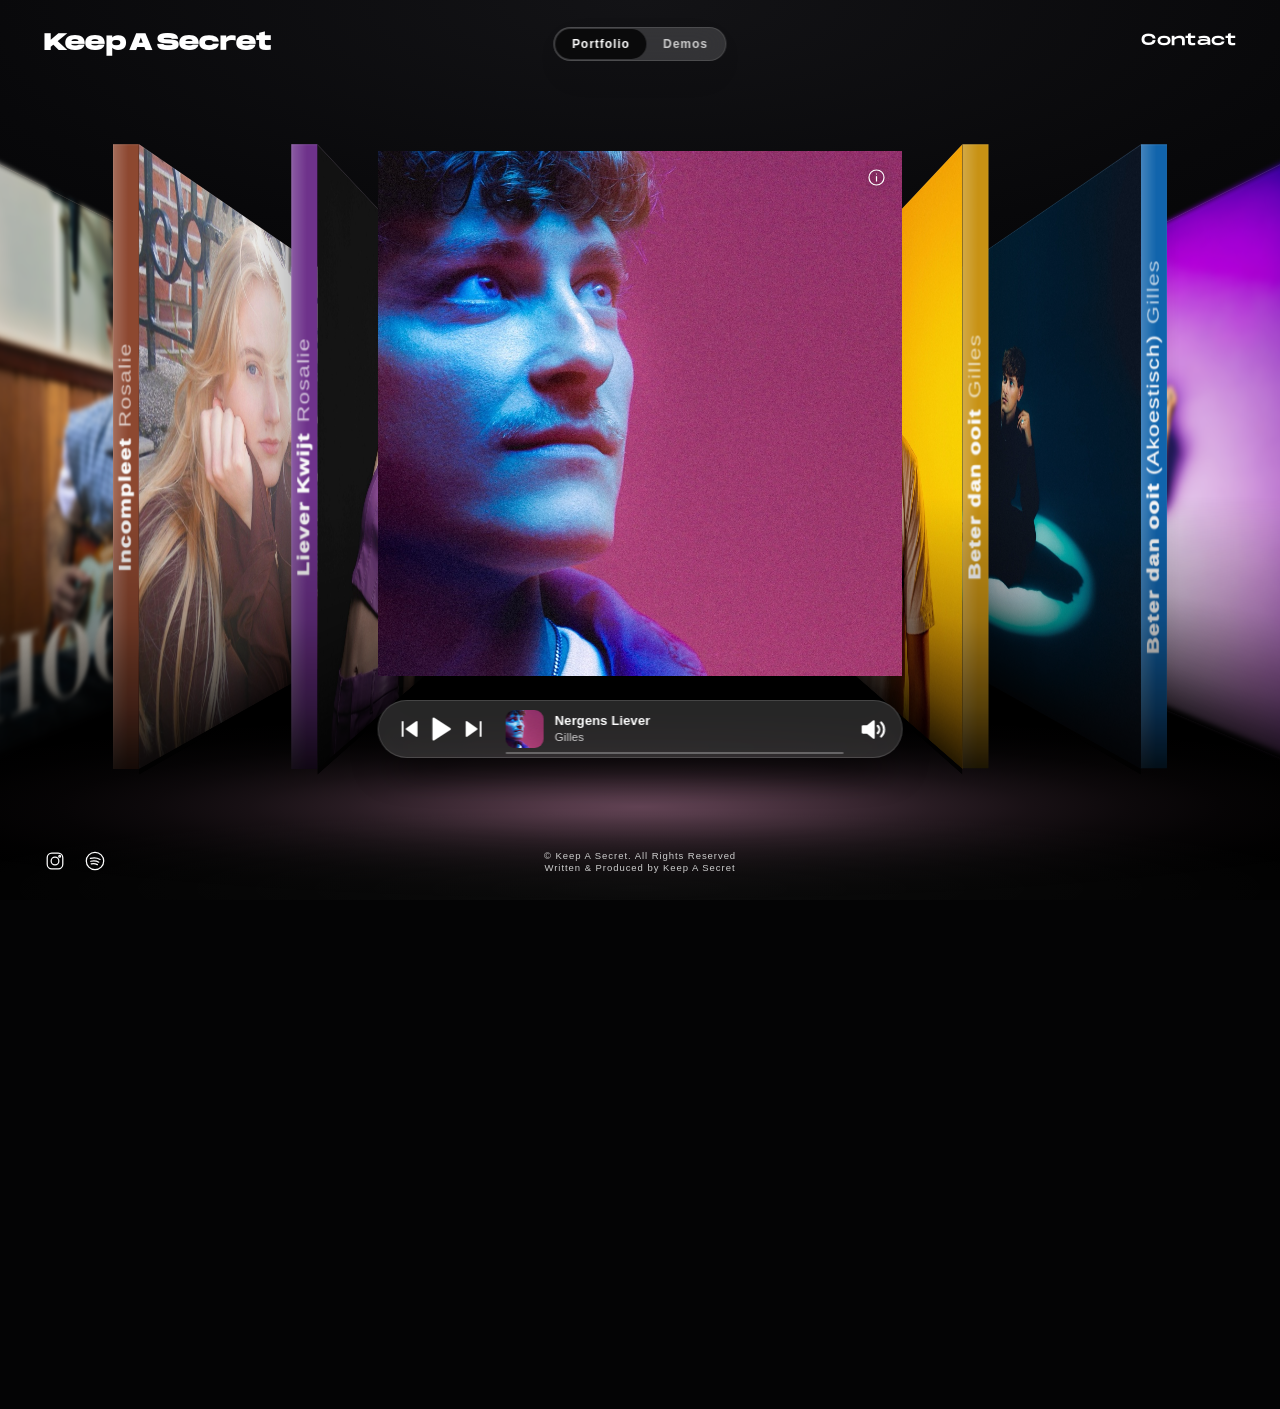
<file: index.html>
<!DOCTYPE html>
<html lang="en" class="pf-html">
<head>
<meta charset="utf-8">
<meta name="viewport" content="width=device-width, initial-scale=1, viewport-fit=cover">
<title>Keep A Secret — Portfolio</title>
<meta name="description" content="A private listening room. By invitation only.">
<meta name="robots" content="noindex, nofollow">
<meta name="theme-color" content="#08080a">

<!-- Link-preview cards only — the page above is noindex, so none of this
     is for search, only for how the bare link looks pasted into an email,
     Slack DM, or iMessage sent to an A&R. Deliberately keepasecret.nl,
     not demo-portal.keepasecret.nl — that's the one actually being sent
     out, CLAUDE.md's "primary URL to hand out" note notwithstanding. -->
<meta property="og:type" content="website">
<meta property="og:site_name" content="Keep A Secret">
<meta property="og:title" content="Keep A Secret — Demo Portal">
<meta property="og:description" content="A private listening room. By invitation only.">
<meta property="og:url" content="https://keepasecret.nl/">
<meta property="og:image" content="https://keepasecret.nl/img/og-preview.jpg">
<meta property="og:image:width" content="1000">
<meta property="og:image:height" content="1000">
<meta name="twitter:card" content="summary_large_image">
<meta name="twitter:title" content="Keep A Secret — Demo Portal">
<meta name="twitter:description" content="A private listening room. By invitation only.">
<meta name="twitter:image" content="https://keepasecret.nl/img/og-preview.jpg">

<script>
/* Which design this device gets: the shelf of covers (index.html) is for screens with a mouse; on a phone (a touch screen
   with a short side of 500px or less) the Portfolio is this player page instead. ?layout=phone or ?layout=desktop forces one. */
(function () {
  var f = /[?&]layout=(phone|desktop)/.exec(location.search);
  var phone = f ? f[1] === 'phone' : navigator.maxTouchPoints > 0 && Math.min(innerWidth, innerHeight) <= 500;
  if (phone) location.replace('player.html' + (f ? '?layout=' + f[1] : ''));
})();
</script>

<link rel="preload" as="font" type="font/otf" href="fonts/MonumentExtended-Ultrabold.otf" crossorigin>
<link rel="preload" as="font" type="font/otf" href="fonts/MonumentExtended-Regular.otf" crossorigin>
<link rel="stylesheet" href="css/styles.css">
<link rel="stylesheet" href="css/portfolio.css">
<script>
/* Keeps the lettering out of sight until Monument Extended is in, instead
   of flashing it in a fallback face first (see the note in demos.html). */
(function () {
  var d = document.documentElement, done = function () { d.classList.remove('fonts-wait'); };
  d.classList.add('fonts-wait');
  try {
    Promise.all([document.fonts.load('800 1em "Monument Extended"'), document.fonts.load('400 1em "Monument Extended"')]).then(done, done);
  } catch (e) { done(); }
  setTimeout(done, 1200);
})();
</script>
<!-- The demos page is one click away: fetch it quietly in the background so it is up the instant it's opened. -->
<link rel="prefetch" href="demos.html">
<link rel="prefetch" href="css/demos.css">
<link rel="prefetch" href="js/demos.js" as="script">
<script src="js/transition.js"></script>
<style>
/* the player bar stands under the middle cover (js/center-cd.js sets --np-top and --mid-k) and is as wide as that cover */
.np { bottom: auto; top: var(--np-top, 70vh);
  width: min(calc(var(--w) * var(--mid-k, 1)), calc(100vw - 2 * clamp(16px, 4vw, 48px))); }
.cd { cursor: pointer; }
/* each side stack is its own perspective box over the shelf's box (js/center-cd.js moves the covers into them), so it follows the pointer by itself */
.stack { position: absolute; inset: 0; z-index: 1; pointer-events: none;
  perspective: calc(var(--w) * 1.25);
  perspective-origin: calc(50% + var(--px, 0) * var(--sway, 2.6%)) calc(50% + var(--py, 0) * var(--sway-y, 1.3%)); }
.stack > .cd { pointer-events: auto; }
.floor .stack { z-index: 0; }
/* the middle cover is smaller than the others (--ms, set by center-cd.js): the cover scales about its own middle, its reflection about its hinge */
.cd__btn { scale: var(--ms, 1); transition: scale .6s cubic-bezier(.2, .75, .2, 1); }
.cd.no-tr .cd__btn { transition: none; }
.fl { translate: var(--x) var(--fy, 0px) var(--z, 0px); scale: var(--ms, 1); }
.cd, .fl { transition: translate .5s cubic-bezier(.3, .6, .2, 1), rotate .38s cubic-bezier(.45, 0, .25, 1), opacity .25s var(--ease), scale .42s ease; }   /* the covers that shift along */
.fl, .fl.is-front, .fl.is-entering { transition-property: translate, rotate, opacity, scale; }
.cd.is-mid { cursor: default; }
/* the cover that is chosen comes forward faster (turning to face you, sliding out and growing); everything else keeps its own speed:
   the covers that shift along and the one that goes back to its side use the shelf's normal timing, because that one has lost .is-front */
.cd, .fl { transition-property: translate, rotate, opacity, scale; }
/* The two covers that change places move as a pair: the one that goes back (.is-back) and the one that comes forward (.is-front) have exactly the same time and curve,
   starting together, so one is never ahead of the other (no empty middle, no overlap). The covers that shift along keep the shelf's own timing. */
.cd.is-back, .fl.is-back, .cd.is-front, .fl.is-front { transition: translate .42s cubic-bezier(.45, 0, .25, 1), rotate .42s cubic-bezier(.45, 0, .25, 1), opacity .25s var(--ease), scale .42s cubic-bezier(.45, 0, .25, 1); }
.cd.is-back .cd__btn, .cd.is-front .cd__btn { transition: scale .42s cubic-bezier(.45, 0, .25, 1); }
.cd.no-tr .cd__btn { transition: none; }
/* the cover that goes round the end of the row: out and in a bit faster than on the shelf */
.cd.is-entering { transition: translate .5s cubic-bezier(.1, .72, .15, 1), rotate .3s; }
.fl.is-entering { transition: translate .5s cubic-bezier(.1, .72, .15, 1), rotate .3s, opacity .25s var(--ease); }
.cd.is-fading .cd__face, .cd.is-fading .cd__edge, .cd.is-fading .cd__shade, .fl.is-fading .fl__glow, .fl.is-fading .fl__edge { transition: opacity .28s var(--ease) !important; }
.cd.is-entering .cd__shade, .fl.is-entering .fl__glow, .fl.is-entering .fl__edge, .cd.is-entering .cd__face, .cd.is-entering .cd__edge { transition: opacity .28s cubic-bezier(.4, 0, .6, 1) !important; }
/* fewer separate layers: the artwork, the spine and the reflection of the spine are no longer each kept in a layer of their own (the browser still makes one while one of them fades) */
.cd__face, .cd__edge, .fl__edge { will-change: auto; }
.art-info { position: fixed; z-index: 25; left: 0; top: 0; width: 32px; height: 32px; padding: 0;
  display: grid; place-items: center; cursor: pointer; background: none; border: 0;
  transition: opacity .3s ease; -webkit-tap-highlight-color: transparent; }
/* the same icon as the social links bottom left: a white ring with a white i in it, drawn in the same thin line */
.art-info svg { display: block; width: 19px; height: 19px; fill: none; stroke: #fff; stroke-width: 1.5; stroke-linecap: round;
  transition: stroke .4s var(--ease); filter: drop-shadow(0 0 4px rgba(0, 0, 0, .55)); }
.art-info:hover svg { stroke: #8c8c8c; }
.art-info.is-away, html.is-focused .art-info { opacity: 0; pointer-events: none; }
.art-info:focus { outline: none; }
/* while the credits are open the page's own header goes quiet, so it does not show through the dark under the Back button */
.pf__bar { transition: opacity .3s ease; }
html.is-focused .pf__bar { opacity: 0; }
/* the two stacks are a touch darker than the middle cover, so the middle one stands out (but with their colour, not washed out) */
.cd:not(.is-mid) .cd__face { filter: saturate(1) brightness(.98); }
.cd:not(.is-mid) .cd__edge { filter: saturate(1) brightness(calc((1 + var(--mag, 0) * .22) * .98)); }
.cd.is-rim:not(.is-mid) .cd__face { filter: blur(calc(max(2px, var(--w) * .0055) * (1 - var(--mag, 0)))) saturate(1) brightness(.98); }
.cd__face, .cd__edge { transition: filter .4s ease; }
/* the covers in the stacks fade into the dark at their foot (no hard bottom edge, so they stand in the room rather than hang in the light) (the artwork's own shade, and the spine) */
.cd--l:not(.is-mid) .cd__shade { background: linear-gradient(to top, rgba(0, 0, 0, .86), rgba(0, 0, 0, .56) 10%, rgba(0, 0, 0, .24) 24%, rgba(0, 0, 0, 0) 44%), linear-gradient(to right, rgba(0, 0, 0, 0) 34%, rgba(0, 0, 0, .3) 68%, rgba(0, 0, 0, .78) 100%); }
.cd--r:not(.is-mid) .cd__shade { background: linear-gradient(to top, rgba(0, 0, 0, .86), rgba(0, 0, 0, .56) 10%, rgba(0, 0, 0, .24) 24%, rgba(0, 0, 0, 0) 44%), linear-gradient(to left, rgba(0, 0, 0, 0) 34%, rgba(0, 0, 0, .3) 68%, rgba(0, 0, 0, .78) 100%); }
/* the thin dark-coloured line the sleeve draws just outside its foot and spine would stay as a bright outline where the cover itself fades into the dark: only the lit top / inner lines stay */
.cd--l:not(.is-mid) .cd__shade, .cd--r:not(.is-mid) .cd__shade { box-shadow: inset 0 1px 0 var(--edge-lite); }
.cd--l:not(.is-mid) .cd__edge { box-shadow: inset 1px 0 0 var(--edge-lite), inset 0 1px 0 var(--edge-lite); }
.cd--r:not(.is-mid) .cd__edge { box-shadow: inset -1px 0 0 var(--edge-lite), inset 0 1px 0 var(--edge-lite); }
/* the shading reaches a little past the artwork's foot: the outer covers' artwork is blurred, and its blurred rim (and, where the two meet at a slant, its last pixel row) would otherwise show as a thin bright line below the fade */
.cd:not(.is-mid) .cd__shade { inset: 0 0 -6px 0; }
.cd:not(.is-mid) .cd__edge::after { content: ''; position: absolute; inset: 0; pointer-events: none; background: linear-gradient(to top, rgba(0, 0, 0, .86), rgba(0, 0, 0, .56) 10%, rgba(0, 0, 0, .24) 24%, rgba(0, 0, 0, 0) 44%); }
/* The light and the reflection on the floor under a stack cover are only there while it is lifted (--mag, 0 → 1 under the pointer); at rest nothing glows under it.
   The reflection of the spine also stands in line with the spine itself: it sat about one thickness too far back, which slid it towards the middle of the page. */
.fl:not(.is-front) .fl__glow { opacity: calc(var(--mag, 0) * .6); }
.fl:not(.is-front) .fl__edge { opacity: calc(var(--mag, 0) * .85); }
.fl.cd--l .fl__edge { translate: calc(var(--t) * -1.2) calc(var(--mag, 0) * var(--w) * .1); }
.fl.cd--r .fl__edge { translate: calc(var(--t) * 1.2) calc(var(--mag, 0) * var(--w) * .1); }
/* the middle cover's light on the floor, under the player bar (js/center-cd.js); its own pool in the floor is off */
.fl.is-front .fl__glow { opacity: 0 !important; }
.mid-light { position: fixed; inset: 0; z-index: 0; pointer-events: none; opacity: 0;
  transform: translateX(var(--gx, 0px)); transition: opacity .5s var(--ease), transform .6s cubic-bezier(.2, .75, .2, 1); }
.mid-light.is-on { opacity: 1; }
.mid-glow { position: absolute; left: 50%; top: calc(var(--np-top, 70vh) + 29px + 78px); width: var(--gw, 600px); height: 190px;
  transform: translate(-50%, -50%); border-radius: 50%;
  /* a smooth many-stop gradient instead of a blur filter: the same soft look, without the cost of blurring a large area on every change */
  background: radial-gradient(closest-side, hsl(var(--h) calc(var(--s) * .6%) 60% / 0.54), hsl(var(--h) calc(var(--s) * .6%) 60% / 0.47) 10%, hsl(var(--h) calc(var(--s) * .6%) 60% / 0.34) 24%, hsl(var(--h) calc(var(--s) * .6%) 60% / 0.22) 36%, hsl(var(--h) calc(var(--s) * .6%) 60% / 0.13) 48%, hsl(var(--h) calc(var(--s) * .6%) 60% / 0.07) 60%, hsl(var(--h) calc(var(--s) * .6%) 60% / 0.03) 72%, hsl(var(--h) calc(var(--s) * .6%) 60% / 0.008) 86%, hsl(var(--h) calc(var(--s) * .6%) 60% / 0) 100%); }
/* The volume. Pressing the speaker slides it, smoothly, left to where the artwork's thumbnail stands (--vdx, set by the script), while the artwork,
   title and artist blur away exactly as they do when the times come up (.is-time); behind the speaker a volume line is drawn out
   that it leaves behind: its left end keeps pace with the speaker (same time, same curve), its right end stays where the speaker was. */
.np { --vt: .62s; --vc: cubic-bezier(.3, .6, .2, 1); }
.np__btn--vol { z-index: 2; translate: 0 0; transition: translate var(--vt) var(--vc), transform .3s var(--ease), opacity .3s var(--ease); }
.np.is-vol .np__btn--vol { translate: calc(var(--vdx, 0px) * -1) 0; }
/* the artwork, title and artist in the bar give way — a bit more blurred and a touch fainter than the stylesheet's .75 / 3.5px — while the times (timeline) or the volume line come up */
.np.is-time .np__who, .np.is-vol .np__who { opacity: .6; filter: blur(5.5px); pointer-events: none; transition: opacity var(--tm) var(--tm-out), filter var(--tm) var(--tm-out); }
.np.is-vol .np__scrub { opacity: 0; pointer-events: none; transition: opacity var(--tm) var(--tm-out); }
.np .np__vol .np__flyout {
  position: absolute; left: auto; bottom: auto; right: 19px; top: 50%;
  width: calc(var(--vdx, 0px) - 19px); height: 30px; margin-top: -15px;
  display: block; border-radius: 0; background: none; box-shadow: none;
  -webkit-backdrop-filter: none; backdrop-filter: none;
  opacity: 1; visibility: visible;
  transform: scaleX(0); transform-origin: 100% 50%;
  pointer-events: none;
  transition: transform var(--vt) var(--vc);
}
.np.is-vol .np__vol .np__flyout { transform: scaleX(1); pointer-events: auto; }
.np .np__vtrack { position: absolute; inset: 0; width: auto; height: auto; display: block; }
.np .np__vtrack::before { top: 50%; bottom: auto; left: 0; right: 0; width: auto; height: 9px; margin: -4.5px 0 0; }
.np .np__vfill { left: 0; bottom: auto; top: 50%; width: 40%; height: 9px; margin: -4.5px 0 0; }
@media (prefers-reduced-motion: reduce) { .np { --vt: .01s; } }
</style>
</head>
<body class="page-pf">

<header class="pf__bar">
  <div class="wordmark">
    <span class="wordmark__main">Keep A Secret</span>
  </div>
  <nav class="topbar__links">
    <a class="tag" href="contact.html">Contact</a>
  </nav>
</header>

<nav class="seg" data-seg aria-label="Pages">
  <span class="seg__thumb" aria-hidden="true"></span>
  <a class="seg__btn" href="index.html" aria-current="page">Portfolio</a>
  <a class="seg__btn" href="demos.html">Demos</a>
</nav>

<main class="pf" data-pf>
  <h1 class="pf__title">Portfolio</h1>
  <div class="floor" data-floor aria-hidden="true"></div>
  <div class="shelf" data-shelf role="list"></div>
  <!-- bottom left, level with the credit line: Instagram and the Spotify playlist
       (hrefs set from CONFIG.instagram / CONFIG.spotify by js/portfolio.js) -->
  <div class="socials">
    <a data-instagram href="#" target="_blank" rel="noopener noreferrer" aria-label="Instagram" hidden>
      <svg viewBox="0 0 24 24" aria-hidden="true">
        <rect x="3.5" y="3.5" width="17" height="17" rx="5"/>
        <circle cx="12" cy="12" r="4.2"/>
        <circle cx="17.1" cy="6.9" r="1"/>
      </svg>
    </a>
    <a data-spotify-playlist href="#" target="_blank" rel="noopener noreferrer" aria-label="Spotify playlist" hidden>
      <svg viewBox="0 0 24 24" aria-hidden="true">
        <circle cx="12" cy="12" r="9.5"/>
        <path d="M6.9 9.2c3.6-1 7.6-.7 10.6 1.1M7.4 12.3c3-.8 6.2-.5 8.7 1M7.9 15.2c2.4-.6 4.7-.3 6.7.8"/>
      </svg>
    </a>
  </div>

  <footer class="pf__foot">
    <p>&copy; Keep A Secret. All Rights Reserved</p>
    <p>Written &amp; Produced by Keep A Secret</p>
  </footer>
</main>

<!-- ══════════ THE CREDITS ══════════
     Opened by a click on the big cover in the middle, or on the small artwork in the player bar (js/center.js, Focus). -->
<div class="focus" data-focus hidden>
  <div class="focus__veil" data-veil></div>

  <div class="focus__stage" data-stage>
    <div class="focus__card" data-card><img data-card-img alt=""></div>
  </div>

  <section class="focus__info" data-info>
    <h2 class="focus__title" data-title></h2>
    <p class="focus__artist" data-artist></p>
    <p class="focus__line" data-year hidden></p>
    <p class="focus__note" data-note hidden></p>

    <div class="focus__credits" data-credits hidden></div>
    <div class="focus__links" data-links></div>
    <p class="focus__credit" data-credit-line>Written &amp; Produced by Keep A Secret</p>
  </section>

  <!-- small streaming icons, bottom right: they go to the track's own link when
       CONFIG.portfolio gives one (spotify / apple), otherwise to a search for it -->
  <div class="focus__stream">
    <a class="focus__svc" data-spotify target="_blank" rel="noopener noreferrer" aria-label="Listen on Spotify" title="Spotify">
      <svg viewBox="0 0 24 24" aria-hidden="true"><circle cx="12" cy="12" r="11" fill="currentColor"/><path d="M5.9 9.1c4.3-1.2 9-.8 12.6 1.4M6.5 12.4c3.6-.9 7.3-.6 10.3 1.2M7.1 15.5c2.9-.7 5.7-.4 8.1.9" fill="none" stroke="#060607" stroke-width="1.8" stroke-linecap="round"/></svg>
    </a>
    <a class="focus__svc" data-apple target="_blank" rel="noopener noreferrer" aria-label="Listen on Apple Music" title="Apple Music">
      <svg viewBox="0 0 24 24" aria-hidden="true"><rect x="1" y="1" width="22" height="22" rx="5.5" fill="currentColor"/><path d="M9.1 17.3a2.1 2.1 0 1 1-1.3-1.9V8.4a.9.9 0 0 1 .7-.9l6.6-1.4a.9.9 0 0 1 1.1.9v8.4a2.1 2.1 0 1 1-1.3-1.9V8.6l-5.1 1.1z" fill="#060607"/></svg>
    </a>
  </div>

  <button class="focus__close" data-close type="button" aria-label="Back to the shelf">Back</button>
</div>

<button class="art-info" data-art-info type="button" aria-label="Credits">
  <svg viewBox="0 0 24 24" aria-hidden="true"><circle cx="12" cy="12" r="9.5"/><path d="M12 11v5.4M12 7.6h.01"/></svg>
</button>

<div class="np" data-np role="region" aria-label="Now playing">
  <div class="np__ctrl">
    <button class="np__btn" data-np-prev type="button" aria-label="Previous">
      <svg viewBox="0 0 24 24" aria-hidden="true"><path d="M18 6 9.5 12 18 18Z"/><path d="M6 6v12"/></svg>
    </button>
    <button class="np__btn np__btn--play" data-np-play type="button" aria-label="Play">
      <svg class="i-play" viewBox="0 0 24 24" aria-hidden="true"><path d="M9 5.5 19 12 9 18.5Z"/></svg>
      <svg class="i-pause" viewBox="0 0 24 24" aria-hidden="true"><rect x="5.5" y="5" width="5" height="14" rx="1.5"/><rect x="13.5" y="5" width="5" height="14" rx="1.5"/></svg>
    </button>
    <button class="np__btn" data-np-next type="button" aria-label="Next">
      <svg viewBox="0 0 24 24" aria-hidden="true"><path d="M6 6 14.5 12 6 18Z"/><path d="M18 6v12"/></svg>
    </button>
  </div>
  <div class="np__mid" data-np-mid>
    <button class="np__who" data-np-open type="button" aria-label="Show credits">
      <img class="np__art" data-np-art alt="">
      <span class="np__text"><b data-np-title></b><span data-np-artist></span></span>
    </button>
    <!-- hover the hairline for half a second and the artwork and title give way to the times
         (centred on the bar) with a timeline under them; leave and it sinks away again, fast -->
    <div class="np__time" aria-hidden="true">
      <span class="np__tl"><span class="np__t" data-np-elapsed>0:00</span><span class="np__t" data-np-total>0:00</span></span>
      <div class="np__tscrub" data-np-tscrub>
        <div class="np__ttrack"><div class="np__tfill" data-np-tfill></div></div>
      </div>
    </div>
    <div class="np__scrub" data-np-scrub role="slider" tabindex="0" aria-label="Seek"
         aria-valuemin="0" aria-valuemax="100" aria-valuenow="0">
      <div class="np__track"><div class="np__fill" data-np-fill></div></div>
    </div>
  </div>
  <div class="np__vol">
    <button class="np__btn np__btn--vol" data-np-vol type="button" aria-label="Volume" aria-expanded="false">
      <svg viewBox="0 0 24 24" aria-hidden="true">
        <path class="i-body" d="M4 9.6v4.8h3.6L12.4 18.4V5.6L7.6 9.6Z"/>
        <path class="i-wave" d="M15.6 9.2a4 4 0 0 1 0 5.6M18.2 6.6a7.6 7.6 0 0 1 0 10.8"/>
        <path class="i-mute" d="M15.6 9.6l5 4.8M20.6 9.6l-5 4.8"/>
      </svg>
    </button>
    <div class="np__flyout" data-np-flyout>
      <div class="np__vtrack" data-np-vtrack role="slider" tabindex="0" aria-label="Volume" aria-orientation="horizontal"
           aria-valuemin="0" aria-valuemax="100" aria-valuenow="40">
        <div class="np__vfill" data-np-vfill></div>
      </div>
    </div>
  </div>
</div>

<audio data-np-audio preload="none"></audio>

<script src="js/config.js"></script>
<script src="js/nav.js"></script>
<script src="js/center.js"></script>
</body>
</html>
</file>
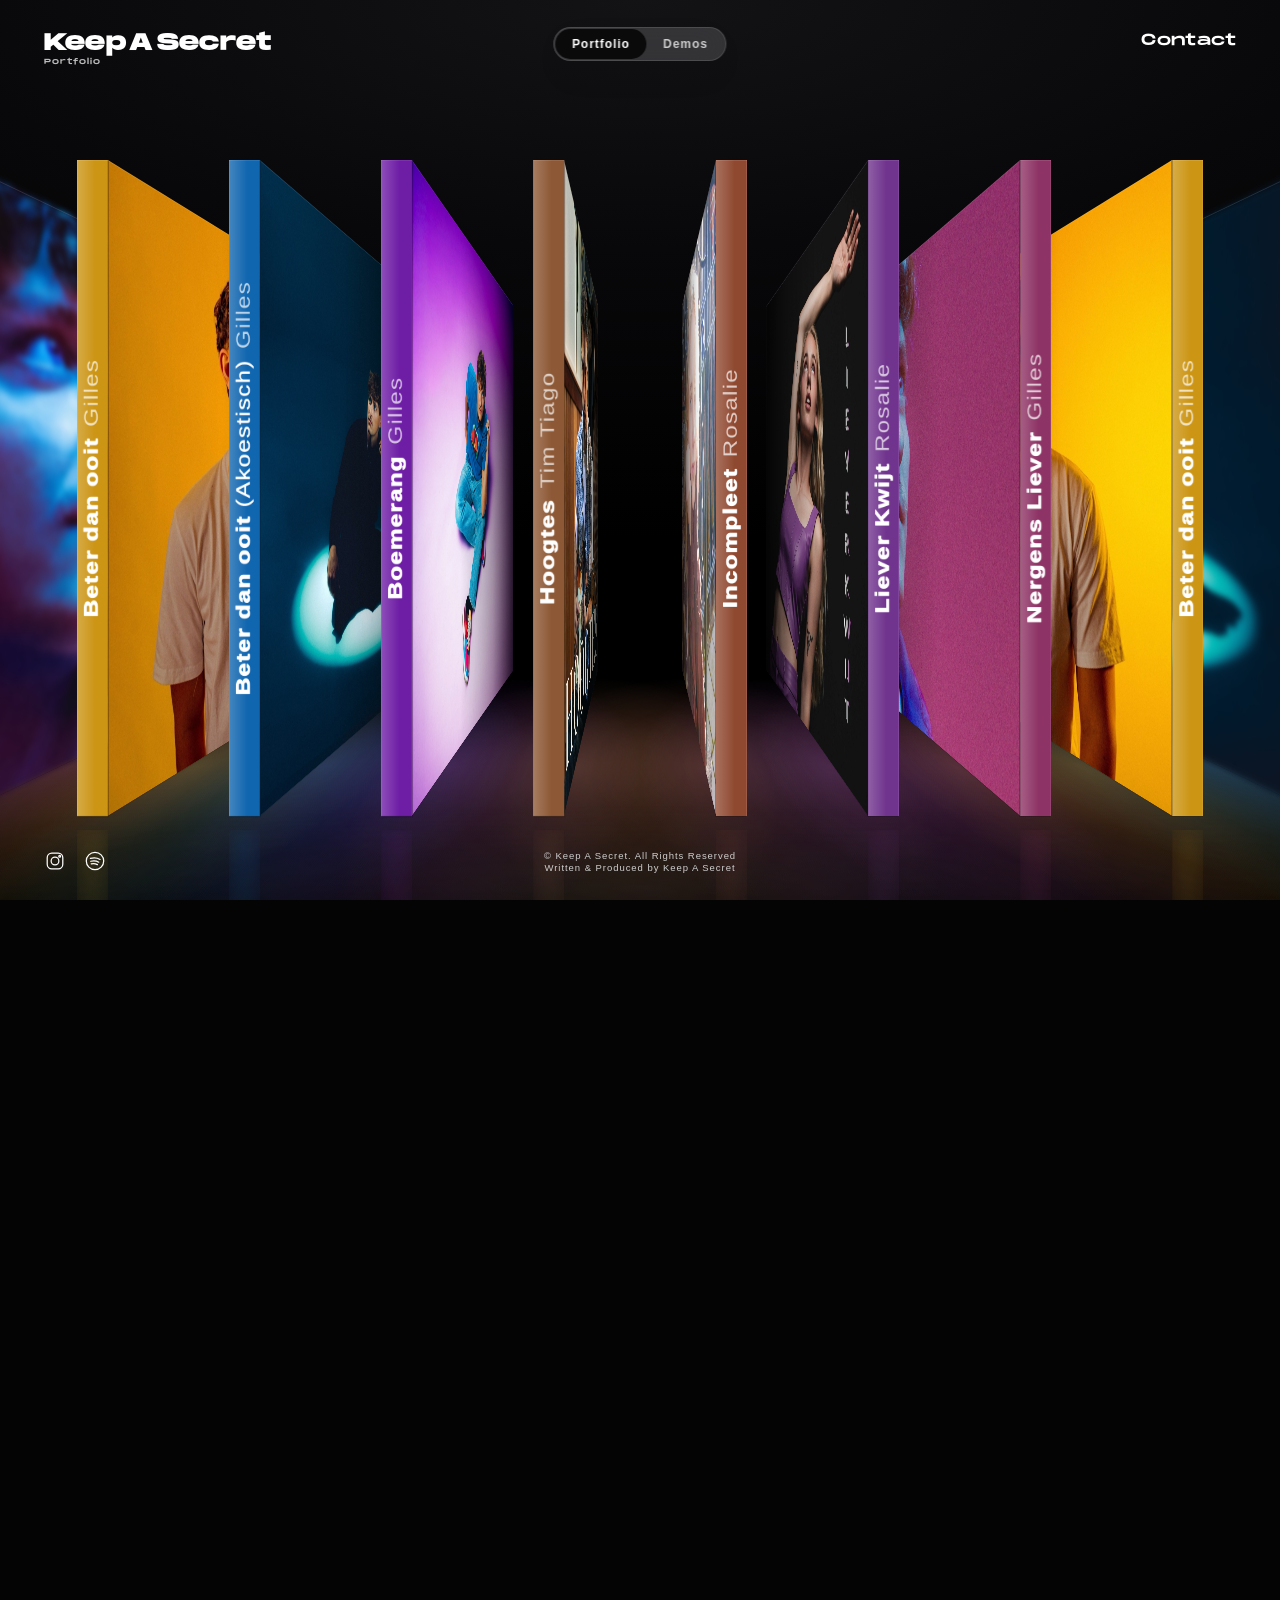
<file: archive/shelf/index.html>
<!DOCTYPE html>
<html lang="en" class="pf-html">
<head>
<!-- ARCHIVE: the shelf page as it was. <base> makes every asset path (css/, js/, img/, audio/, even the ones set from js/config.js) resolve from the site's root, so it runs from here unchanged. -->
<base href="../../">
<meta charset="utf-8">
<meta name="viewport" content="width=device-width, initial-scale=1, viewport-fit=cover">
<title>Keep A Secret — Portfolio</title>
<meta name="description" content="A private listening room. By invitation only.">
<meta name="robots" content="noindex, nofollow">
<meta name="theme-color" content="#08080a">

<!-- Link-preview cards only — the page above is noindex, so none of this
     is for search, only for how the bare link looks pasted into an email,
     Slack DM, or iMessage sent to an A&R. Deliberately keepasecret.nl,
     not demo-portal.keepasecret.nl — that's the one actually being sent
     out, CLAUDE.md's "primary URL to hand out" note notwithstanding. -->
<meta property="og:type" content="website">
<meta property="og:site_name" content="Keep A Secret">
<meta property="og:title" content="Keep A Secret — Demo Portal">
<meta property="og:description" content="A private listening room. By invitation only.">
<meta property="og:url" content="https://keepasecret.nl/">
<meta property="og:image" content="https://keepasecret.nl/img/og-preview.jpg">
<meta property="og:image:width" content="1000">
<meta property="og:image:height" content="1000">
<meta name="twitter:card" content="summary_large_image">
<meta name="twitter:title" content="Keep A Secret — Demo Portal">
<meta name="twitter:description" content="A private listening room. By invitation only.">
<meta name="twitter:image" content="https://keepasecret.nl/img/og-preview.jpg">

<script>
/* Which design this device gets: the shelf of covers (index.html) is for screens with a mouse; on a phone (a touch screen
   with a short side of 500px or less) the Portfolio is this player page instead. ?layout=phone or ?layout=desktop forces one. */
(function () {
  var f = /[?&]layout=(phone|desktop)/.exec(location.search);
  var phone = f ? f[1] === 'phone' : navigator.maxTouchPoints > 0 && Math.min(innerWidth, innerHeight) <= 500;
  if (phone) location.replace('player.html' + (f ? '?layout=' + f[1] : ''));
})();
</script>

<link rel="preload" as="font" type="font/otf" href="fonts/MonumentExtended-Ultrabold.otf" crossorigin>
<link rel="preload" as="font" type="font/otf" href="fonts/MonumentExtended-Regular.otf" crossorigin>
<link rel="stylesheet" href="css/styles.css">
<link rel="stylesheet" href="css/portfolio.css">
<script>
/* Keeps the lettering out of sight until Monument Extended is in, instead
   of flashing it in a fallback face first (see the note in demos.html). */
(function () {
  var d = document.documentElement, done = function () { d.classList.remove('fonts-wait'); };
  d.classList.add('fonts-wait');
  try {
    Promise.all([document.fonts.load('800 1em "Monument Extended"'), document.fonts.load('400 1em "Monument Extended"')]).then(done, done);
  } catch (e) { done(); }
  setTimeout(done, 1200);
})();
</script>
<!-- The demos page is one click away: fetch it quietly in the background so it is up the instant it's opened. -->
<link rel="prefetch" href="demos.html">
<link rel="prefetch" href="css/demos.css">
<link rel="prefetch" href="js/demos.js" as="script">
<script src="js/transition.js"></script>
</head>
<body class="page-pf">

<header class="pf__bar">
  <div class="wordmark">
    <span class="wordmark__main">Keep A Secret</span>
    <span class="wordmark__sub">Portfolio</span>
  </div>
  <nav class="topbar__links">
    <a class="tag" href="contact.html">Contact</a>
  </nav>
</header>

<!-- the way between the pages: the slider sits under the one you are on (js/nav.js). -->
<nav class="seg" data-seg aria-label="Pages">
  <span class="seg__thumb" aria-hidden="true"></span>
  <a class="seg__btn" href="index.html" aria-current="page">Portfolio</a>
  <a class="seg__btn" href="demos.html">Demos</a>
</nav>

<main class="pf" data-pf>
  <h1 class="pf__title" data-pf-heading>Portfolio</h1>

  <!-- one cover per track, built from CONFIG.portfolio.tracks -->
  <div class="floor" data-floor aria-hidden="true"></div>
  <ol class="shelf" data-shelf></ol>

  <!-- bottom left, level with the credit line: Instagram and the Spotify playlist
       (hrefs set from CONFIG.instagram / CONFIG.spotify by js/portfolio.js) -->
  <div class="socials">
    <a data-instagram href="#" target="_blank" rel="noopener noreferrer" aria-label="Instagram" hidden>
      <svg viewBox="0 0 24 24" aria-hidden="true">
        <rect x="3.5" y="3.5" width="17" height="17" rx="5"/>
        <circle cx="12" cy="12" r="4.2"/>
        <circle cx="17.1" cy="6.9" r="1"/>
      </svg>
    </a>
    <a data-spotify-playlist href="#" target="_blank" rel="noopener noreferrer" aria-label="Spotify playlist" hidden>
      <svg viewBox="0 0 24 24" aria-hidden="true">
        <circle cx="12" cy="12" r="9.5"/>
        <path d="M6.9 9.2c3.6-1 7.6-.7 10.6 1.1M7.4 12.3c3-.8 6.2-.5 8.7 1M7.9 15.2c2.4-.6 4.7-.3 6.7.8"/>
      </svg>
    </a>
  </div>

  <footer class="pf__foot">
    <p>&copy; Keep A Secret. All Rights Reserved</p>
    <p>Written &amp; Produced by Keep A Secret</p>
  </footer>
</main>

<!-- ══════════ A COVER PULLED OUT OF THE SHELF ══════════
     Opened by js/portfolio.js: the cover slides out of the stack and turns
     to face you, the shelf dims behind it, and its details come in on the
     right. -->
<div class="focus" data-focus hidden>
  <div class="focus__veil" data-veil></div>

  <div class="focus__stage" data-stage>
    <div class="focus__card" data-card><img data-card-img alt=""></div>
  </div>

  <section class="focus__info" data-info>
    <h2 class="focus__title" data-title></h2>
    <p class="focus__artist" data-artist></p>
    <p class="focus__line" data-year hidden></p>
    <p class="focus__note" data-note hidden></p>

    <div class="focus__player" data-player hidden>
      <button class="focus__play" data-play type="button" aria-label="Play">
        <svg class="i-play" viewBox="0 0 24 24" aria-hidden="true"><path d="M9 5.5 19 12 9 18.5Z"/></svg>
        <svg class="i-pause" viewBox="0 0 24 24" aria-hidden="true"><rect x="5.5" y="5" width="5" height="14" rx="1.5"/><rect x="13.5" y="5" width="5" height="14" rx="1.5"/></svg>
      </button>
      <div class="focus__scrub" data-scrub role="slider" tabindex="0" aria-label="Seek"
           aria-valuemin="0" aria-valuemax="100" aria-valuenow="0">
        <div class="focus__track"><div class="focus__fill" data-fill></div></div>
      </div>
      <span class="focus__time" data-time>0:00</span>
    </div>

    <div class="focus__credits" data-credits hidden></div>
    <div class="focus__links" data-links></div>
    <p class="focus__credit" data-credit-line>Written &amp; Produced by Keep A Secret</p>
  </section>

  <!-- small streaming icons, bottom right: they go to the track's own link when
       CONFIG.portfolio gives one (spotify / apple), otherwise to a search for it -->
  <div class="focus__stream">
    <a class="focus__svc" data-spotify target="_blank" rel="noopener noreferrer" aria-label="Listen on Spotify" title="Spotify">
      <svg viewBox="0 0 24 24" aria-hidden="true"><circle cx="12" cy="12" r="11" fill="currentColor"/><path d="M5.9 9.1c4.3-1.2 9-.8 12.6 1.4M6.5 12.4c3.6-.9 7.3-.6 10.3 1.2M7.1 15.5c2.9-.7 5.7-.4 8.1.9" fill="none" stroke="#060607" stroke-width="1.8" stroke-linecap="round"/></svg>
    </a>
    <a class="focus__svc" data-apple target="_blank" rel="noopener noreferrer" aria-label="Listen on Apple Music" title="Apple Music">
      <svg viewBox="0 0 24 24" aria-hidden="true"><rect x="1" y="1" width="22" height="22" rx="5.5" fill="currentColor"/><path d="M9.1 17.3a2.1 2.1 0 1 1-1.3-1.9V8.4a.9.9 0 0 1 .7-.9l6.6-1.4a.9.9 0 0 1 1.1.9v8.4a2.1 2.1 0 1 1-1.3-1.9V8.6l-5.1 1.1z" fill="#060607"/></svg>
    </a>
  </div>

  <button class="focus__close" data-close type="button" aria-label="Back to the shelf">Back</button>
  <button class="focus__nav focus__nav--prev" data-prev type="button" aria-label="Previous">
    <svg viewBox="0 0 24 24" aria-hidden="true"><path d="M15 5 8 12l7 7"/></svg>
  </button>
  <button class="focus__nav focus__nav--next" data-next type="button" aria-label="Next">
    <svg viewBox="0 0 24 24" aria-hidden="true"><path d="M9 5l7 7-7 7"/></svg>
  </button>
</div>

<!-- ══════════ NOW PLAYING ══════════
     A glass bar over the foot of the shelf, Apple Music style: the track's
     artwork, title and artist, previous / play / next, and a thin timeline
     along its bottom edge. Runs js/portfolio.js's NowPlaying, over the tracks
     in CONFIG.portfolio that have audio. -->
<div class="np" data-np role="region" aria-label="Now playing">
  <div class="np__ctrl">
    <button class="np__btn" data-np-prev type="button" aria-label="Previous">
      <svg viewBox="0 0 24 24" aria-hidden="true"><path d="M18 6 9.5 12 18 18Z"/><path d="M6 6v12"/></svg>
    </button>
    <button class="np__btn np__btn--play" data-np-play type="button" aria-label="Play">
      <svg class="i-play" viewBox="0 0 24 24" aria-hidden="true"><path d="M9 5.5 19 12 9 18.5Z"/></svg>
      <svg class="i-pause" viewBox="0 0 24 24" aria-hidden="true"><rect x="5.5" y="5" width="5" height="14" rx="1.5"/><rect x="13.5" y="5" width="5" height="14" rx="1.5"/></svg>
    </button>
    <button class="np__btn" data-np-next type="button" aria-label="Next">
      <svg viewBox="0 0 24 24" aria-hidden="true"><path d="M6 6 14.5 12 6 18Z"/><path d="M18 6v12"/></svg>
    </button>
  </div>
  <div class="np__mid" data-np-mid>
    <button class="np__who" data-np-open type="button" aria-label="Show credits">
      <img class="np__art" data-np-art alt="">
      <span class="np__text"><b data-np-title></b><span data-np-artist></span></span>
    </button>
    <!-- hover the hairline for half a second and the artwork and title give way to the times
         (centred on the bar) with a timeline under them; leave and it sinks away again, fast -->
    <div class="np__time" aria-hidden="true">
      <span class="np__tl"><span class="np__t" data-np-elapsed>0:00</span><span class="np__t" data-np-total>0:00</span></span>
      <div class="np__tscrub" data-np-tscrub>
        <div class="np__ttrack"><div class="np__tfill" data-np-tfill></div></div>
      </div>
    </div>
    <div class="np__scrub" data-np-scrub role="slider" tabindex="0" aria-label="Seek"
         aria-valuemin="0" aria-valuemax="100" aria-valuenow="0">
      <div class="np__track"><div class="np__fill" data-np-fill></div></div>
    </div>
  </div>
  <div class="np__vol">
    <button class="np__btn np__btn--vol" data-np-vol type="button" aria-label="Volume" aria-expanded="false">
      <svg viewBox="0 0 24 24" aria-hidden="true">
        <path class="i-body" d="M4 9.6v4.8h3.6L12.4 18.4V5.6L7.6 9.6Z"/>
        <path class="i-wave" d="M15.6 9.2a4 4 0 0 1 0 5.6M18.2 6.6a7.6 7.6 0 0 1 0 10.8"/>
        <path class="i-mute" d="M15.6 9.6l5 4.8M20.6 9.6l-5 4.8"/>
      </svg>
    </button>
    <div class="np__flyout" data-np-flyout>
      <div class="np__vtrack" data-np-vtrack role="slider" tabindex="0" aria-label="Volume" aria-orientation="vertical"
           aria-valuemin="0" aria-valuemax="100" aria-valuenow="40">
        <div class="np__vfill" data-np-vfill></div>
      </div>
    </div>
  </div>
</div>

<audio data-audio preload="none"></audio>
<audio data-np-audio preload="none"></audio>

<script src="js/config.js"></script>
<script src="js/nav.js"></script>
<script src="js/portfolio.js"></script>
</body>
</html>
</file>
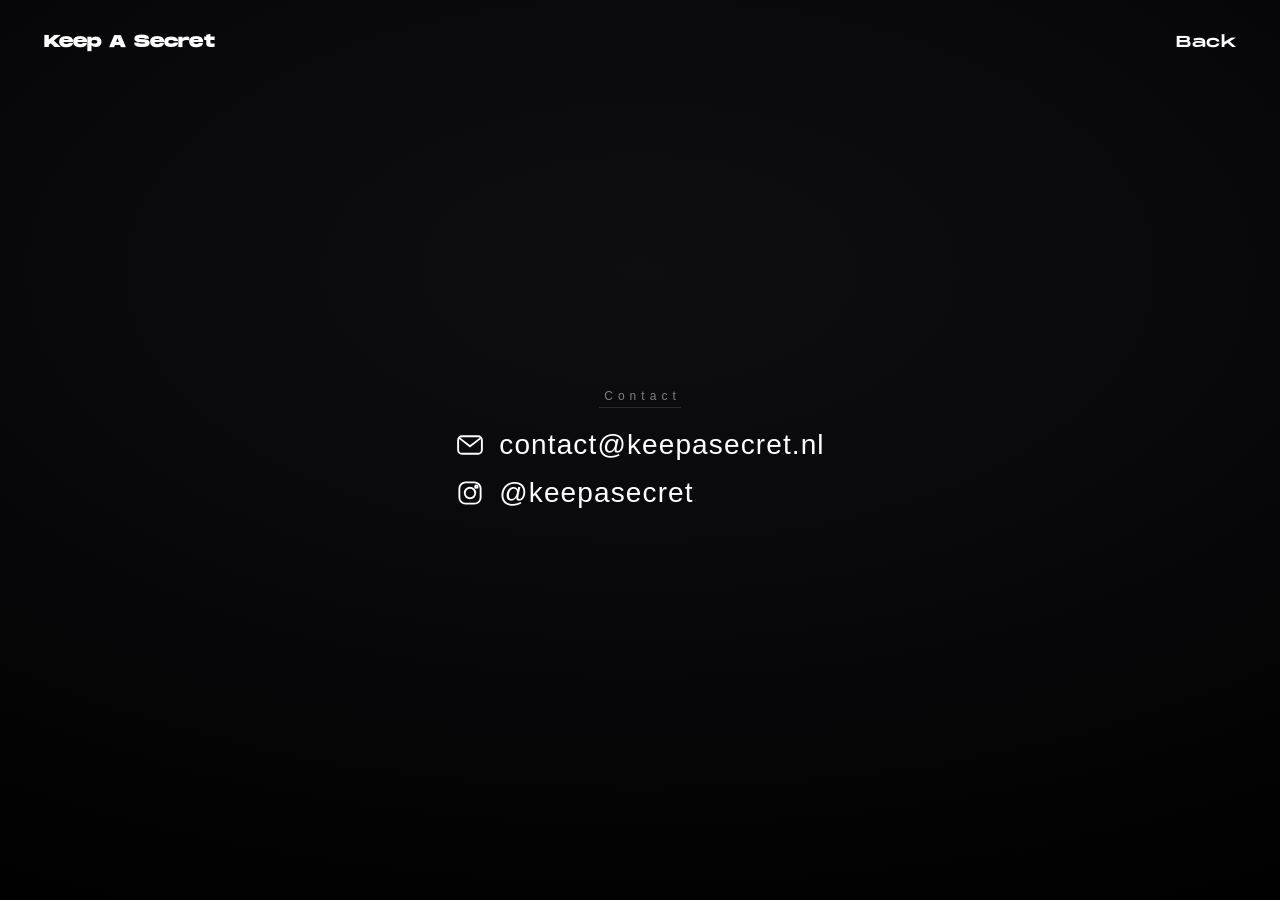
<file: contact.html>
<!DOCTYPE html>
<html lang="en">
<head>
<meta charset="utf-8">
<meta name="viewport" content="width=device-width, initial-scale=1, viewport-fit=cover">
<title>Contact — Keep A Secret</title>
<meta name="description" content="Get in touch with Keep A Secret.">
<meta name="robots" content="noindex, nofollow">
<meta name="theme-color" content="#08080a">
<link rel="preload" as="font" type="font/otf" href="fonts/MonumentExtended-Ultrabold.otf" crossorigin>
<link rel="preload" as="font" type="font/otf" href="fonts/MonumentExtended-Regular.otf" crossorigin>
<link rel="stylesheet" href="css/styles.css">
<script src="js/transition.js"></script>
</head>
<body class="page-contact">

<header class="contact__bar">
  <a class="contact__mark" href="index.html">Keep A Secret</a>
  <a class="contact__back" href="index.html">Back</a>
</header>

<main class="contact">
  <div class="contact__inner">
    <p class="contact__eyebrow">Contact</p>
    <div class="contact__rows">
      <a class="contact__mail" href="mailto:contact@keepasecret.nl">
        <svg class="contact__row-icon" viewBox="0 0 24 24" aria-hidden="true">
          <rect x="2.5" y="5" width="19" height="14" rx="3"/>
          <path d="M3.5 6.5 12 13 20.5 6.5" fill="none"/>
        </svg>
        contact@keepasecret.nl
      </a>
      <a class="contact__social" href="https://www.instagram.com/keepasecretsshh/"
         target="_blank" rel="noopener noreferrer">
        <svg class="contact__row-icon" viewBox="0 0 24 24" aria-hidden="true">
          <rect x="3.5" y="3.5" width="17" height="17" rx="5"/>
          <circle cx="12" cy="12" r="4.2"/>
          <circle cx="17.1" cy="6.9" r="1"/>
        </svg>
        @keepasecret
      </a>
    </div>
  </div>
</main>

</body>
</html>
</file>
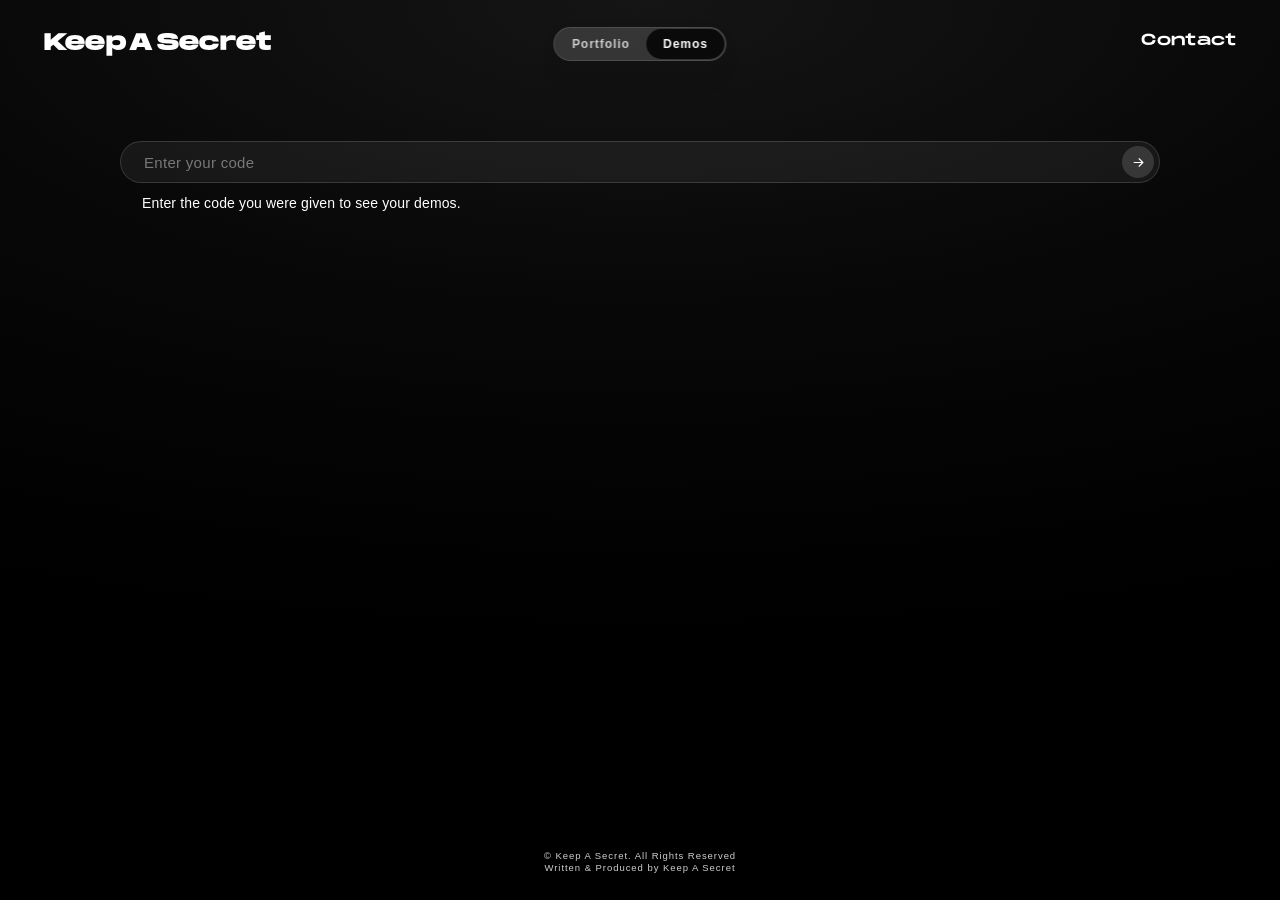
<file: demos.html>
<!DOCTYPE html>
<html lang="en" class="demos-html">
<head>
<meta charset="utf-8">
<meta name="viewport" content="width=device-width, initial-scale=1, viewport-fit=cover">
<title>Demos — Keep A Secret</title>
<meta name="description" content="Finished songs, ready to cut. By invitation only.">
<meta name="robots" content="noindex, nofollow">
<meta name="theme-color" content="#08080a">

<meta property="og:type" content="website">
<meta property="og:site_name" content="Keep A Secret">
<meta property="og:title" content="Keep A Secret — Demos">
<meta property="og:description" content="Finished songs, ready to cut. By invitation only.">
<meta property="og:url" content="https://keepasecret.nl/demos.html">
<meta property="og:image" content="https://keepasecret.nl/img/track-1.jpg">

<link rel="preload" as="font" type="font/otf" href="fonts/MonumentExtended-Ultrabold.otf" crossorigin>
<link rel="preload" as="font" type="font/otf" href="fonts/MonumentExtended-Regular.otf" crossorigin>
<link rel="stylesheet" href="css/styles.css">
<link rel="stylesheet" href="css/demos.css">
<script>
/* Keeps the lettering out of sight until Monument Extended is in, instead
   of flashing it in a fallback face first. Gives up after 1.2s so a slow
   or failed font can never hold the page back. */
(function () {
  var d = document.documentElement, done = function () { d.classList.remove('fonts-wait'); };
  d.classList.add('fonts-wait');
  try {
    Promise.all([document.fonts.load('800 1em "Monument Extended"'), document.fonts.load('400 1em "Monument Extended"')]).then(done, done);
  } catch (e) { done(); }
  setTimeout(done, 1200);
})();
</script>
<script src="js/transition.js"></script>
</head>
<body class="page-demos">

<!-- the way between the pages: the slider sits under the one you are on (js/nav.js). -->
<nav class="seg" data-seg aria-label="Pages">
  <span class="seg__thumb" aria-hidden="true"></span>
  <a class="seg__btn" href="index.html">Portfolio</a>
  <a class="seg__btn" href="demos.html" aria-current="page">Demos</a>
</nav>

<header class="vlt__bar">
  <a class="wordmark" href="index.html">
    <span class="wordmark__main">Keep A Secret</span>
  </a>
  <a class="tag" data-contact-link href="mailto:contact@keepasecret.nl">Contact</a>
</header>

<!-- the open collection: stays at the top, under the wordmark and the page pill, with the
     collection that is open ("Showing …"). The list scrolls underneath it. Shown (js/demos.js) only while a collection is open. -->
<div class="band" data-band hidden>
  <div class="band__in">
    <div class="code__active" data-code-active hidden>
      <div class="code__who">
        <span class="code__showing">Showing your selection</span>
        <b class="code__name" data-code-name></b>
      </div>
      <button class="code__clear" type="button" data-code-clear>Clear</button>
    </div>
  </div>
</div>

<main class="vlt">
  <!-- no visible title — the pill already says where you are; the page keeps one for screen readers -->
  <h1 class="vlt__title">Demos</h1>

  <div class="vlt__in">

  <!-- the code bar: nothing is listed until a code (e.g. HAP) is given; then only that collection. Not a lock — see CONFIG.demos.collections -->
  <form class="code" data-code-form autocomplete="off" novalidate>
    <label class="code__label" for="code">Collection code</label>
    <input class="code__input" id="code" data-code-input type="text" autocapitalize="characters" autocomplete="off"
           spellcheck="false" placeholder="Enter your code" aria-describedby="code-note">
    <button class="code__go" type="submit" aria-label="Show my demos">
      <svg viewBox="0 0 24 24" aria-hidden="true"><path d="M5 12h13M13 6l6 6-6 6"/></svg>
    </button>
  </form>
  <p class="code__note" id="code-note" data-code-note role="status" aria-live="polite"></p>

  <!-- one heading and one list per language, one row per song, built from CONFIG.demos.tracks -->
  <div data-groups></div>
  </div>
</main>

<!-- the now-playing bar: slides up as soon as a song has been started (js/demos.js).
     The song on the left, previous / play / next exactly in the middle, on the right the time and the timeline, with the speaker at the far end: press it and it slides left over the timeline, drawing
     a volume line out behind it (as on the portfolio). -->
<section class="np" data-np aria-label="Now playing">
  <div class="np__who">
    <span class="np__art" data-np-art aria-hidden="true"></span>
    <span class="np__text"><b data-np-title></b><span>Keep A Secret</span></span>
  </div>
  <div class="np__ctrl">
    <button class="np__btn" type="button" data-np-prev aria-label="Previous song">
      <svg viewBox="0 0 24 24" aria-hidden="true"><path d="M18 6 9.5 12 18 18Z"/><path d="M6 6v12"/></svg>
    </button>
    <button class="np__btn np__btn--play" type="button" data-np-play aria-label="Play">
      <svg class="i-play" viewBox="0 0 24 24" aria-hidden="true"><path d="M9 5.5 19 12 9 18.5Z"/></svg>
      <svg class="i-pause" viewBox="0 0 24 24" aria-hidden="true"><rect x="5.5" y="5" width="5" height="14" rx="1.5"/><rect x="13.5" y="5" width="5" height="14" rx="1.5"/></svg>
    </button>
    <button class="np__btn" type="button" data-np-next aria-label="Next song">
      <svg viewBox="0 0 24 24" aria-hidden="true"><path d="M6 6 14.5 12 6 18Z"/><path d="M18 6v12"/></svg>
    </button>
  </div>
  <div class="np__right">
    <div class="np__seek" data-np-seek>
      <span class="np__t"><span data-np-cur>0:00</span> / <span data-np-dur>0:00</span></span>
      <div class="np__bar" data-np-bar role="slider" tabindex="0" aria-label="Seek" aria-valuemin="0" aria-valuemax="100" aria-valuenow="0">
        <div class="np__rail"><div class="np__fill" data-np-fill></div></div>
      </div>
    </div>
    <div class="np__vol">
      <button class="np__btn np__btn--vol" data-np-vol type="button" aria-label="Volume" aria-expanded="false">
        <svg viewBox="0 0 24 24" aria-hidden="true">
          <path class="i-body" d="M4 9.6v4.8h3.6L12.4 18.4V5.6L7.6 9.6Z"/>
          <path class="i-wave" d="M15.6 9.2a4 4 0 0 1 0 5.6M18.2 6.6a7.6 7.6 0 0 1 0 10.8"/>
          <path class="i-mute" d="M15.6 9.6l5 4.8M20.6 9.6l-5 4.8"/>
        </svg>
      </button>
      <div class="np__flyout" data-np-flyout>
        <div class="np__vtrack" data-np-vtrack role="slider" tabindex="0" aria-label="Volume" aria-orientation="horizontal"
             aria-valuemin="0" aria-valuemax="100" aria-valuenow="40">
          <div class="np__vfill" data-np-vfill></div>
        </div>
      </div>
    </div>
  </div>
</section>

<!-- outside <main> on purpose: <main> scrolls and fades at its edges, the credit line stays put under it -->
<footer class="vlt__foot">
  <p>&copy; Keep A Secret. All Rights Reserved</p>
  <p>Written &amp; Produced by Keep A Secret</p>
</footer>

<audio data-audio preload="none"></audio>

<script src="js/config.js"></script>
<script src="js/nav.js"></script>
<script src="js/demos.js"></script>
</body>
</html>
</file>
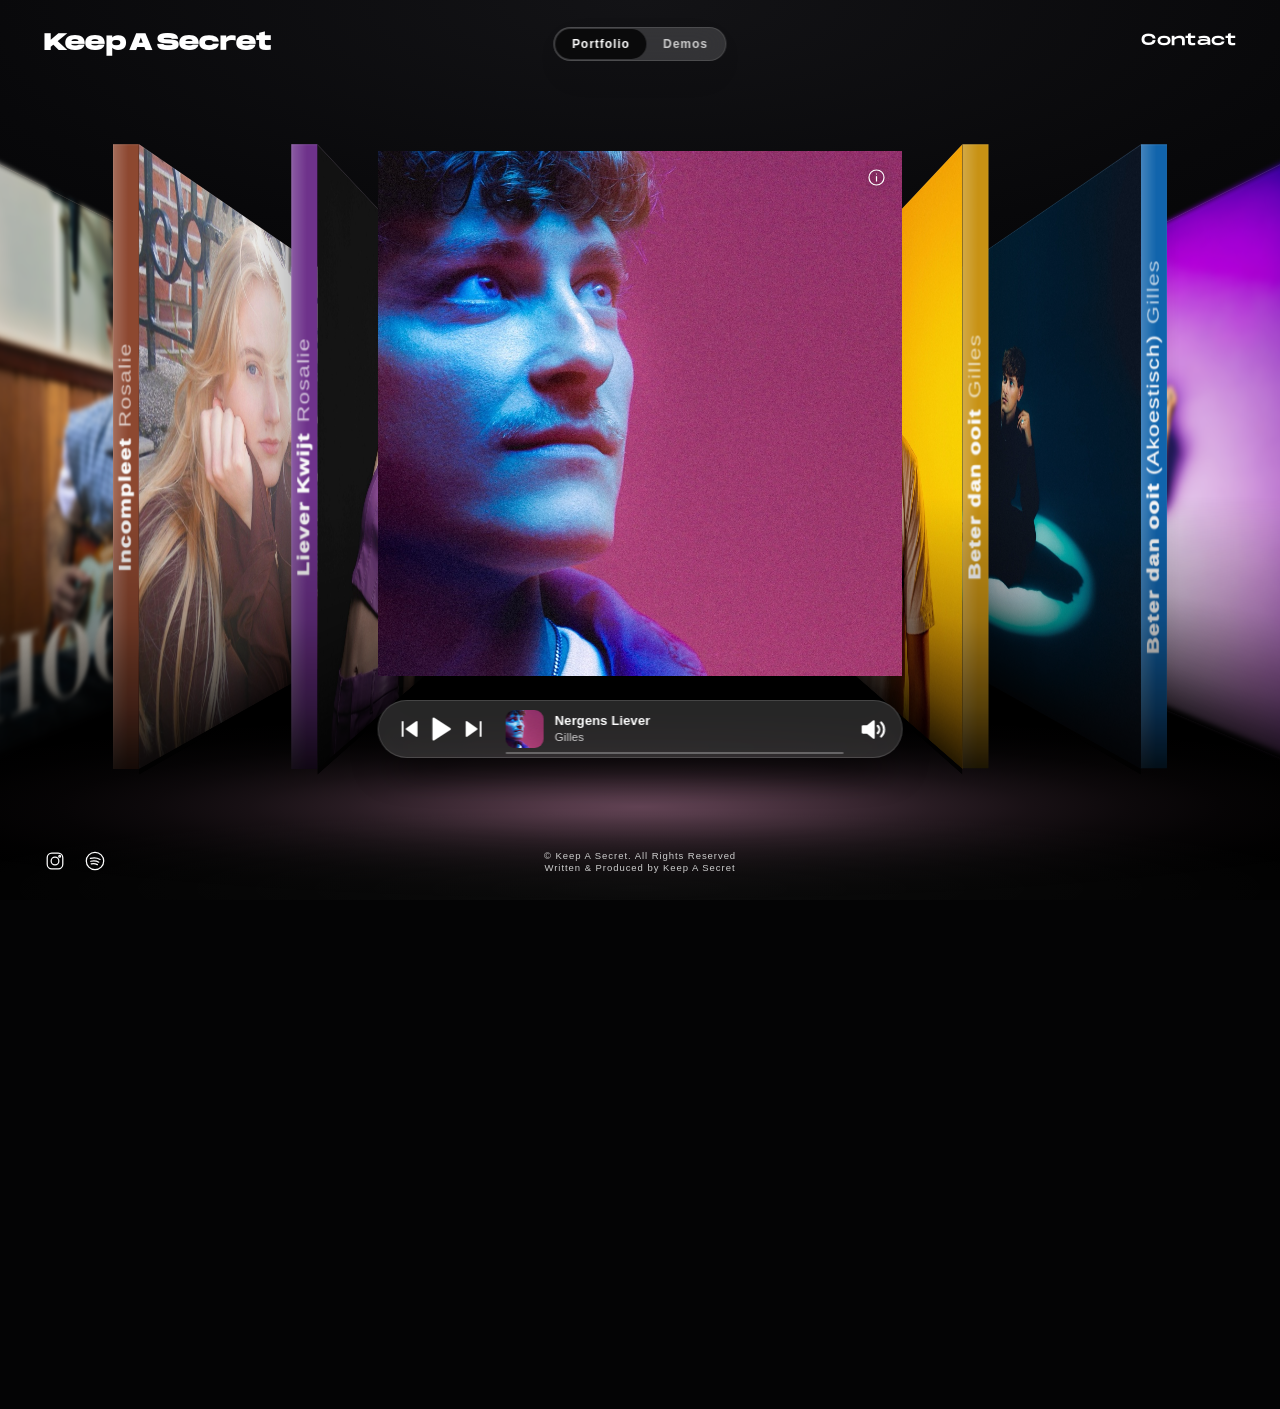
<file: player.html>
<!DOCTYPE html>
<html lang="en">
<head>
<meta charset="utf-8">
<meta name="viewport" content="width=device-width, initial-scale=1, viewport-fit=cover">
<title>Keep A Secret — Portfolio</title>
<meta name="description" content="A private listening room. By invitation only.">
<meta name="robots" content="noindex, nofollow">
<meta name="theme-color" content="#08080a">

<script>
/* Which design this device gets: the shelf of covers (index.html) is for screens with a mouse; on a phone (a touch screen
   with a short side of 500px or less) the Portfolio is this player page instead. ?layout=phone or ?layout=desktop forces one. */
(function () {
  var f = /[?&]layout=(phone|desktop)/.exec(location.search);
  var phone = f ? f[1] === 'phone' : navigator.maxTouchPoints > 0 && Math.min(innerWidth, innerHeight) <= 500;
  if (!phone) location.replace('index.html' + (f ? '?layout=' + f[1] : ''));
})();
</script>

<link rel="preload" as="font" type="font/otf" href="fonts/MonumentExtended-Ultrabold.otf" crossorigin>
<link rel="preload" as="font" type="font/otf" href="fonts/MonumentExtended-Regular.otf" crossorigin>
<link rel="stylesheet" href="css/styles.css">
<script src="js/transition.js"></script>
</head>
<body>

<!-- cinematic environment layers -->
<div class="env" aria-hidden="true">
  <!-- The track-change surge (brighter, more saturated, easing back down)
       lives on these two `.light-surge` wrappers rather than on the ring/
       leds elements themselves, which each carry their own infinite
       `flicker` animation — kept on a plain ancestor instead so the two
       effects are never fighting for the same element's style. `filter`
       on the wrapper still visually reaches every pixel underneath it.
       Split in two because .env__mesh has to sit between the main light
       and the bloom in front of it. -->
  <div class="light-surge">
    <!-- Two identical banks of light layers, only one lit at a time. A
         track change writes the new colours into whichever bank is
         currently dark and then cross-fades their opacity, so the colour
         change never repaints anything that's on screen — see .light-bank
         in css/styles.css and applyLight in js/app.js. -->
    <div class="light-bank light-bank--a is-lit">
      <!-- the light: a bright band, big enough to run off the bottom of the screen -->
      <div class="ring ring--glow"></div>
      <div class="ring ring--core"></div>
      <!-- the lamp itself: one lit point per hole in the grille, band-masked,
           then broken up by low-frequency noise so it never reads as a flat
           glow. __accents paints over __dots, scattering cells of a
           contrasting hue through the field. -->
      <div class="leds">
        <div class="leds__noise">
          <div class="leds__dots"></div>
          <div class="leds__accents"></div>
        </div>
      </div>
    </div>
    <div class="light-bank light-bank--b">
      <div class="ring ring--glow"></div>
      <div class="ring ring--core"></div>
      <div class="leds">
        <div class="leds__noise">
          <div class="leds__dots"></div>
          <div class="leds__accents"></div>
        </div>
      </div>
    </div>
  </div>
  <!-- the perforated black grille sits on top, one hole per lit point -->
  <div class="env__mesh"></div>
  <!-- bloom in front of the grille — its own pair of banks, since it has to
       sit above the grille while everything else sits below it -->
  <div class="light-surge">
    <div class="light-bank light-bank--a is-lit"><div class="ring ring--bloom"></div></div>
    <div class="light-bank light-bank--b"><div class="ring ring--bloom"></div></div>
  </div>
  <canvas class="env__grain" data-grain></canvas>
  <div class="env__vignette"></div>
</div>

<!-- Softens the room behind the volume flyout while it's open, for
     legibility against a busy background — toggled via body.is-volume-open
     (js/app.js, openVolume/closeVolume). Sits above .env (z-index 0) and
     below .stage (10), so the light and grain blur while the player itself
     stays sharp. -->
<div class="scene-blur" aria-hidden="true"></div>

<!-- the way between the pages: the slider sits under the one you are on (js/nav.js). On a phone this page is the Portfolio. -->
<nav class="seg" data-seg aria-label="Pages">
  <span class="seg__thumb" aria-hidden="true"></span>
  <a class="seg__btn" href="index.html" aria-current="page">Portfolio</a>
  <a class="seg__btn" href="demos.html">Demos</a>
</nav>

<header class="topbar">
  <div class="wordmark" data-logo>
    <span class="wordmark__main" data-logo-main>Keep A Secret</span>
  </div>
  <nav class="topbar__links">
    <a class="tag" data-tagline href="contact.html">Private Session</a>
  </nav>
</header>

<main class="stage">
  <!-- Track switching still works without the big edge arrows that used to
       live here: the small transport buttons below, the keyboard's ←/→,
       clicking a side cover, and dragging the cover stack itself. -->

  <div class="carousel" data-carousel>

    <!-- ══════════ BLOCK 1 — MUSIC PLAYER ══════════ -->
    <article class="block block--player" data-block="player" tabindex="0">
      <div class="player">

        <!-- cover stack: the playing track, with its neighbours tucked behind.
             Built from CONFIG.tracks by app.js — click a side cover to switch.
             Static otherwise — swiping steps tracks by spinning the title/
             artist carousel below instead, Apple Music-style; the artwork
             only ever swaps, at the moment a track actually changes. -->
        <div class="covers" data-covers></div>

        <!-- one .meta-item per track (built by app.js, same as .covers) —
             a horizontal title/artist carousel that tracks a swipe live,
             independent of the artwork above it. -->
        <div class="player__meta" data-meta></div>

        <div class="transport">
          <div class="timeline">
            <span class="timeline__t" data-current>0:00</span>
            <div class="scrub" data-scrub role="slider" tabindex="0"
                 aria-label="Seek" aria-valuemin="0" aria-valuemax="100" aria-valuenow="0">
              <div class="scrub__track"><div class="scrub__fill" data-fill></div></div>
            </div>
            <!-- volume flyout: rises directly above this button rather than
                 beside the artwork, so it stays anchored to the control
                 that opens it wherever the timeline row lands. -->
            <div class="vol-wrap">
              <button class="vol-toggle" data-vol-toggle type="button"
                      aria-label="Volume" aria-expanded="false" aria-controls="volume-flyout">
                <!-- Two complete glyphs from img/Volume icon.svg and
                     img/Volume icon mute.svg, cross-faded by .is-muted
                     rather than one icon plus a synthetic slash overlay.
                     Both use the SAME shared viewBox (the unmuted file's
                     own content bounds — the wider of the two, since the
                     muted glyph's speaker+✕ span less) so the glyph sits
                     at the same scale and position in both states; only
                     the content swaps. Left at the default
                     preserveAspectRatio (xMidYMid meet) rather than
                     "none" — that stretched the shared box to fill the
                     square button edge to edge, but broke the muted
                     icon's clipPath-based reveal on iOS Safari, which
                     doesn't handle clip-path referencing a local
                     clipPath under a non-uniform (preserveAspectRatio=
                     none) scale reliably. Letterboxed top/bottom instead
                     now (536:426 source aspect within a square box) —
                     visibly not edge to edge, but every browser renders
                     the muted state correctly, which matters more.

                     Both source files reuse one path for more geometry
                     than they show, relying on a clipPath to reveal only
                     the intended part (the muted file's "speaker" path
                     is the exact same shape as the unmuted icon's full
                     path, including its wave arcs, just clipped to a
                     window too narrow to reach them) — clipPaths kept
                     and referenced exactly as those files define them
                     rather than hand-trimming the path data itself. -->
                <svg class="vol-toggle__icon" viewBox="476.710938 12.003906 536.25 426.246094"
                     aria-hidden="true">
                  <defs>
                    <clipPath id="vt-mute-speaker"><path d="M 476.710938 12.003906 L 768.460938 12.003906 L 768.460938 438.25 L 476.710938 438.25 Z"/></clipPath>
                    <clipPath id="vt-mute-x"><path d="M 791.902344 42 L 950 42 L 950 410.570312 L 791.902344 410.570312 Z"/></clipPath>
                  </defs>
                  <path class="vol-toggle__unmuted" fill-rule="nonzero" d="M 745.152344 392.378906 C 745.152344 401.839844 739.6875 410.425781 731.128906 414.425781 C 727.832031 416.003906 724.285156 416.761719 720.765625 416.761719 C 715.21875 416.761719 709.699219 414.847656 705.222656 411.132812 L 572.027344 300.773438 L 501.066406 300.773438 C 487.609375 300.773438 476.710938 289.847656 476.710938 276.390625 L 476.710938 179.324219 C 476.710938 165.863281 487.609375 154.9375 501.066406 154.9375 L 572.027344 154.9375 L 705.222656 44.554688 C 712.515625 38.527344 722.597656 37.234375 731.15625 41.289062 C 739.6875 45.285156 745.152344 53.875 745.152344 63.335938 Z M 838.78125 354.304688 C 838.191406 354.335938 837.625 354.363281 837.035156 354.363281 C 830.585938 354.363281 824.390625 351.828125 819.800781 347.238281 L 816.535156 343.972656 C 808.003906 335.4375 806.988281 321.921875 814.199219 312.207031 C 832.445312 287.625 842.074219 258.453125 842.074219 227.871094 C 842.074219 194.953125 831.121094 164.089844 810.453125 138.605469 C 802.570312 128.917969 803.300781 114.839844 812.113281 106.027344 L 815.382812 102.757812 C 820.253906 97.886719 826.757812 95.242188 833.824219 95.664062 C 840.695312 96 847.117188 99.238281 851.480469 104.5625 C 880.175781 139.675781 895.351562 182.335938 895.351562 227.871094 C 895.351562 270.277344 881.921875 310.632812 856.550781 344.589844 C 852.324219 350.25 845.847656 353.800781 838.78125 354.304688 Z M 939.535156 429.605469 C 935.113281 434.8125 928.75 437.9375 921.933594 438.21875 C 921.597656 438.25 921.257812 438.25 920.894531 438.25 C 914.445312 438.25 908.25 435.6875 903.660156 431.125 L 900.476562 427.914062 C 891.523438 418.988281 890.933594 404.683594 899.042969 394.996094 C 938.351562 348.28125 960.007812 288.921875 960.007812 227.871094 C 960.007812 164.34375 936.832031 103.238281 894.761719 55.734375 C 886.230469 46.074219 886.652344 31.488281 895.71875 22.394531 L 898.929688 19.183594 C 903.660156 14.425781 909.828125 11.777344 916.894531 12.003906 C 923.597656 12.199219 929.933594 15.183594 934.410156 20.195312 C 985.238281 77.445312 1013.257812 151.195312 1013.257812 227.871094 C 1013.285156 301.621094 987.097656 373.257812 939.535156 429.605469 Z M 939.535156 429.605469 "/>
                  <g class="vol-toggle__muted">
                    <path clip-path="url(#vt-mute-speaker)" fill-rule="nonzero" d="M 745.152344 392.378906 C 745.152344 401.839844 739.6875 410.425781 731.128906 414.425781 C 727.832031 416.003906 724.285156 416.761719 720.765625 416.761719 C 715.21875 416.761719 709.699219 414.847656 705.222656 411.132812 L 572.027344 300.773438 L 501.066406 300.773438 C 487.609375 300.773438 476.710938 289.847656 476.710938 276.390625 L 476.710938 179.324219 C 476.710938 165.863281 487.609375 154.9375 501.066406 154.9375 L 572.027344 154.9375 L 705.222656 44.554688 C 712.515625 38.527344 722.597656 37.234375 731.15625 41.289062 C 739.6875 45.285156 745.152344 53.875 745.152344 63.335938 Z M 838.78125 354.304688 C 838.191406 354.335938 837.625 354.363281 837.035156 354.363281 C 830.585938 354.363281 824.390625 351.828125 819.800781 347.238281 L 816.535156 343.972656 C 808.003906 335.4375 806.988281 321.921875 814.199219 312.207031 C 832.445312 287.625 842.074219 258.453125 842.074219 227.871094 C 842.074219 194.953125 831.121094 164.089844 810.453125 138.605469 C 802.570312 128.917969 803.300781 114.839844 812.113281 106.027344 L 815.382812 102.757812 C 820.253906 97.886719 826.757812 95.242188 833.824219 95.664062 C 840.695312 96 847.117188 99.238281 851.480469 104.5625 C 880.175781 139.675781 895.351562 182.335938 895.351562 227.871094 C 895.351562 270.277344 881.921875 310.632812 856.550781 344.589844 C 852.324219 350.25 845.847656 353.800781 838.78125 354.304688 Z M 939.535156 429.605469 C 935.113281 434.8125 928.75 437.9375 921.933594 438.21875 C 921.597656 438.25 921.257812 438.25 920.894531 438.25 C 914.445312 438.25 908.25 435.6875 903.660156 431.125 L 900.476562 427.914062 C 891.523438 418.988281 890.933594 404.683594 899.042969 394.996094 C 938.351562 348.28125 960.007812 288.921875 960.007812 227.871094 C 960.007812 164.34375 936.832031 103.238281 894.761719 55.734375 C 886.230469 46.074219 886.652344 31.488281 895.71875 22.394531 L 898.929688 19.183594 C 903.660156 14.425781 909.828125 11.777344 916.894531 12.003906 C 923.597656 12.199219 929.933594 15.183594 934.410156 20.195312 C 985.238281 77.445312 1013.257812 151.195312 1013.257812 227.871094 C 1013.285156 301.621094 987.097656 373.257812 939.535156 429.605469 Z M 939.535156 429.605469 "/>
                    <path clip-path="url(#vt-mute-x)" fill-rule="nonzero" d="M 765.074219 62.578125 L 765.074219 389.933594 C 765.074219 397.875 760.46875 405.097656 753.289062 408.472656 C 750.527344 409.761719 747.558594 410.394531 744.613281 410.394531 C 739.925781 410.394531 735.261719 408.777344 731.496094 405.648438 L 614.445312 308.09375 L 580.933594 308.09375 C 547.09375 308.09375 519.554688 280.554688 519.554688 246.714844 L 519.554688 205.796875 C 519.554688 171.957031 547.09375 144.417969 580.933594 144.417969 L 614.445312 144.417969 L 731.519531 46.863281 C 737.65625 41.769531 746.1875 40.746094 753.289062 44.039062 C 760.46875 47.414062 765.074219 54.636719 765.074219 62.578125 Z M 906.53125 226.257812 L 943.214844 189.570312 C 951.214844 181.570312 951.214844 168.640625 943.214844 160.640625 C 935.21875 152.640625 922.285156 152.640625 914.285156 160.640625 L 877.601562 197.324219 L 840.917969 160.640625 C 832.917969 152.640625 819.988281 152.640625 811.988281 160.640625 C 803.988281 168.640625 803.988281 181.570312 811.988281 189.570312 L 848.671875 226.257812 L 811.988281 262.941406 C 803.988281 270.941406 803.988281 283.871094 811.988281 291.871094 C 815.976562 295.859375 821.214844 297.867188 826.453125 297.867188 C 831.691406 297.867188 836.925781 295.859375 840.917969 291.871094 L 877.601562 255.1875 L 914.285156 291.871094 C 918.277344 295.859375 923.515625 297.867188 928.75 297.867188 C 933.988281 297.867188 939.226562 295.859375 943.21875 291.871094 C 951.214844 283.871094 951.214844 270.941406 943.21875 262.941406 Z M 906.53125 226.257812 "/>
                  </g>
                </svg>
              </button>
              <div class="volume" data-volume id="volume-flyout">
                <div class="volume__track" data-vol-track role="slider" tabindex="0"
                     aria-label="Volume" aria-orientation="vertical"
                     aria-valuemin="0" aria-valuemax="100" aria-valuenow="100">
                  <div class="volume__bar">
                    <div class="volume__fill" data-vol-fill></div>
                    <span class="volume__head" data-vol-head></span>
                  </div>
                </div>
              </div>
            </div>
            <span class="timeline__t" data-duration>0:00</span>
          </div>

          <div class="controls">
            <button class="ctrl ctrl--side" data-prev aria-label="Previous track">
              <svg viewBox="0 0 24 24" aria-hidden="true"><path d="M18 6 9.5 12 18 18Z"/><path d="M6 6v12"/></svg>
            </button>

            <button class="ctrl ctrl--play" data-play aria-label="Play">
              <svg class="ctrl__icon ctrl__icon--play" viewBox="0 0 24 24" aria-hidden="true"><path d="M9 5.5 19 12 9 18.5Z"/></svg>
              <svg class="ctrl__icon ctrl__icon--pause" viewBox="0 0 24 24" aria-hidden="true"><rect x="5.5" y="5" width="5" height="14" rx="1.5"/><rect x="13.5" y="5" width="5" height="14" rx="1.5"/></svg>
            </button>

            <button class="ctrl ctrl--side" data-next aria-label="Next track">
              <svg viewBox="0 0 24 24" aria-hidden="true"><path d="M6 6 14.5 12 6 18Z"/><path d="M18 6v12"/></svg>
            </button>
          </div>

          <p class="player__note" data-note hidden>Preview timeline — audio pending</p>
        </div>
      </div>
    </article>

    <!-- The TikTok and Bio panels used to live here. Their content is still
         in js/config.js (CONFIG.tiktok, CONFIG.bio) so nothing is lost —
         app.js just skips anything whose markup isn't in the page. -->

  </div>
</main>

<div class="footer-credit">
  <p>&copy; Keep A Secret. All Rights Reserved</p>
  <p>Written &amp; Produced by Keep A Secret</p>
</div>

<audio data-audio preload="metadata"></audio>

<script src="js/config.js"></script>
<script src="js/nav.js"></script>
<script src="js/app.js"></script>
</body>
</html>
</file>
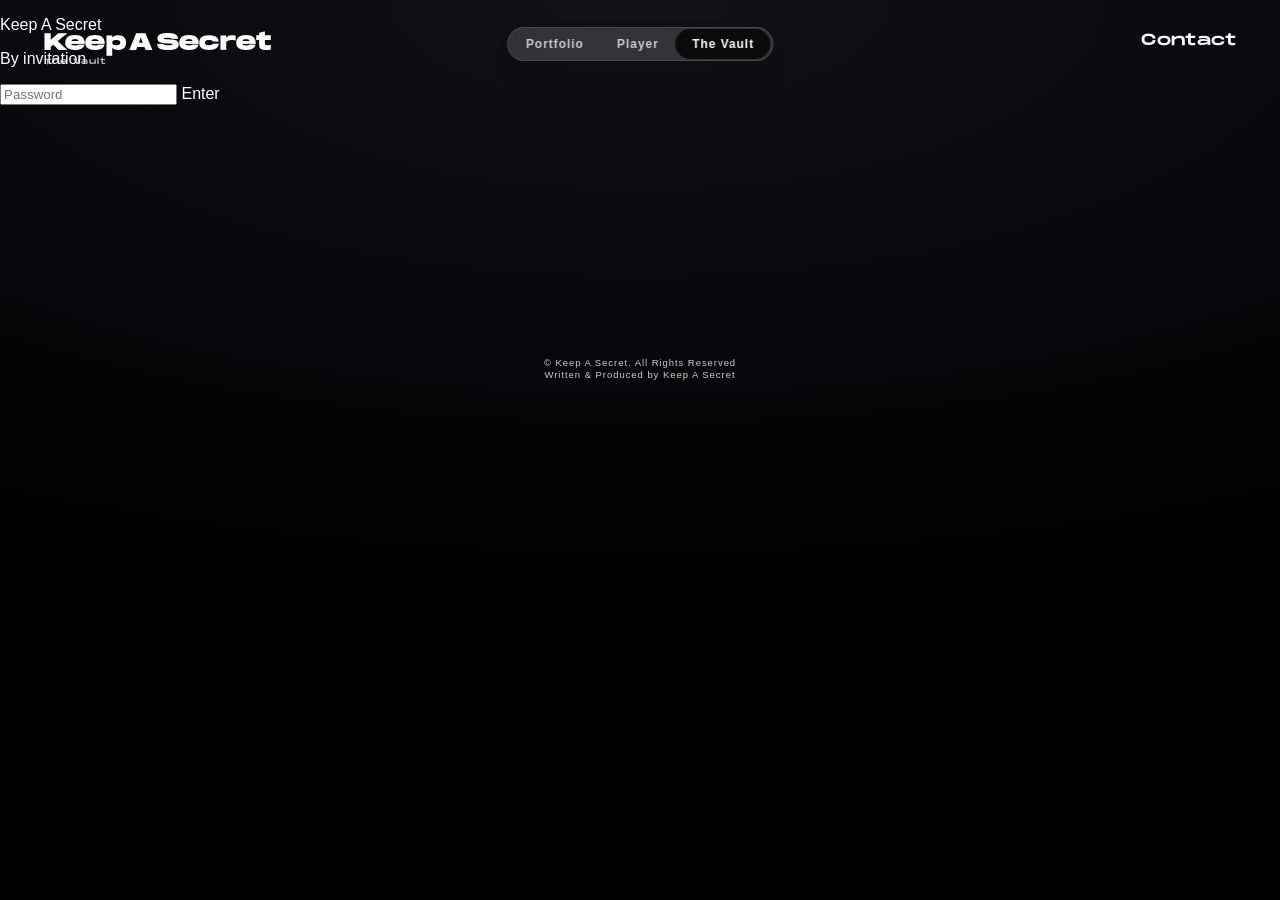
<file: vault.html>
<!DOCTYPE html>
<html lang="en" class="vault-html">
<head>
<script>
/* Runs before anything else in the document, so nothing can paint first:
   a tab that has already typed the Vault's password (at the page pill, or
   at the door below) never sees the door. */
try {
  if (sessionStorage.getItem('kas-vault') === '1') {
    document.documentElement.classList.add('is-remembered');
  }
} catch (_) {}
</script>
<meta charset="utf-8">
<meta name="viewport" content="width=device-width, initial-scale=1, viewport-fit=cover">
<title>The Vault — Keep A Secret</title>
<meta name="description" content="Finished songs, ready to cut. By invitation only.">
<meta name="robots" content="noindex, nofollow">
<meta name="theme-color" content="#08080a">

<meta property="og:type" content="website">
<meta property="og:site_name" content="Keep A Secret">
<meta property="og:title" content="Keep A Secret — The Vault">
<meta property="og:description" content="Finished songs, ready to cut. By invitation only.">
<meta property="og:url" content="https://keepasecret.nl/vault.html">
<meta property="og:image" content="https://keepasecret.nl/img/track-1.jpg">

<link rel="preload" as="font" type="font/otf" href="fonts/MonumentExtended-Ultrabold.otf" crossorigin>
<link rel="preload" as="font" type="font/otf" href="fonts/MonumentExtended-Regular.otf" crossorigin>
<link rel="stylesheet" href="css/styles.css">
<link rel="stylesheet" href="css/vault.css">
<script>
/* Keeps the lettering out of sight until Monument Extended is in, instead
   of flashing it in a fallback face first. Gives up after 1.2s so a slow
   or failed font can never hold the page back. */
(function () {
  var d = document.documentElement, done = function () { d.classList.remove('fonts-wait'); };
  d.classList.add('fonts-wait');
  try {
    Promise.all([document.fonts.load('800 1em "Monument Extended"'), document.fonts.load('400 1em "Monument Extended"')]).then(done, done);
  } catch (e) { done(); }
  setTimeout(done, 1200);
})();
</script>
<script src="js/transition.js"></script>
</head>
<body class="page-vault">

<!-- The Vault's own door, for a visitor who arrives here without having been
     asked at the page pill (a direct link) — so it is no way round the
     password. A doorman, not a lock: see the note on CONFIG.gate in js/config.js. -->
<div class="gate" data-gate>
  <div class="gate__inner">
    <p class="gate__mark">Keep A Secret</p>
    <p class="gate__eyebrow">By invitation</p>
    <form class="gate__form" data-gate-form>
      <input class="gate__input" data-gate-input type="password" placeholder="Password"
             aria-label="Password" autocomplete="off" autocapitalize="characters"
             autocorrect="off" spellcheck="false" autofocus>
      <button class="gate__btn" type="submit">Enter</button>
    </form>
  </div>
</div>

<!-- the way between the pages: the slider sits under the one you are on (js/nav.js).
     "The Vault" asks for its password first (CONFIG.gate). -->
<nav class="seg" data-seg aria-label="Pages">
  <span class="seg__thumb" aria-hidden="true"></span>
  <a class="seg__btn" href="index.html">Portfolio</a>
  <a class="seg__btn" href="player.html">Player</a>
  <a class="seg__btn" href="vault.html" data-vault aria-current="page">The Vault</a>
</nav>

<header class="vlt__bar">
  <a class="wordmark" href="index.html">
    <span class="wordmark__main">Keep A Secret</span>
    <span class="wordmark__sub">The Vault</span>
  </a>
  <a class="tag" data-contact-link href="mailto:contact@keepasecret.nl">Contact</a>
</header>

<main class="vlt">
  <!-- no visible title — the pill already says where you are; the page keeps one for screen readers -->
  <h1 class="vlt__title">The Vault</h1>

  <!-- one heading and one list per language, one row per song, built from CONFIG.vault.tracks -->
  <div data-groups></div>

  <footer class="vlt__foot">
    <p>&copy; Keep A Secret. All Rights Reserved</p>
    <p>Written &amp; Produced by Keep A Secret</p>
  </footer>
</main>

<audio data-audio preload="none"></audio>

<script src="js/config.js"></script>
<script src="js/nav.js"></script>
<script src="js/vault.js"></script>
</body>
</html>
</file>
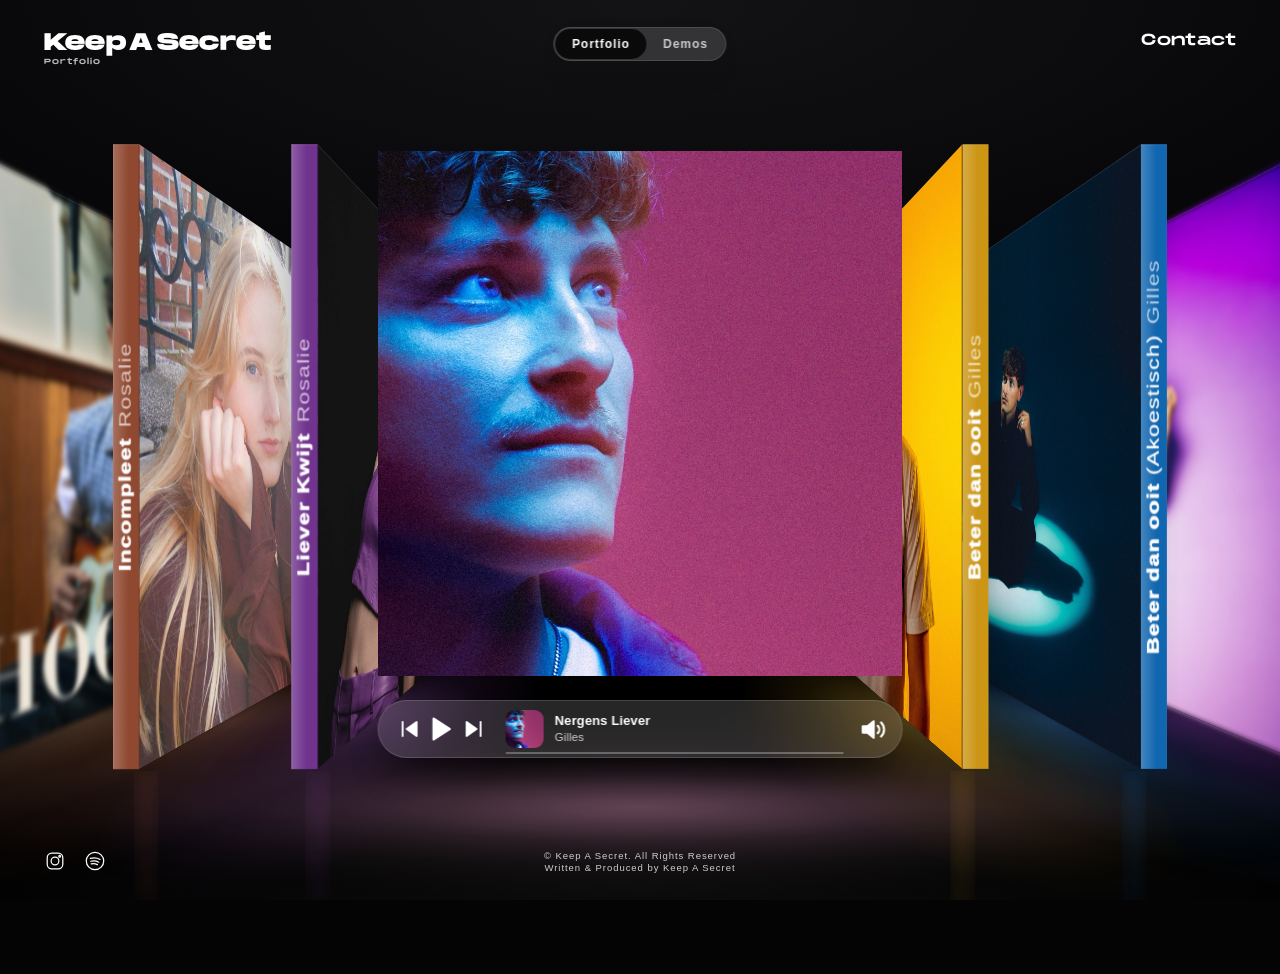
<file: lab/center-cd.html>
<!DOCTYPE html>
<html lang="en" class="pf-html">
<head>
<meta charset="utf-8">
<meta name="viewport" content="width=device-width, initial-scale=1, viewport-fit=cover">
<title>Keep A Secret — Portfolio (centre-cover prototype)</title>
<meta name="robots" content="noindex, nofollow">
<!-- PROTOTYPE — the same 3D shelf as index.html (same stylesheets, same covers), but with one cover always standing flat in the
     middle and three on each side. Click a side cover, press ← / →, or scroll to bring another one to the middle.
     Nothing on the live site links here. Open it at /lab/center-cd.html -->
<link rel="preload" as="font" type="font/otf" href="../fonts/MonumentExtended-Ultrabold.otf" crossorigin>
<link rel="preload" as="font" type="font/otf" href="../fonts/MonumentExtended-Regular.otf" crossorigin>
<link rel="stylesheet" href="../css/styles.css">
<link rel="stylesheet" href="../css/portfolio.css">
<script>
/* keeps the lettering out of sight until Monument Extended is in, instead of flashing it in a fallback face first (as on the live page) */
(function () {
  var d = document.documentElement, done = function () { d.classList.remove('fonts-wait'); };
  d.classList.add('fonts-wait');
  try { Promise.all([document.fonts.load('800 1em "Monument Extended"'), document.fonts.load('400 1em "Monument Extended"')]).then(done, done); } catch (e) { done(); }
  setTimeout(done, 1200);
})();
</script>
<style>
/* the player bar stands under the middle cover (js/center-cd.js sets --np-top and --mid-k) and is as wide as that cover */
.np { bottom: auto; top: var(--np-top, 70vh);
  width: min(calc(var(--w) * var(--mid-k, 1)), calc(100vw - 2 * clamp(16px, 4vw, 48px))); }
.cd { cursor: pointer; }
/* each side stack is its own perspective box over the shelf's box (js/center-cd.js moves the covers into them), so it follows the pointer by itself */
.stack { position: absolute; inset: 0; z-index: 1; pointer-events: none;
  perspective: calc(var(--w) * 1.25);
  perspective-origin: calc(50% + var(--px, 0) * var(--sway, 2.6%)) calc(50% + var(--py, 0) * var(--sway-y, 1.3%)); }
.stack > .cd { pointer-events: auto; }
.floor .stack { z-index: 0; }
/* the middle cover is smaller than the others (--ms, set by center-cd.js): the cover scales about its own middle, its reflection about its hinge */
.cd__btn { scale: var(--ms, 1); transition: scale .6s cubic-bezier(.2, .75, .2, 1); }
.cd.no-tr .cd__btn { transition: none; }
.fl { translate: var(--x) var(--fy, 0px) var(--z, 0px); scale: var(--ms, 1); }
.cd, .fl { transition: translate .5s cubic-bezier(.3, .6, .2, 1), rotate .38s cubic-bezier(.45, 0, .25, 1), opacity .25s var(--ease), scale .42s ease; }   /* the covers that shift along */
.fl, .fl.is-front, .fl.is-entering { transition-property: translate, rotate, opacity, scale; }
.cd.is-mid { cursor: default; }
/* the cover that is chosen comes forward faster (turning to face you, sliding out and growing); everything else keeps its own speed:
   the covers that shift along and the one that goes back to its side use the shelf's normal timing, because that one has lost .is-front */
.cd, .fl { transition-property: translate, rotate, opacity, scale; }
/* The two covers that change places move as a pair: the one that goes back (.is-back) and the one that comes forward (.is-front) have exactly the same time and curve,
   starting together, so one is never ahead of the other (no empty middle, no overlap). The covers that shift along keep the shelf's own timing. */
.cd.is-back, .fl.is-back, .cd.is-front, .fl.is-front { transition: translate .42s cubic-bezier(.45, 0, .25, 1), rotate .42s cubic-bezier(.45, 0, .25, 1), opacity .25s var(--ease), scale .42s cubic-bezier(.45, 0, .25, 1); }
.cd.is-back .cd__btn, .cd.is-front .cd__btn { transition: scale .42s cubic-bezier(.45, 0, .25, 1); }
.cd.no-tr .cd__btn { transition: none; }
/* the cover that goes round the end of the row: out and in a bit faster than on the shelf */
.cd.is-entering { transition: translate .5s cubic-bezier(.1, .72, .15, 1), rotate .3s; }
.fl.is-entering { transition: translate .5s cubic-bezier(.1, .72, .15, 1), rotate .3s, opacity .25s var(--ease); }
.cd.is-fading .cd__face, .cd.is-fading .cd__edge, .cd.is-fading .cd__shade, .fl.is-fading .fl__glow, .fl.is-fading .fl__edge { transition: opacity .28s var(--ease) !important; }
.cd.is-entering .cd__shade, .fl.is-entering .fl__glow, .fl.is-entering .fl__edge, .cd.is-entering .cd__face, .cd.is-entering .cd__edge { transition: opacity .28s cubic-bezier(.4, 0, .6, 1) !important; }
/* fewer separate layers: the artwork, the spine and the reflection of the spine are no longer each kept in a layer of their own (the browser still makes one while one of them fades) */
.cd__face, .cd__edge, .fl__edge { will-change: auto; }
/* the middle cover's light on the floor, under the player bar (js/center-cd.js); its own pool in the floor is off */
.fl.is-front .fl__glow { opacity: 0 !important; }
.mid-light { position: fixed; inset: 0; z-index: 0; pointer-events: none; opacity: 0;
  transform: translateX(var(--gx, 0px)); transition: opacity .5s var(--ease), transform .6s cubic-bezier(.2, .75, .2, 1); }
.mid-light.is-on { opacity: 1; }
.mid-glow { position: absolute; left: 50%; top: calc(var(--np-top, 70vh) + 29px + 78px); width: var(--gw, 600px); height: 190px;
  transform: translate(-50%, -50%); border-radius: 50%;
  /* a smooth many-stop gradient instead of a blur filter: the same soft look, without the cost of blurring a large area on every change */
  background: radial-gradient(closest-side, hsl(var(--h) calc(var(--s) * .6%) 60% / 0.54), hsl(var(--h) calc(var(--s) * .6%) 60% / 0.47) 10%, hsl(var(--h) calc(var(--s) * .6%) 60% / 0.34) 24%, hsl(var(--h) calc(var(--s) * .6%) 60% / 0.22) 36%, hsl(var(--h) calc(var(--s) * .6%) 60% / 0.13) 48%, hsl(var(--h) calc(var(--s) * .6%) 60% / 0.07) 60%, hsl(var(--h) calc(var(--s) * .6%) 60% / 0.03) 72%, hsl(var(--h) calc(var(--s) * .6%) 60% / 0.008) 86%, hsl(var(--h) calc(var(--s) * .6%) 60% / 0) 100%); }
/* The volume. Pressing the speaker slides it, smoothly, left to where the artwork's thumbnail stands (--vdx, set by the script), while the artwork,
   title and artist blur away exactly as they do when the times come up (.is-time); behind the speaker a volume line is drawn out
   that it leaves behind: its left end keeps pace with the speaker (same time, same curve), its right end stays where the speaker was. */
.np { --vt: .62s; --vc: cubic-bezier(.3, .6, .2, 1); }
.np__btn--vol { z-index: 2; translate: 0 0; transition: translate var(--vt) var(--vc), transform .3s var(--ease), opacity .3s var(--ease); }
.np.is-vol .np__btn--vol { translate: calc(var(--vdx, 0px) * -1) 0; }
.np.is-vol .np__who { opacity: .75; filter: blur(3.5px); pointer-events: none; transition: opacity var(--tm) var(--tm-out), filter var(--tm) var(--tm-out); }
.np.is-vol .np__scrub { opacity: 0; pointer-events: none; transition: opacity var(--tm) var(--tm-out); }
.np .np__vol .np__flyout {
  position: absolute; left: auto; bottom: auto; right: 19px; top: 50%;
  width: calc(var(--vdx, 0px) - 19px); height: 30px; margin-top: -15px;
  display: block; border-radius: 0; background: none; box-shadow: none;
  -webkit-backdrop-filter: none; backdrop-filter: none;
  opacity: 1; visibility: visible;
  transform: scaleX(0); transform-origin: 100% 50%;
  pointer-events: none;
  transition: transform var(--vt) var(--vc);
}
.np.is-vol .np__vol .np__flyout { transform: scaleX(1); pointer-events: auto; }
.np .np__vtrack { position: absolute; inset: 0; width: auto; height: auto; display: block; }
.np .np__vtrack::before { top: 50%; bottom: auto; left: 0; right: 0; width: auto; height: 4px; margin: -2px 0 0; }
.np .np__vfill { left: 0; bottom: auto; top: 50%; width: 40%; height: 4px; margin: -2px 0 0; }
@media (prefers-reduced-motion: reduce) { .np { --vt: .01s; } }
</style>
</head>
<body class="page-pf">

<header class="pf__bar">
  <div class="wordmark">
    <span class="wordmark__main">Keep A Secret</span>
    <span class="wordmark__sub">Portfolio</span>
  </div>
  <nav class="topbar__links">
    <a class="tag" href="../contact.html">Contact</a>
  </nav>
</header>

<nav class="seg" data-seg aria-label="Pages">
  <span class="seg__thumb" aria-hidden="true"></span>
  <a class="seg__btn" href="../index.html" aria-current="page">Portfolio</a>
  <a class="seg__btn" href="../demos.html">Demos</a>
</nav>

<main class="pf" data-pf>
  <h1 class="pf__title">Portfolio</h1>
  <div class="floor" data-floor aria-hidden="true"></div>
  <div class="shelf" data-shelf role="list"></div>
  <!-- bottom left, level with the credit line: Instagram and the Spotify playlist
       (hrefs set from CONFIG.instagram / CONFIG.spotify by js/portfolio.js) -->
  <div class="socials">
    <a data-instagram href="#" target="_blank" rel="noopener noreferrer" aria-label="Instagram" hidden>
      <svg viewBox="0 0 24 24" aria-hidden="true">
        <rect x="3.5" y="3.5" width="17" height="17" rx="5"/>
        <circle cx="12" cy="12" r="4.2"/>
        <circle cx="17.1" cy="6.9" r="1"/>
      </svg>
    </a>
    <a data-spotify-playlist href="#" target="_blank" rel="noopener noreferrer" aria-label="Spotify playlist" hidden>
      <svg viewBox="0 0 24 24" aria-hidden="true">
        <circle cx="12" cy="12" r="9.5"/>
        <path d="M6.9 9.2c3.6-1 7.6-.7 10.6 1.1M7.4 12.3c3-.8 6.2-.5 8.7 1M7.9 15.2c2.4-.6 4.7-.3 6.7.8"/>
      </svg>
    </a>
  </div>

  <footer class="pf__foot">
    <p>&copy; Keep A Secret. All Rights Reserved</p>
    <p>Written &amp; Produced by Keep A Secret</p>
  </footer>
</main>

<div class="np" data-np role="region" aria-label="Now playing">
  <div class="np__ctrl">
    <button class="np__btn" data-np-prev type="button" aria-label="Previous">
      <svg viewBox="0 0 24 24" aria-hidden="true"><path d="M18 6 9.5 12 18 18Z"/><path d="M6 6v12"/></svg>
    </button>
    <button class="np__btn np__btn--play" data-np-play type="button" aria-label="Play">
      <svg class="i-play" viewBox="0 0 24 24" aria-hidden="true"><path d="M9 5.5 19 12 9 18.5Z"/></svg>
      <svg class="i-pause" viewBox="0 0 24 24" aria-hidden="true"><rect x="5.5" y="5" width="5" height="14" rx="1.5"/><rect x="13.5" y="5" width="5" height="14" rx="1.5"/></svg>
    </button>
    <button class="np__btn" data-np-next type="button" aria-label="Next">
      <svg viewBox="0 0 24 24" aria-hidden="true"><path d="M6 6 14.5 12 6 18Z"/><path d="M18 6v12"/></svg>
    </button>
  </div>
  <div class="np__mid" data-np-mid>
    <button class="np__who" data-np-open type="button" aria-label="Show credits">
      <img class="np__art" data-np-art alt="">
      <span class="np__text"><b data-np-title></b><span data-np-artist></span></span>
    </button>
    <!-- hover the hairline for half a second and the artwork and title give way to the times
         (centred on the bar) with a timeline under them; leave and it sinks away again, fast -->
    <div class="np__time" aria-hidden="true">
      <span class="np__tl"><span class="np__t" data-np-elapsed>0:00</span><span class="np__t" data-np-total>0:00</span></span>
      <div class="np__tscrub" data-np-tscrub>
        <div class="np__ttrack"><div class="np__tfill" data-np-tfill></div></div>
      </div>
    </div>
    <div class="np__scrub" data-np-scrub role="slider" tabindex="0" aria-label="Seek"
         aria-valuemin="0" aria-valuemax="100" aria-valuenow="0">
      <div class="np__track"><div class="np__fill" data-np-fill></div></div>
    </div>
  </div>
  <div class="np__vol">
    <button class="np__btn np__btn--vol" data-np-vol type="button" aria-label="Volume" aria-expanded="false">
      <svg viewBox="0 0 24 24" aria-hidden="true">
        <path class="i-body" d="M4 9.6v4.8h3.6L12.4 18.4V5.6L7.6 9.6Z"/>
        <path class="i-wave" d="M15.6 9.2a4 4 0 0 1 0 5.6M18.2 6.6a7.6 7.6 0 0 1 0 10.8"/>
        <path class="i-mute" d="M15.6 9.6l5 4.8M20.6 9.6l-5 4.8"/>
      </svg>
    </button>
    <div class="np__flyout" data-np-flyout>
      <div class="np__vtrack" data-np-vtrack role="slider" tabindex="0" aria-label="Volume" aria-orientation="horizontal"
           aria-valuemin="0" aria-valuemax="100" aria-valuenow="40">
        <div class="np__vfill" data-np-vfill></div>
      </div>
    </div>
  </div>
</div>

<audio data-np-audio preload="none"></audio>

<script src="../js/config.js"></script>
<script src="center-cd.js"></script>
</body>
</html>
</file>
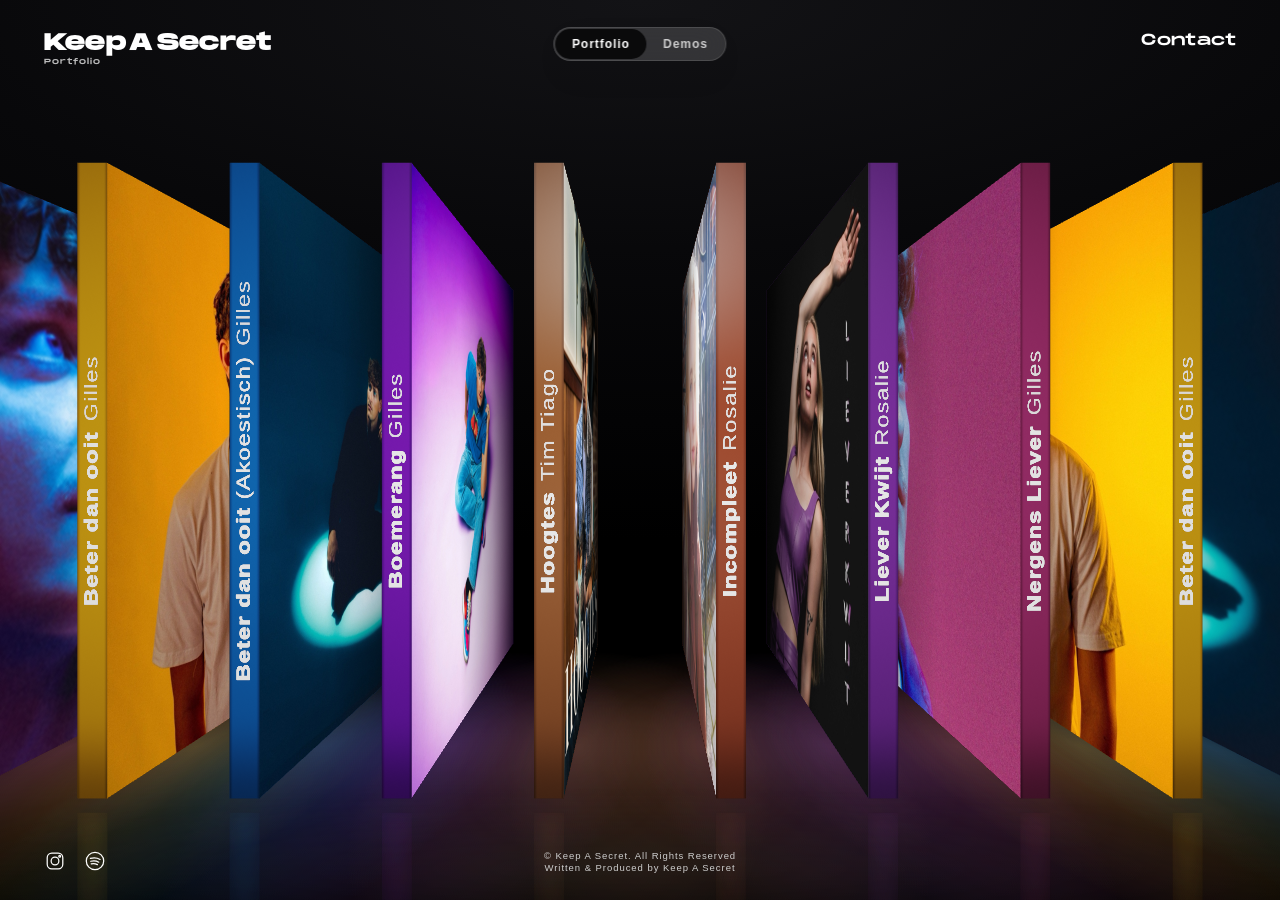
<file: lab/stack3d.html>
<!DOCTYPE html>
<html lang="en" class="pf-html">
<head>
<meta charset="utf-8">
<meta name="viewport" content="width=device-width, initial-scale=1, viewport-fit=cover">
<title>Keep A Secret — Portfolio (WebGL prototype)</title>
<meta name="robots" content="noindex, nofollow">
<!-- PROTOTYPE — the cover stack as a real 3D scene (WebGL). Everything around it (header, page pill, socials, credit line, the player bar) is the
     site's own markup and stylesheets, copied as it is, so it looks exactly the same. Nothing on the live site links here. -->
<link rel="stylesheet" href="../css/styles.css">
<link rel="stylesheet" href="../css/portfolio.css">
<style>
canvas { position: fixed; inset: 0; width: 100%; height: 100%; display: block; touch-action: none; z-index: 1; }
.floor { position: fixed !important; z-index: 0; left: 0; right: 0; }
#nogl[hidden] { display: none; }
#nogl { position: fixed; inset: 0; display: grid; place-items: center; font-size: 14px; color: #fff; z-index: 50; }
</style>
</head>
<body class="page-pf">

<header class="pf__bar">
  <div class="wordmark">
    <span class="wordmark__main">Keep A Secret</span>
    <span class="wordmark__sub">Portfolio</span>
  </div>
  <nav class="topbar__links">
    <a class="tag" href="../contact.html">Contact</a>
  </nav>
</header>

<nav class="seg" data-seg aria-label="Pages">
  <span class="seg__thumb" aria-hidden="true"></span>
  <a class="seg__btn" href="../index.html" aria-current="page">Portfolio</a>
  <a class="seg__btn" href="../demos.html">Demos</a>
</nav>

<div class="floor" id="floor" aria-hidden="true"></div>
<canvas id="gl"></canvas>

<div class="socials">
  <a data-instagram href="#" target="_blank" rel="noopener noreferrer" aria-label="Instagram" hidden>
    <svg viewBox="0 0 24 24" aria-hidden="true">
      <rect x="3.5" y="3.5" width="17" height="17" rx="5"/>
      <circle cx="12" cy="12" r="4.2"/>
      <circle cx="17.1" cy="6.9" r="1"/>
    </svg>
  </a>
  <a data-spotify-playlist href="#" target="_blank" rel="noopener noreferrer" aria-label="Spotify playlist" hidden>
    <svg viewBox="0 0 24 24" aria-hidden="true">
      <circle cx="12" cy="12" r="9.5"/>
      <path d="M6.9 9.2c3.6-1 7.6-.7 10.6 1.1M7.4 12.3c3-.8 6.2-.5 8.7 1M7.9 15.2c2.4-.6 4.7-.3 6.7.8"/>
    </svg>
  </a>
</div>

<footer class="pf__foot">
  <p>&copy; Keep A Secret. All Rights Reserved</p>
  <p>Written &amp; Produced by Keep A Secret</p>
</footer>

<div class="np" data-np role="region" aria-label="Now playing">
  <div class="np__ctrl">
    <button class="np__btn" data-np-prev type="button" aria-label="Previous">
      <svg viewBox="0 0 24 24" aria-hidden="true"><path d="M18 6 9.5 12 18 18Z"/><path d="M6 6v12"/></svg>
    </button>
    <button class="np__btn np__btn--play" data-np-play type="button" aria-label="Play">
      <svg class="i-play" viewBox="0 0 24 24" aria-hidden="true"><path d="M9 5.5 19 12 9 18.5Z"/></svg>
      <svg class="i-pause" viewBox="0 0 24 24" aria-hidden="true"><rect x="5.5" y="5" width="5" height="14" rx="1.5"/><rect x="13.5" y="5" width="5" height="14" rx="1.5"/></svg>
    </button>
    <button class="np__btn" data-np-next type="button" aria-label="Next">
      <svg viewBox="0 0 24 24" aria-hidden="true"><path d="M6 6 14.5 12 6 18Z"/><path d="M18 6v12"/></svg>
    </button>
  </div>
  <div class="np__mid" data-np-mid>
    <button class="np__who" data-np-open type="button" aria-label="Show credits">
      <img class="np__art" data-np-art alt="">
      <span class="np__text"><b data-np-title></b><span data-np-artist></span></span>
    </button>
    <!-- hover the hairline for half a second and the artwork and title give way to the times
         (centred on the bar) with a timeline under them; leave and it sinks away again, fast -->
    <div class="np__time" aria-hidden="true">
      <span class="np__tl"><span class="np__t" data-np-elapsed>0:00</span><span class="np__t" data-np-total>0:00</span></span>
      <div class="np__tscrub" data-np-tscrub>
        <div class="np__ttrack"><div class="np__tfill" data-np-tfill></div></div>
      </div>
    </div>
    <div class="np__scrub" data-np-scrub role="slider" tabindex="0" aria-label="Seek"
         aria-valuemin="0" aria-valuemax="100" aria-valuenow="0">
      <div class="np__track"><div class="np__fill" data-np-fill></div></div>
    </div>
  </div>
  <div class="np__vol">
    <button class="np__btn np__btn--vol" data-np-vol type="button" aria-label="Volume" aria-expanded="false">
      <svg viewBox="0 0 24 24" aria-hidden="true">
        <path class="i-body" d="M4 9.6v4.8h3.6L12.4 18.4V5.6L7.6 9.6Z"/>
        <path class="i-wave" d="M15.6 9.2a4 4 0 0 1 0 5.6M18.2 6.6a7.6 7.6 0 0 1 0 10.8"/>
        <path class="i-mute" d="M15.6 9.6l5 4.8M20.6 9.6l-5 4.8"/>
      </svg>
    </button>
    <div class="np__flyout" data-np-flyout>
      <div class="np__vtrack" data-np-vtrack role="slider" tabindex="0" aria-label="Volume" aria-orientation="vertical"
           aria-valuemin="0" aria-valuemax="100" aria-valuenow="40">
        <div class="np__vfill" data-np-vfill></div>
      </div>
    </div>
  </div>
</div>

<p id="nogl" hidden>This prototype needs WebGL 2.</p>
<script src="../js/config.js"></script>
<script src="../js/nav.js"></script>
<script src="stack3d.js"></script>
</body>
</html>
</file>
<file: css/styles.css>
/* ============================================================
   KEEP A SECRET — private listening room
   ============================================================ */

/* ---------- FONTS ----------------------------------------- */
@font-face {
  font-family: 'Monument Extended';
  src: url('../fonts/MonumentExtended-Regular.otf') format('opentype');
  font-weight: 400;
  font-display: swap;
}
@font-face {
  font-family: 'Monument Extended';
  src: url('../fonts/MonumentExtended-Ultrabold.otf') format('opentype');
  font-weight: 800;
  font-display: swap;
}

/* The lamp colours are registered too, as lists of three numbers, which is
   what lets a track change cross-fade the whole light instead of cutting to
   the next colour. They stay rgb triplets rather than <color> so every
   gradient below can still ask for its own alpha with rgb(var(--x) / .4). */
@property --ring      { syntax: '<number>+'; inherits: true; initial-value: 214 128 255; }
@property --ring-deep { syntax: '<number>+'; inherits: true; initial-value: 58 16 74; }
@property --led-b     { syntax: '<number>+'; inherits: true; initial-value: 246 118 226; }
@property --led-c     { syntax: '<number>+'; inherits: true; initial-value: 255 156 214; }
/* the background covers' quick tip-and-settle (see .cover--side.is-
   tipping-left/right further down) — registered so the angle actually
   interpolates smoothly frame to frame instead of just jumping between
   each @keyframes stop's value, the same reason the four above are. */
@property --cover-tilt { syntax: '<angle>'; inherits: true; initial-value: 0deg; }

/* Page changes are one fade through black, the same on every page and in every
   browser — see js/transition.js. (The browser's own cross-document view
   transition is deliberately not used: it only exists in some browsers and
   would double up with it.) */

/* ---------- TOKENS ---------------------------------------- */
:root {
  --display: 'Monument Extended', 'Helvetica Neue', Arial, sans-serif;
  --sans: 'Helvetica Neue', Helvetica, Arial, sans-serif;

  --white: #fff;
  --w-72: rgba(255, 255, 255, .72);
  --w-48: rgba(255, 255, 255, .48);
  --w-30: rgba(255, 255, 255, .30);
  --hairline: rgba(255, 255, 255, .12);

  /* the square block size — the centre panel. Floor/ceiling bumped a
     touch (was 272/700 before the glass card, briefly 300/740 with its
     first, wider padding) to give the card's own padding somewhere to
     come from, rather than eating into the artwork itself */
  --panel: clamp(304px, min(90vh, 92vw), 920px);
  --radius: clamp(28px, 4.6vw, 56px);

  /* carousel geometry */
  --ease: cubic-bezier(.16, .84, .24, 1);
  /* a "back" curve — overshoots past its target before easing back to
     it, rather than approaching it directly. Used on .cover's own
     transform below for the playful elastic landing on a track change:
     every cover swings slightly past its resting slot first (the
     centred one included), then settles, instead of just arriving.
     Peak raised from 1.56 to 1.9 — the overshoot itself reads more
     clearly now, same .36s duration either side of it so it's still a
     quick snap rather than a lingering wobble. */
  --ease-elastic: cubic-bezier(.34, 1.9, .64, 1);
  --slow: 2600ms;
  /* the slide's own curve — eased at both ends rather than --ease's hard
     launch, so a panel leaves and arrives at the same unhurried rate */
  --ease-slide: cubic-bezier(.4, .02, .2, 1);

  /* live artwork colour (rgb triplets, set by app.js) */
  --dominant: 26 26 30;        /* muted — the player panel */
  --ring: 214 128 255;         /* the lit band itself */
  --ring-deep: 58 16 74;       /* the same hue, taken right down — the wash either side */
  --led-b: 246 118 226;        /* first contrasting particle */
  --led-c: 255 156 214;        /* second contrasting particle */
  --ring-size: min(172vh, 141vw);
  /* the ring's vertical centre — shared between .ring's own `top` and the
     .leds mask's `at 50% ...` below, which have to move together or the
     glow and the LED field it's masking drift apart */
  --ring-y: 60%;

  /* how long the whole lamp takes to cross-fade to the next track, and the
     curve it takes doing it — barely eased at either end, because a long
     colour fade reads smoothest when it moves at a near-constant rate.
     .light-bank's opacity transition is what reads this now: the two banks
     cross-fade over this span, rather than any colour interpolating over
     it. Lengthening it is cheap again — the cost that used to scale with
     this number is what the banks removed. */
  --tint: 4s;
  --ease-tint: cubic-bezier(.3, .05, .3, .95);

  /* Cut to .3s/.5s during the drag-lag investigation, to isolate whether
     this filter transition (rather than the --tint crossfade) was the
     actual cost — it wasn't; see the note on .light-bank further down.
     That left it far shorter than --tint, so the brightness climbed and
     fell back within the first third of a second while the hue was still
     only a fraction of the way through its 2s wash — read as a bright
     flash on the outgoing colour, gone before the new one had caught up,
     rather than the two settling together. Restored to scale with --tint
     instead of a fixed number, so lengthening --tint again later doesn't
     reintroduce the same mismatch. js/app.js's flashTimer (flashLight())
     reads the actual resolved duration off a real element rather than
     duplicating this formula, so the two can't drift apart again either
     way. */
  --surge-in: calc(var(--tint) * .7);
  --surge-out: calc(var(--tint) * 1.1);
}

/* The colour properties are no longer interpolated here — that is what
   the two .light-bank stacks above replaced, and why. app.js still writes
   --dominant to the root (nothing animates it), but --ring/--ring-deep/
   --led-b/--led-c are now written per-bank instead, so there is nothing
   left on <html> to transition. --tint still sets the pace; it is read by
   .light-bank's opacity transition now rather than by this rule. The
   stepping that used to go with it is gone too — steps existed only to
   ration repaints that no longer happen. */

/* ---------- RESET ----------------------------------------- */
*, *::before, *::after { box-sizing: border-box; }
/* overflow:hidden was only ever on <body> — fine everywhere the ring stays
   narrower than the viewport, but position:fixed content is positioned
   against the initial containing block (<html>), not against <body>, so
   once a mobile ring-size wide enough to overflow the phone's width
   showed up, <body>'s own overflow:hidden had nothing to clip and the
   layout viewport itself grew to fit it instead — the whole page reading
   as zoomed out, with everything sized against that wider phantom
   viewport rather than the real one. Both elements need it. */
html, body { height: 100%; overflow: hidden; }
body {
  margin: 0;
  background: #040405;
  color: var(--white);
  font-family: var(--sans);
  -webkit-font-smoothing: antialiased;
  overflow: hidden;
  overscroll-behavior: none;
}
img { display: block; max-width: 100%; }
[hidden] { display: none !important; }
button { font: inherit; color: inherit; background: none; border: 0; padding: 0; }
a { color: inherit; text-decoration: none; }
/* no focus rings anywhere on the site — not on a click, and not on the arrow keys or Tab either (by request: they read as stray boxes) */
:focus, :focus-visible { outline: none !important; }

/* ============================================================
   CINEMATIC ENVIRONMENT
   ============================================================ */
.env { position: fixed; inset: 0; z-index: 0; pointer-events: none; }
/* falls off faster and darker than it used to — the light needs somewhere
   genuinely black to stand out against, not a lighter grey that reads as
   still slightly lit at the edges */
.env::before {
  content: '';
  position: absolute; inset: 0;
  background:
    radial-gradient(120% 90% at 50% 34%, #0e0e11 0%, #08080a 42%, #030304 68%, #000 100%);
}

/* Softens the room behind the volume flyout while it's open — the light
   and grain blur, same "recede for legibility" move the credits panel
   used to make. Sits above .env (z-index 0) and below .stage (10).
   visibility, not just opacity: a backdrop-filter at zero opacity can
   still keep the browser maintaining a filtered copy of the whole
   viewport, which is wasted cost over a field that repaints on its own
   (the grain jog) even while this is closed. Hidden outright when closed;
   the delayed visibility transition lets the fade-out finish first. */
.scene-blur {
  position: fixed; inset: 0; z-index: 5;
  pointer-events: none;
  background: rgba(4, 4, 5, .3);
  backdrop-filter: blur(7px) saturate(94%);
  -webkit-backdrop-filter: blur(7px) saturate(94%);
  opacity: 0;
  visibility: hidden;
  transition: opacity .5s var(--ease), visibility 0s linear .5s;
}
body.is-volume-open .scene-blur {
  opacity: 1;
  visibility: visible;
  transition: opacity .5s var(--ease), visibility 0s;
}
/* The artwork and title recede too, along with the room behind them —
   the fader is the only thing meant to hold attention while it's open.
   .transport itself (the timeline, the play/skip buttons, the fader) is
   deliberately left out of this: those stay at full strength, since the
   fader lives among them. */
body.is-volume-open .covers,
body.is-volume-open .player__meta {
  opacity: .3;
}

/* ---------- THE TRACK-CHANGE SURGE ----------------------------
   Wraps the ring layers and the LED field (in two pieces — see the note
   in player.html). Brighter and a little more saturated while a new track
   settles in, easing back down once it has. Lives on a plain ancestor
   rather than on the ring/leds elements themselves, which each carry their
   own infinite `flicker` animation — see the comment on .ring in the next
   section for that reasoning. */
.light-surge {
  /* explicit, full-bleed sizing rather than an implicit one — its only
     children are position:absolute (the ring layers, the leds field), so
     without this the wrapper itself collapses to a 0×0 box, which a
     `filter` transition needs real area to run against. */
  position: absolute; inset: 0;
  filter: brightness(1) saturate(1);
  transition: filter var(--surge-out) var(--ease-tint);
  /* promotes this to its own compositor layer so the filter transition
     below repaints just this layer instead of the whole page underneath
     it — without it, a track-change surge can steal enough main-thread
     time to make the grain jog (js/app.js, Env) stutter. */
  will-change: filter;
}
body.is-surging .light-surge {
  transition-duration: var(--surge-in);
  filter: brightness(1.3) saturate(1.32);
}

/* ---------- THE TWO LIGHT BANKS ------------------------------
   Two identical stacks of ring/leds layers, one lit at a time.

   --ring / --ring-deep / --led-b / --led-c used to be interpolated
   directly on <html>, which meant every step of a track change's colour
   fade repainted all five gradient layers that read them — three of those
   blurred, two of them viewport-wide lattices. Measured on an iPhone with
   the ?perf HUD, that was the drag lag after a track change, all of it:
   clean with the interpolation disabled, straight back the moment it was
   re-enabled, on confirmed-fresh builds both times.

   So no colour interpolates any more. js/app.js's applyLight writes the
   new colours straight onto whichever bank is currently dark — one
   repaint, of something nobody can see — and then swaps `is-lit`. What
   animates is only the opacity cross-fade between two stacks that are
   already painted, which the compositor runs on the GPU without
   repainting either of them.

   screen rather than the default source-over, so the two banks add
   together mid-fade the way the layers inside them already do. Source-over
   would dip: the outgoing bank at 1-t sitting under the incoming at t
   gives A(1-t)² + Bt rather than A(1-t) + Bt, which reads as the whole
   room briefly dimming halfway through every single track change. */
.light-bank {
  position: absolute; inset: 0;
  opacity: 0;
  mix-blend-mode: screen;
  transition: opacity var(--tint) var(--ease-tint);
}
.light-bank.is-lit { opacity: 1; }
/* A dark bank's flicker has nothing to show, so stopping it keeps two
   banks costing what one used to. This beats `body.is-unlocked .ring` /
   `.leds` further down on specificity (0,3,0 against 0,2,1), so a dark
   bank stays paused even once the gate is open. */
.light-bank:not(.is-lit) .ring,
.light-bank:not(.is-lit) .leds { animation-play-state: paused; }

/* ---------- THE RING ----------------------------------------
   A narrow lit band, centred on the panel, larger than the window so it
   runs off the bottom edge. The lit line itself is the LED field further
   down — these three layers are only what spills off it, so none of them
   carries a white plateau. Everything is keyed to one pair of radii:
   the band runs 86.5%→90.5% of the gradient ray, feathering from 83.5%
   and out to 93.5%.                                                    */
.ring {
  position: absolute;
  left: 50%; top: var(--ring-y);
  width: var(--ring-size); height: var(--ring-size);
  transform: translate(-50%, -50%);
  border-radius: 50%;
  opacity: var(--o);
  mix-blend-mode: screen;
  /* stepped rather than continuous, for cost rather than style: this is a
     blended layer (mix-blend-mode above), so every opacity tick forces a
     recomposite against everything underneath it rather than the free
     ride plain opacity usually gets — and unlike the tint fade, this one
     never stops, the whole time the page is open. ~40 steps across each
     layer's own duration lands around 3-6 updates a second, comfortably
     inside what a slow, irregular "mains flicker" should look like
     anyway (it was never meant to read as perfectly smooth), for a
     large, continuous cut to the one animation cost that's always
     running rather than only right after a track change. */
  animation: flicker 8.6s steps(40, end) infinite;
  /* promotes each ring layer to its own compositor layer up front,
     same idea as .light-surge's will-change:filter above — without it
     the browser has to decide whether this is worth promoting the first
     time the animation actually ticks, which on a layer this size (and
     already carrying a blur + a blend mode) is exactly the kind of
     first-frame hitch that reads as a stutter. */
  will-change: opacity;
}
/* the wash either side of the light: the same hue taken right down in
   lightness, which is what a lamp actually throws onto the surface around
   it — reads as a dark, saturated field rather than a grey haze */
.ring--glow {
  --o: .85;
  background: radial-gradient(closest-side,
      transparent 0 56%,
      rgb(var(--ring-deep) / .22) 72%,
      rgb(var(--ring-deep) / .62) 83%,
      rgb(var(--ring-deep) / .88) 88.5%,
      rgb(var(--ring-deep) / .6) 93%,
      rgb(var(--ring-deep) / .24) 98%,
      transparent 100%);
  /* trimmed from 34px — blur cost scales with radius, and this is one of
     three blurred layers staying on screen, and on, the entire time the
     page is open, not just for an animation's duration. Softness loss is
     marginal at this size; the cost saving isn't. */
  filter: blur(28px);
  animation-duration: 9.4s;
}
/* a thin sympathetic bloom sitting exactly on the band — pure hue at low
   opacity, so it lifts the dots without filling the gaps between them */
.ring--core {
  --o: .45;
  /* band widened 1.5x — every stop scaled around the shared 88.5% centre
     (unchanged) rather than shifted, so this stays centred on the same
     line the wash layers and .leds' mask below are keyed to. Was
     83.5/86.5/90.5/93.5, each an offset of -5/-2/+2/+5 from 88.5; now
     -7.5/-3/+3/+7.5. */
  background: radial-gradient(closest-side,
      transparent 0 81%,
      rgb(var(--ring) / .16) 85.5%,
      rgb(var(--ring) / .4) 88.5%,
      rgb(var(--ring) / .16) 91.5%,
      transparent 96%);
  filter: blur(8px);
  animation-duration: 7.2s;
}
/* pulled in from the edge it used to reach (was peaking at 88.5%/fading
   fully by 100% of --ring-size) — a shorter throw on the widest, softest
   layer leaves more of the page genuinely dark instead of in this wash */
.ring--bloom {
  --o: .34;
  background: radial-gradient(closest-side,
      transparent 0 60%,
      rgb(var(--ring-deep) / .85) 80%,
      rgb(var(--ring-deep) / .32) 88%,
      transparent 94%);
  /* trimmed from 54px — the widest, most expensive blur of the three,
     same reasoning as .ring--glow above */
  filter: blur(44px);
  animation-duration: 12s;
}

/* mains flicker — irregular on purpose, but shallow: the deepest dip is
   only 7%, which reads as a lamp that isn't quite steady rather than one
   that's failing. Opacity only, so it composites without repainting. The
   track-change surge lives on `.light-surge` instead (below), not part of
   this loop — kept off the elements that carry this animation on purpose,
   so the two effects never have to interact on the same element. See the
   note in player.html above the `.light-surge` wrappers. */
@keyframes flicker {
  0%   { opacity: var(--o); }
  6%   { opacity: calc(var(--o) * .97); }
  12%  { opacity: calc(var(--o) * 1); }
  21%  { opacity: calc(var(--o) * .94); }
  27%  { opacity: calc(var(--o) * .99); }
  36%  { opacity: calc(var(--o) * .96); }
  44%  { opacity: calc(var(--o) * 1); }
  53%  { opacity: calc(var(--o) * .93); }
  59%  { opacity: calc(var(--o) * .98); }
  68%  { opacity: calc(var(--o) * .95); }
  76%  { opacity: calc(var(--o) * 1); }
  84%  { opacity: calc(var(--o) * .96); }
  91%  { opacity: calc(var(--o) * .99); }
  100% { opacity: var(--o); }
}

/* ---------- THE LED FIELD -----------------------------------
   One point of light per hole in the grille, on the same honeycomb the
   grille is cut from, so the band resolves into individual lit cells the
   way a real LED panel behind a perforated sheet does.

   The lattice: the grille tiles at 11 × 6.3504, with a hex centred at
   (3.667, 3.1752) and another at (9.167, 0). Together those give rows
   3.1752 apart, every other row shifted half a column across. Every
   background-position below is a point on that lattice.                */
.leds {
  --o: 1;
  position: absolute; inset: 0;
  opacity: var(--o);
  mix-blend-mode: screen;
  /* the band, matched to .ring--core above: widened 1.5x the same way —
     was 86.5%→90.5% lit, feathered from 83.5% and out to 94% (offsets
     -5/-2/+2/+5.5 from the shared 88.5% centre); now 85.5%→91.5%,
     feathered from 81% out to 96.75%. */
  -webkit-mask-image: radial-gradient(circle calc(var(--ring-size) / 2) at 50% var(--ring-y),
      transparent 0 81%, #000 85.5% 91.5%, transparent 96.75%);
  mask-image: radial-gradient(circle calc(var(--ring-size) / 2) at 50% var(--ring-y),
      transparent 0 81%, #000 85.5% 91.5%, transparent 96.75%);
  /* stepped — see the note on .ring's own flicker above */
  animation: flicker 7.8s steps(40, end) infinite;
  will-change: opacity;   /* see the note on .ring's own will-change above */
}

/* Paused until the gate actually opens. Opacity alone is cheap, but every
   layer this animation runs on also carries `mix-blend-mode: screen`
   (four of them: the three .ring layers plus .leds, both above), and a
   blended layer doesn't get the same free ride — the browser has to
   recomposite it against everything underneath on every tick that
   changes it, which is real, ongoing cost. All of it sits behind the
   gate's opaque black the entire time a visitor is looking at the
   password field, so it was spending that cost on frames nobody could
   see. js/app.js adds `is-unlocked` as soon as the page is up — a paused
   CSS animation resumes exactly where it left off, so there is no jump or
   restart when it does.

   This has to come after both `.ring` and `.leds` above, not before —
   each sets `animation-play-state` implicitly via the `animation:`
   shorthand (to its default, "running"), and at equal specificity the
   later rule in the file wins. Ahead of them, this would win against
   `.ring`'s shorthand but lose against `.leds`'s. */
.ring, .leds {
  animation-play-state: paused;
}
body.is-unlocked .ring,
body.is-unlocked .leds {
  animation-play-state: running;
}

/* low-frequency noise so brightness wanders instead of being uniform */
.leds__noise {
  position: absolute; inset: 0;
  -webkit-mask-image: url("data:image/svg+xml,%3Csvg xmlns='http://www.w3.org/2000/svg' width='260' height='260'%3E%3Cfilter id='n'%3E%3CfeTurbulence type='fractalNoise' baseFrequency='0.045' numOctaves='4' seed='9'/%3E%3CfeComponentTransfer%3E%3CfeFuncA type='linear' slope='0.72' intercept='0.3'/%3E%3C/feComponentTransfer%3E%3C/filter%3E%3Crect width='260' height='260' filter='url(%23n)'/%3E%3C/svg%3E");
  mask-image: url("data:image/svg+xml,%3Csvg xmlns='http://www.w3.org/2000/svg' width='260' height='260'%3E%3Cfilter id='n'%3E%3CfeTurbulence type='fractalNoise' baseFrequency='0.045' numOctaves='4' seed='9'/%3E%3CfeComponentTransfer%3E%3CfeFuncA type='linear' slope='0.72' intercept='0.3'/%3E%3C/feComponentTransfer%3E%3C/filter%3E%3Crect width='260' height='260' filter='url(%23n)'/%3E%3C/svg%3E");
  -webkit-mask-size: 260px 260px; mask-size: 260px 260px;
  -webkit-mask-repeat: repeat; mask-repeat: repeat;
}
/* the dominant colour, one dot in every cell — two layers because the
   honeycomb puts two hexes in each tile */
.leds__dots {
  position: absolute; inset: 0;
  background-image:
    radial-gradient(circle at 50% 50%, rgb(var(--ring)) 0 1.9px, rgb(var(--ring) / .4) 2.6px, transparent 3.1px),
    radial-gradient(circle at 50% 50%, rgb(var(--ring)) 0 1.9px, rgb(var(--ring) / .4) 2.6px, transparent 3.1px);
  background-size: 11px 6.3504px;
  background-position: 9.167px 0, 3.667px 3.1752px;
}
/* The contrasting particles. This element paints over .leds__dots, so an
   accent lands *instead of* the dominant dot in the cell it falls on
   rather than adding to it — the way one LED in a panel reads a different
   colour from its neighbours.

   Two columns by four rows of the lattice, every other cell taken, and the
   one taken steps half a column right on each row down — an alternating
   field rather than stripes. Half the cells end up accented, the two
   accent hues alternating row by row. The positions are fixed: a cell
   keeps its colour, the light just breathes over the top of it. */
.leds__accents {
  position: absolute; inset: 0;
  background-image:
    radial-gradient(circle at 50% 50%, rgb(var(--led-b)) 0 1.8px, rgb(var(--led-b) / .34) 2.5px, transparent 3px),
    radial-gradient(circle at 50% 50%, rgb(var(--led-b)) 0 1.8px, rgb(var(--led-b) / .34) 2.5px, transparent 3px),
    radial-gradient(circle at 50% 50%, rgb(var(--led-c)) 0 1.8px, rgb(var(--led-c) / .34) 2.5px, transparent 3px),
    radial-gradient(circle at 50% 50%, rgb(var(--led-c)) 0 1.8px, rgb(var(--led-c) / .34) 2.5px, transparent 3px);
  background-size: 22px 12.7008px;
  background-position: 20.167px 6.3504px, 9.167px 0, 3.667px 9.5256px, 14.667px 3.1752px;
}

/* ---------- PERFORATED METAL SHEET --------------------------
   Fewer, wider holes. Everything below tiles from the viewport origin,
   so the sheet and the accent grid stay locked to each other.        */
/* Both the mesh and the weave tile the same honeycomb — a flat-top hex,
   "radius" 6, drawn at (18 × 10.392) so the 2-column / 1-row-height unit
   repeats seamlessly (the col-1 hexes are split across the tile's edges
   on purpose; they stitch back into whole hexagons once tiled). */
.env__mesh {
  position: absolute; inset: 0;
  background-color: #050506;
  /* holes are drawn a touch smaller than the lattice spacing (r5 holes on
     an r6 grid) so no three cells meet at one exact point — they did at
     full size, and that coincidence broke the evenodd fill outright */
  -webkit-mask-image: url("data:image/svg+xml,%3Csvg xmlns='http://www.w3.org/2000/svg' width='18' height='10.392' viewBox='0 0 18 10.392'%3E%3Cpath fill='white' fill-rule='evenodd' d='M0,0H18V10.392H0Z M11,5.196 8.5,9.526 3.5,9.526 1,5.196 3.5,0.866 8.5,0.866Z M20,0 17.5,4.33 12.5,4.33 10,0 12.5,-4.33 17.5,-4.33Z M20,10.392 17.5,14.722 12.5,14.722 10,10.392 12.5,6.062 17.5,6.062Z M2,0 -0.5,4.33 -5.5,4.33 -8,0 -5.5,-4.33 -0.5,-4.33Z M2,10.392 -0.5,14.722 -5.5,14.722 -8,10.392 -5.5,6.062 -0.5,6.062Z'/%3E%3C/svg%3E");
  mask-image: url("data:image/svg+xml,%3Csvg xmlns='http://www.w3.org/2000/svg' width='18' height='10.392' viewBox='0 0 18 10.392'%3E%3Cpath fill='white' fill-rule='evenodd' d='M0,0H18V10.392H0Z M11,5.196 8.5,9.526 3.5,9.526 1,5.196 3.5,0.866 8.5,0.866Z M20,0 17.5,4.33 12.5,4.33 10,0 12.5,-4.33 17.5,-4.33Z M20,10.392 17.5,14.722 12.5,14.722 10,10.392 12.5,6.062 17.5,6.062Z M2,0 -0.5,4.33 -5.5,4.33 -8,0 -5.5,-4.33 -0.5,-4.33Z M2,10.392 -0.5,14.722 -5.5,14.722 -8,10.392 -5.5,6.062 -0.5,6.062Z'/%3E%3C/svg%3E");
  -webkit-mask-repeat: repeat; mask-repeat: repeat;
  /* finer than it was (15px) — the holes come out ~5.3px across, which is
     what the LED lattice above is spaced to */
  -webkit-mask-size: 11px 6.3504px; mask-size: 11px 6.3504px;
}

/* sized and positioned from app.js (it is drawn once and jogged by
   transform — see sizeGrain), so only the paint-independent bits are here */
.env__grain { position: absolute; inset: 0; width: 100%; height: 100%; opacity: .055;
              will-change: transform; }

.env__vignette {
  position: absolute; inset: 0;
  background: radial-gradient(96% 84% at 50% 50%, transparent 58%, rgba(0, 0, 0, .34) 86%, rgba(0, 0, 0, .6) 100%);
}

/* ============================================================
   TOP BAR
   ============================================================ */
.topbar {
  position: fixed; z-index: 40;
  top: clamp(20px, 3.4vh, 40px);
  left: clamp(20px, 3.4vw, 48px);
  right: clamp(20px, 3.4vw, 48px);
  display: flex; align-items: flex-start; justify-content: space-between;
  gap: 20px;
}

/* centred at the very bottom of the page, both lines the same size and
   colour — the copyright line sits above the production credit, same
   layout as the reference site's own footer */
.footer-credit {
  position: fixed; z-index: 40;
  left: 50%; bottom: clamp(14px, 2.6vh, 28px);
  transform: translateX(-50%);
  display: flex; flex-direction: column; align-items: center; gap: 1px;
  text-align: center;
  white-space: nowrap;
}
.footer-credit p {
  margin: 0;
  font-family: Helvetica, 'Helvetica Neue', Arial, sans-serif;
  font-size: 9.5px;
  /* pinned rather than left at the browser default "normal" */
  line-height: 1.16;
  letter-spacing: .1em;
  color: #cecece;
}
@media (max-width: 620px) {
  /* too long to sit on one line at this width without running off the
     edge — let it wrap and drop the tracking back a touch */
  .footer-credit {
    width: min(84vw, 320px);
  }
  .footer-credit p {
    white-space: normal;
    letter-spacing: .06em;
  }
}
.wordmark {
  font-family: var(--display);

  line-height: 1;
  transition: text-shadow .9s var(--ease);
}
.wordmark:hover { text-shadow: 0 0 16px rgba(255, 255, 255, .28); }
.wordmark__main {
  display: block;
  font-weight: 800;
  font-size: clamp(16px, 1.9vw, 24px);
  letter-spacing: .015em;
  /* the lone "A" reads as an oversized gap either side of it at normal
     word-spacing — tighten just the word gaps, not the letters within
     KEEP/SECRET */
  word-spacing: -.3em;
}
.wordmark__sub {
  display: block;
  margin-top: clamp(3px, .3vw, 4px);   /* tucked up under the wordmark */
  font-weight: 400;
  font-size: clamp(7px, .62vw, 9px);
  letter-spacing: .14em;
  color: var(--w-72);
}
.wordmark img { height: clamp(22px, 2.6vw, 38px); width: auto; }

/* Deliberately a fraction of the wordmark's size now — matching it stride
   for stride made "Contact" compete with "Keep A Secret" for the same
   weight of attention, when it's a secondary link, not the other half of
   a masthead. */
.tag {
  font-family: var(--display);
  font-weight: 400;
  font-size: clamp(12px, 1.4vw, 16px);
  letter-spacing: .04em;

  color: var(--white);
  white-space: nowrap;
  /* it links to contact.html now — same restraint as the wordmark
     opposite it, which lights rather than moves */
  transition: text-shadow .7s var(--ease);
}
.tag:hover { text-shadow: 0 0 16px rgba(255, 255, 255, .28); }
/* "Demos" and "Contact" side by side top-right — stacked on a phone,
   where the two of them in a row would run into the wordmark */
.topbar__links {
  display: flex; align-items: flex-start;
  gap: clamp(18px, 2.4vw, 34px);
}
@media (max-width: 760px) {
  .topbar__links { flex-direction: column; align-items: flex-end; gap: 9px; }
}

/* ---------- the page pill ------------------------------------- */
/* The way between the three pages — Portfolio · Demos — at the
   top of each of them (js/nav.js). Same lettering as the credit line at the
   foot of a page. A light glass track with a dark slider that sits under the
   page you are on and glides to the one you choose before the page changes.
   z-index above .topbar (40), so it stays clickable over the page;
   still below the credits (.focus). */
.seg {
  position: absolute; z-index: 45;
  top: clamp(18px, 3vh, 36px);
  left: 50%; transform: translateX(-50%);
  display: flex;
  padding: 2px;                     /* a thin rim of the grey pill shows round the slider */
  border-radius: 999px;
  background: rgba(255, 255, 255, .15);
  -webkit-backdrop-filter: blur(16px) saturate(1.2); backdrop-filter: blur(16px) saturate(1.2);
  box-shadow: inset 0 0 0 1px rgba(255, 255, 255, .12), 0 14px 34px -16px rgba(0, 0, 0, .9);
}
.seg__thumb {
  position: absolute; top: 2px; bottom: 2px; left: 0;
  width: var(--tw, 0px);
  border-radius: 999px;
  background: #0a0a0b;
  transform: translateX(var(--tx, 0px));
  /* a little overshoot, the way a real switch settles */
  transition: transform .4s cubic-bezier(.3, 1.2, .45, 1), width .4s cubic-bezier(.3, 1.2, .45, 1);
}
.seg__btn {
  position: relative; z-index: 1;
  padding: 9px clamp(12px, 1.3vw, 17px);
  font-family: Helvetica, 'Helvetica Neue', Arial, sans-serif;
  font-size: 12px;
  font-weight: 700;                 /* the same weight in every state, so the segments never change width */
  line-height: 1;
  letter-spacing: .08em;
  color: rgba(255, 255, 255, .76);   /* the ones not chosen sit back; the chosen one is pure white */
  white-space: nowrap;
  cursor: pointer;
  border-radius: 999px;
  -webkit-tap-highlight-color: transparent;
  transition: color .4s var(--ease);
}
.seg__btn:hover { color: rgba(255, 255, 255, .92); }
.seg__btn[aria-current='page'] { color: #fff; }
/* until js/nav.js has measured the slider, the current page's own segment is
   dark, so the pill never shows without one */
.seg:not(.is-ready) .seg__btn[aria-current='page'] { background: #0a0a0b; }
/* While a track is playing and the pointer is on the artwork (the covers), the pill steps up out of sight;
   with the pointer above the artwork it comes back down (js/app.js, js/portfolio.js). */
.seg { transition: transform .55s var(--ease), opacity .4s var(--ease), visibility 0s; }
.seg.is-away {
  transform: translate(-50%, calc(-100% - 50px)); opacity: 0;
  pointer-events: none; visibility: hidden;
  transition: transform .55s var(--ease), opacity .4s var(--ease), visibility 0s linear .55s;
}
@media (max-width: 860px) {
  .seg { top: 104px; }              /* under the wordmark and the links, not between them */
}
@media (prefers-reduced-motion: reduce) {
  .seg__thumb { transition-duration: .01s; }
}

/* ============================================================
   STAGE + CAROUSEL
   ============================================================ */
.stage {
  position: relative; z-index: 10;
  height: 100vh;
  height: 100dvh;   /* survives the mobile URL bar */
  display: flex; flex-direction: column;
  align-items: center; justify-content: center;
  /* Deliberately asymmetric now — more top than bottom — to nudge the
     panel down off dead centre, clear of the topbar logo sitting above
     it — any gap between top and bottom shifts the panel down by half
     that gap. More top than it was (was 92-124px) now that the page pill
     sits above the player and wants air under it. */
  padding: clamp(112px, 15vh, 148px) 0 clamp(56px, 7.5vh, 84px);   /* trimmed so the player can take more of the screen */
}
/* the pill drops below the wordmark at this width (see .seg), so the player
   goes down with it; the phone rule further down takes over under 761px */
@media (max-width: 860px) {
  .stage { padding-top: clamp(132px, 17vh, 150px); }
}

.carousel {
  position: relative;
  width: var(--panel);
  height: var(--panel);
  /* pan-y alone leaves the browser free to swallow a pinch that starts
     here — pinch-zoom explicitly keeps that native gesture available
     alongside the vertical pass-through and the app's own JS-driven
     horizontal drag (pointer-captured, so untouched by either) */
  touch-action: pan-y pinch-zoom;
}

.block {
  position: absolute; inset: 0;
  will-change: transform, opacity, filter, scale;
  -webkit-tap-highlight-color: transparent;
}
/* tabindex="0" (player.html) is what lets ←/→ step tracks with the
   keyboard at all, but that also makes this the thing the page's own
   shared :focus-visible rule above outlines — a thin ring drawn right
   around the whole square block, artwork included, the moment a ←/→
   press is what gave it focus. By request, silenced for every
   focusable thing inside the player now, not just the block itself —
   the scrub slider, the volume fader, the transport buttons all sit
   close enough together that a keyboard ring on any one of them still
   read as "a box around the player" — rather than loosening the shared
   :focus-visible rule itself, which everything outside the player
   (links, the gate input) still wants to keep. */
.block--player:focus-visible,
.block--player :focus-visible { outline: none; }
/* A flat horizontal slide, nothing more. The block leaving centre blurs
   and fades as it travels out of frame; the one arriving comes in from the
   opposite edge blurred and sharpens as it settles. No scale: shrinking a
   panel on its way out is what read as "passing behind" the centre one,
   and this is meant to read as one panel sliding aside for the next. */
.block.is-animating {
  transition: transform var(--slow) var(--ease-slide),
              opacity var(--slow) var(--ease-slide),
              filter var(--slow) var(--ease-slide);
}

/* side blocks are a single click target — their contents are inert */
.block:not(.is-active) { cursor: pointer; }
.block:not(.is-active) > * { pointer-events: none; }

/* ============================================================
   BLOCK 1 — PLAYER
   ============================================================ */
/* No card, no panel — the artwork and the controls sit straight on the
   background and the only shadow in the composition is under the cover. */
/* A glass card behind the whole player — artwork, title, timeline,
   transport, all of it — rather than the artwork's own raw square edges
   sitting directly on the mesh behind it. A real backdrop-filter blur
   this time (a translucent-only first pass still let the mesh's fine
   dot pattern show straight through it) — real cost, accepted
   knowingly given everything else in this file working to cut exactly
   this kind of cost elsewhere; a strong enough radius to actually smear
   the mesh into a soft wash rather than shrink it and call it hidden.
   Narrower padding than that first pass too, so the card hugs the
   content rather than reading as its own wide slab. */
.player {
  container-type: inline-size;
  position: relative;
  /* narrower than the square carousel block it sits in — up to 1cm
     (~38px) off each side on a full-size panel, scaling down on a
     small mobile --panel so it can't eat the block alive — while
     height stays tied to the block itself, so this only pulls the
     left/right edges in, never the top/bottom. */
  width: calc(100% - 2 * clamp(14px, 5vw, 38px));
  margin: 0 auto;
  height: 100%;
  display: flex; flex-direction: column;
  padding: clamp(10px, 1.6vw, 18px);
  /* GLASS PANEL — TEMPORARILY DISABLED FOR AN A/B TEST.
     The real rules (background/backdrop-filter/border/box-shadow) are
     kept below, commented out, so this is a one-edit revert once there's
     a verdict either way — nothing about the width/padding/radius sizing
     above changed, only whether the card itself is visible. */
  background: none;
  backdrop-filter: none;
  -webkit-backdrop-filter: none;
  border: none;
  box-shadow: none;
  /*
  background:
    linear-gradient(180deg, rgba(255, 255, 255, .07), rgba(255, 255, 255, .025)),
    rgba(10, 10, 13, .72);
  backdrop-filter: blur(52px) saturate(1.1);
  -webkit-backdrop-filter: blur(52px) saturate(1.1);
  border: 1px solid rgba(255, 255, 255, .09);
  border-radius: clamp(20px, 3vw, 32px);
  box-shadow: 0 24px 70px -32px rgba(0, 0, 0, .7), inset 0 1px 0 rgba(255, 255, 255, .07);
  */
}

/* ---------- cover stack ----------------------------------- */
.covers {
  position: relative;
  flex: 1 1 0%;
  min-height: 0;
  aspect-ratio: 1;
  align-self: center;
  max-width: 100%;
  container-type: inline-size;
  /* claim horizontal drags for the track-switch gesture (js/app.js,
     swipeDown/swipeMove/swipeUp) while still letting a touchscreen
     scroll the page vertically — the artwork itself is just along for
     the ride now (see the note on .cover below); the gesture's own
     effect lands on .player__meta instead. */
  /* pan-y alone leaves the browser free to swallow a pinch that starts
     here — pinch-zoom explicitly keeps that native gesture available
     alongside the vertical pass-through and the app's own JS-driven
     horizontal drag (pointer-captured, so untouched by either) */
  touch-action: pan-y pinch-zoom;
  user-select: none;
  -webkit-user-select: none;
  /* recedes along with .player__meta while the volume flyout is open —
     see body.is-volume-open further down */
  transition: opacity .5s var(--ease);
}
.cover {
  position: absolute; top: 50%; left: 50%;
  width: 100%; aspect-ratio: 1;
  border-radius: clamp(9px, 1.5vw, 17px);
  overflow: hidden;
  background: #060607;
  /* the one shadow left in the composition — soft, low, under the cover.
     Kept short enough (blur/spread close together) that its soft edge
     stays inside .player__meta's own margin-top gap below, rather than
     reaching far enough to dim the carousel sitting just under it. */
  box-shadow: 0 14px 26px -18px rgba(0, 0, 0, .85), inset 0 0 0 1px rgba(255, 255, 255, .07);
  transform: translate(-50%, -50%);
  /* Apple Music-style rather than the slide this used to be: swiping
     doesn't move the artwork at all any more (js/app.js's swipe handlers
     paint .meta-item instead — see .player__meta above), so this only
     ever plays once an actual track change lands, stepping straight to
     the new resting slot. Short and quick on purpose — a snap into place
     alongside the title, not a cinematic slide the text would have to
     wait on — --ease-elastic's own overshoot is what gives that snap a
     playful bounce rather than just arriving flatly; a touch longer than
     the plain-ease .3s this replaced so the eye actually catches the
     swing past the slot before it settles, still quick rather than
     lingering. box-shadow rides its own slower, plain-eased span — the
     hover glow below should ease up and back down gently rather than
     bounce with it. No scale, filter/blur or opacity here on purpose — a
     cover stays fully solid and the same size throughout; a side cover
     reading as dimmer is the veil pseudo-element below, a flat overlay
     rather than the cover itself going translucent (which let whatever
     sat behind it show through mid-change). */
  transition: transform .36s var(--ease-elastic), box-shadow .4s var(--ease);
  will-change: transform;
  -webkit-tap-highlight-color: transparent;
}
/* Only the playing cover lights up under the cursor — a brighter edge,
   a slightly deeper shadow, and now a small uniform grow (--cover-
   hover-scale, read by paintCover's own transform in js/app.js — an
   inline style always beats a plain stylesheet rule for the same
   property, so the grow has to ride along inside the value JS already
   writes rather than trying to set transform here directly). Centred
   scale, so it grows from every edge/corner evenly rather than toward
   any one side. Brighter edge and deeper shadow ride their own slow
   timing, same span as the side covers' veil-fade below so the whole
   stack reads as one light source responding at one speed — only the
   grow itself rides the faster, bouncier curve --cover-hover-scale
   feeds into (.cover's own transform transition, --ease-elastic on the
   front cover). The two covers behind it sit mostly underneath it, so
   a hover response there fired and unfired as the pointer crossed the
   overlap — it read as a twitch, not a response. They come out from
   under their shade instead, which says "you can pick this" without
   moving anything.

   Gated behind `.covers:not(.is-changing)`: the small transport buttons sit
   directly under the artwork, so the pointer is usually still resting on a
   cover when a track change lands one under it — without this guard, that
   cover's own hover glow/veil-fade would kick in on top of the swap
   already running, compounding into an extra "hop" the big arrows never
   showed (nothing to hover all the way out at the screen edge). `load()`
   toggles `.is-changing` for exactly as long as the swap below takes, so
   every trigger — big arrows, small buttons, keyboard, clicking a cover
   directly, a swipe — now produces the identical, single motion.

   Both this and the veil-fade below are further gated behind
   `(hover: hover) and (pointer: fine)` — a real hover-capable pointer
   (mouse, trackpad), never a touchscreen. Touch has no true hover, but
   mobile browsers fake one by matching `:hover` to whatever a touch last
   landed on until something else is tapped — so every swipe was leaving
   one or both side covers "hovered," brightening then slowly dimming
   back down on their own a moment later, which read as the artwork
   itself lighting up and dimming for no reason. */
@media (hover: hover) and (pointer: fine) {
  .covers:not(.is-changing) .cover:not(.cover--side):hover {
    box-shadow: 0 16px 30px -18px rgba(0, 0, 0, .88), inset 0 0 0 1px rgba(255, 255, 255, .12);
    /* was 1.035 — the same relative grow the transport buttons use
       (.ctrl:hover, scale(1.08)) reads as far more dramatic at the
       artwork's own size than at a small button's, so this needs to sit
       well under that number to feel like the same restrained touch. */
    --cover-hover-scale: 1.015;
  }
  .covers:not(.is-changing) .cover--side:hover::after { background: rgba(4, 4, 5, 0); }
}
.cover img {
  width: 100%; height: 100%;
  object-fit: cover;
  pointer-events: none;
}
.cover--side {
  cursor: pointer;
  /* trimmed to a shorter band than the main square — top and bottom
     only, never its width or its translateX offset (js/app.js's
     paintCover), so the horizontal position and spacing next to the
     playing cover don't move at all. `top:50%` plus the existing
     translate(-50%,-50%) centre against whatever height an element
     actually has, so this alone keeps it centred with no extra offset
     needed. .cover img below is object-fit:cover, so the image itself
     crops evenly off its own top and bottom to fill the shorter box —
     a smaller supporting note rather than a second square competing
     with the one that's actually playing. Raised from 74% — still
     clearly shorter than the full square playing, just less trimmed
     than before. */
  aspect-ratio: auto;
  height: 82%;
  /* Overrides .cover's transform transition wholesale (the shorthand
     doesn't merge) — not just to drop the elastic overshoot any more,
     but to drop motion entirely. A side cover now jumps straight to its
     new slot, no animation at all: the bounce is a "landing" flourish
     meant for the one cover actually taking focus, and even the plain,
     non-bouncy ease this replaced still read as an unwanted little hop
     on the two that are supposed to just be sitting there in the
     background, most noticeably on the one cover a 3-item circular
     stack always has swap sides directly (left slot to right slot or
     back) on every single step — js/app.js's placeCovers() no longer
     needs its old teleport-to-the-mirrored-edge trick to hide that
     sweep either, since there's nothing left to sweep. The position
     itself, at least — is-tipping-left/right below is a deliberate
     exception, landing a small rotation on top of that otherwise-
     static jump. */
  transition: none;
}
/* A quick tip-and-settle, not a slide — the side covers' own small
   flourish now that their position itself is a static, instant jump
   (above) rather than something that eases anywhere. Only ever lands on
   the one cover actually swapping sides directly (js/app.js's
   placeCovers() — see the isHop note there); the other side cover, the
   one that just fell back from front, stays completely still.
   `animation`, not `transition`: this needs its own start-peak-return
   shape regardless of where --cover-tilt happened to already be, which
   a transition (which only ever eases between two endpoints) can't
   express on its own. Restarted from scratch on every placeCovers()
   call the same way .ctrl--play.is-punching is (js/app.js: remove,
   force a reflow, re-add) — without that, calling next/prev again
   before a tip finishes would leave the class already present and do
   nothing the second time.

   --cover-tilt drives a skewX, not a rotate, and that distinction is
   the whole point: a rotation can't hold both bottom corners perfectly
   still (fixing 2 points of a rigid rectangle fixes all 4), but a shear
   can — skewX's own horizontal shift at any point depends only on that
   point's distance from transform-origin's Y coordinate, never its X,
   so pinning the origin to the bottom edge (Y 100%) leaves every point
   already on that edge — both bottom corners, the entire edge really —
   with zero shift, while the top edge (furthest away) shifts the most.
   Reads as tipping from the bottom, exactly because the bottom is the
   one part of it that's actually staying still. Origin's X half doesn't
   matter for a skewX at all (only Y does), so both directions share the
   same 50% 100%. */
@keyframes cover-tip-left  { 0%, 100% { --cover-tilt: 0deg; } 32% { --cover-tilt: 3.5deg; } }
@keyframes cover-tip-right { 0%, 100% { --cover-tilt: 0deg; } 32% { --cover-tilt: -3.5deg; } }
.cover--side.is-tipping-left  { animation: cover-tip-left  .34s var(--ease); transform-origin: 50% 100%; }
.cover--side.is-tipping-right { animation: cover-tip-right .34s var(--ease); transform-origin: 50% 100%; }
.cover--side::after {
  content: '';
  position: absolute; inset: 0;
  /* .22 originally, raised to .5 for reading too close to the playing
     cover's own brightness, eased back down since — .5, then .38, both
     still read as too dark live. */
  background: rgba(4, 4, 5, .26);
  transition: background 1.1s var(--ease);
}

/* DEMO placeholder artwork */
.cover__demo {
  position: absolute; inset: 0;
  display: grid; place-items: center;
  /* was pitch black (#030303), lightened to #242424, then back down —
     #242424 read as too light once seen live. No border any more either
     (was a thin inset light-grey edge) — by request. */
  background: #141414;
}
.cover__demo span {
  font-family: var(--display);
  /* Regular rather than Ultrabold (the only two weights this face even
     loads — see the @font-face declarations at the top of this file) —
     the placeholder card read as too heavy next to everything else. */
  font-weight: 400;
  font-size: 19cqw;
  letter-spacing: .06em;

  line-height: 1;
  color: #fff;
}

/* ---------- volume flyout --------------------------------------
   Anchored to .vol-wrap (in .timeline, alongside .vol-toggle) rather than
   the cover stack — it rises straight up from the button that opens it.
   Hidden by default and scaled up from its own bottom edge when
   .vol-toggle opens it (js/app.js, the Volume module) — a rise, not a
   generic fade, matching "slide out upward" rather than just appearing in
   place. `left: 50%` plus the translateX in `transform` centres it on the
   button; that has to live in the same `transform` declaration as the
   scaleY reveal below, since a shorthand property only ever holds the one
   value last written to it. */
.volume {
  position: absolute;
  left: 50%;
  bottom: 100%;
  margin-bottom: clamp(12px, 2.4cqw, 18px);
  height: clamp(88px, 22cqw, 132px);
  width: clamp(26px, 5.6cqw, 36px);
  display: flex; align-items: center; justify-content: center;
  transform-origin: 50% 100%;
  transform: translateX(-50%) scaleY(0);
  opacity: 0;
  pointer-events: none;
  transition: transform .45s var(--ease), opacity .3s ease;
  /* above the covers — the active one reaches z-index:10 (js/app.js,
     paintCover) — since the flyout now rises up past the meta row and
     can overlap the artwork above it */
  z-index: 20;
}
.volume.is-open { transform: translateX(-50%) scaleY(1); opacity: 1; pointer-events: auto; }
/* the pointer target — spans the whole flyout's width rather than the
   thin 3px bar it visually centres, since a fingertip can't reliably land
   a drag on a 3px-wide line. Grabbing anywhere across the flyout now
   starts the fader, same as .scrub's own padded hit area beyond its
   visible line. */
.volume__track {
  position: relative;
  width: 100%; height: 100%;
  display: flex; justify-content: center;
  touch-action: none;
}
.volume__bar {
  position: relative;
  width: 3px; height: 100%;
  border-radius: 2px;
  background: rgba(255, 255, 255, .28);
  pointer-events: none;   /* the wider .volume__track above handles input */
}
/* Both animate at the flyout's own opening pace (.volume.is-open above)
   — a tap landing directly on a value, a mute/unmute, and the fader
   opening all read as one consistent speed of motion rather than the
   flyout gliding in and the fader itself snapping. Suppressed during an
   actual drag (.volume__track.is-dragging below), the same shape as
   .scrub.is-scrubbing further down: the first jump on touch-down still
   eases in at that pace, then tracks the finger exactly for the rest of
   the gesture rather than trailing behind it. */
.volume__fill {
  position: absolute;
  bottom: 0; left: 0; width: 100%; height: 100%;
  border-radius: 2px;
  background: #fff;
  transition: height .45s var(--ease);
}
.volume__head {
  position: absolute; left: 50%; bottom: 0;
  width: 11px; height: 11px;
  margin-left: -5.5px; margin-bottom: -5.5px;
  border-radius: 50%;
  background: #fff;
  transition: bottom .45s var(--ease);
}
.volume__track.is-dragging .volume__fill,
.volume__track.is-dragging .volume__head { transition: none; }

/* A horizontal carousel in its own right, independent of the artwork
   above it — see .meta-item below. The container just needs a fixed box
   (so nothing beneath it reflows as items slide through) and to clip
   whatever's currently off to either side. */
.player__meta {
  position: relative;
  overflow: hidden;
  margin-top: clamp(30px, 6cqw, 44px);
  height: clamp(38px, 12cqw, 60px);
  transition: opacity .5s var(--ease);
}
/* One per track, all stacked in the same box — app.js positions each via
   translateX (0 = centred/showing, ±100% = one container-width off to
   that side, fully clipped). A plain CSS transition handles a track
   change triggered without a drag (buttons, a direct tap on a side
   cover, the keyboard); a live swipe instead paints this every frame
   itself and a released one springs it the rest of the way — both turn
   the transition off for exactly as long as they're driving it
   themselves, same shape as .covers.is-changing below. Duration matched
   exactly to .cover's own .36s (was .4s, deliberately the longer of the
   two) so a button/keyboard/click-triggered change lands the artwork
   and the title/artist in the centre on the very same frame — see
   js/app.js's load() for the haptic pulse timed off this same number. */
.meta-item {
  position: absolute; inset: 0;
  text-align: center;
  transition: transform .36s var(--ease);
}
.player__meta.is-sliding .meta-item { transition: none; }
.player__title {
  margin: 0;
  /* Fixed to the size this box would be at full font-size, regardless of
     how far fitTitleEl() shrinks the text to fit a long title — so a long
     one shrinking doesn't also change the height it slides through. */
  height: calc(clamp(14px, 4.8cqw, 26px) * 1.1);
  display: flex;
  align-items: center;
  justify-content: center;
  overflow: hidden;
  /* Monument Extended (the site's display face, used on the gate/wordmark)
     read as too futuristic here — the title and artist use the plain
     sans stack instead, a step tighter and quieter. Cased as typed in
     js/config.js rather than forced to caps, same as the artist name. */
  font-family: var(--sans);
  font-weight: 700;
  font-size: clamp(14px, 4.8cqw, 26px);
  letter-spacing: .01em;
  line-height: 1.1;
  white-space: nowrap;
}
/* the artist's real name, cased as typed in js/config.js rather than
   forced to caps — tracking pulled way back from the title's, since wide
   letter-spacing is built for all-caps and reads as oddly stretched on
   mixed-case text */
.player__artist {
  margin: clamp(2px, 0.7cqw, 5px) 0 0;
  font-family: var(--sans);
  font-weight: 500;
  font-size: clamp(11px, 2.8cqw, 16px);
  letter-spacing: .01em;
  color: rgba(255, 255, 255, .82);
}

/* ---------- transport ------------------------------------- */
.transport { padding-top: clamp(12px, 3.2cqw, 24px); }
/* the scrub bar is only ever as wide as the artwork above it — --art-w is
   measured off the real cover width in app.js, since that width is a flex
   result and can't be reached with a plain CSS percentage. The time
   labels are pinned just outside its left/right edge, on purpose — they
   read as belonging to the timeline without adding to its width. */
.timeline {
  position: relative;
  display: flex;
  align-items: center;
  /* matched to .timeline__t:last-child's own left-offset below (also
     clamp(8px, 2cqw, 16px)) on purpose — .scrub and .vol-wrap are the
     only two real flex items here (the time labels are pulled out of
     flow, positioned absolutely), so this one gap value is entirely
     what separates the scrub bar from the volume button. Matching it
     to the duration label's offset is what actually centres the
     button in the gap between the scrub bar and "3:17", rather than
     trusting two independently-tuned values to coincidentally agree. */
  gap: clamp(8px, 2cqw, 16px);
  width: var(--art-w, 100%);
  max-width: 100%;
  margin: 0 auto;
}
.timeline__t {
  position: absolute;
  top: 50%;
  transform: translateY(-50%);
  font-size: clamp(11px, 2.4cqw, 14px);
  letter-spacing: .14em;
  font-variant-numeric: tabular-nums;
  color: rgba(255, 255, 255, .75);
  white-space: nowrap;
}
.timeline__t:first-child { right: calc(100% + clamp(8px, 2cqw, 16px)); }
.timeline__t:last-child  { left:  calc(100% + clamp(8px, 2cqw, 16px)); }
/* the scrub track gives up a little of its own width to the volume button
   beside it — .timeline's overall box stays exactly var(--art-w), matching
   the artwork above it, same as before this button existed */
.scrub { position: relative; flex: 1 1 auto; min-width: 0; padding: 8px 0; touch-action: none; }
.scrub__track {
  /* absolute + centred, same as .scrub__head below, rather than sitting
     in normal flow: .scrub's own box (padding aside) no longer depends
     on this element's height at all, so doubling it on hold can't push
     the timeline row — or anything below it — around. */
  position: absolute; top: 50%; left: 0; right: 0;
  /* Back to animating height directly rather than a scaleY transform.
     scaleY was worth it while this thickness change was entangled with
     a continuous, per-pointermove drag loop — animating height there
     really did force a layout+paint every single frame for as long as
     a drag lasted. It no longer is: previewFromEvent (js/app.js) now
     drives the live drag entirely through .scrub__fill's own width, and
     is-held only ever toggles twice per gesture (press, release), so
     this is back to being a plain, bounded, twice-per-interaction CSS
     transition — cheap regardless of which property drives it. Worth
     reverting because scaleY had a real cost of its own: it stretches
     the ALREADY-ROUNDED corners non-uniformly (border-radius is
     computed against this element's own unscaled height, so scaleY
     turns each circular cap into an ellipse), which read as less
     rounded at the held size specifically. Animating height directly
     means border-radius is always computed against the real, current
     height, so the caps stay genuinely circular at 6px and 10px alike. */
  transform: translateY(-50%);
  height: 6px;
  /* a large, clamped radius rather than a fixed 2px one — a fixed value
     reads as proportionally squarer the thicker the bar gets; this stays
     a full pill at 6px or 13px alike */
  border-radius: 999px;
  background: #3a3a3d;
  overflow: hidden;
  /* a bit quicker than before (was .45s) */
  transition: height .32s var(--ease);
}
/* .is-held, not .is-scrubbing — held is true from the moment the pointer
   goes down, whether or not it ever actually moves; .is-scrubbing only
   lands once real dragging starts (see the note below), which would
   leave a plain, unmoving tap never seeing this at all. */
.scrub.is-held .scrub__track { height: 13px; }
/* Real hover only, same guard as .ctrl:hover below — a touchscreen fakes
   :hover on whatever was last tapped, which would leave the bar looking
   permanently thickened after a press. .is-held above already covers
   touch's own press feedback, so this is purely the desktop-mouse case:
   the bar now thickens just from hovering over it, not only while
   actually held, at the exact same .32s pace (.scrub__track's own
   transition above) as the transport buttons' hover grow. */
@media (hover: hover) and (pointer: fine) {
  .scrub:hover .scrub__track { height: 13px; }
}
.scrub__fill {
  height: 100%; width: 0;
  background: #fff;
  box-shadow: 0 0 10px rgba(255, 255, 255, .6);
  transition: width .18s linear;
}
/* Dragging should sit under the finger rather than easing toward it —
   the .18s smoothing is there for playback, where it fills in between
   updates, and reads as lag the moment you're moving it yourself.
   `is-scrubbing` lands a beat after the initial touch-down (see
   previewFromEvent's call site in init()), so the very first jump to
   wherever you tapped still gets that same .18s ease — a tiny,
   deliberate delay rather than a snap — and only the continued
   dragging after it is instant. */
.scrub.is-scrubbing .scrub__fill { transition: none; }

/* ---------- volume ------------------------------------------
   The toggle sits inline in the timeline row, sized off the same scale as
   the time labels either side of it. .vol-wrap is the positioning context
   for the flyout it opens (.volume, just below) — it rises directly above
   the button it belongs to, wherever the timeline row happens to land,
   rather than being pinned beside the artwork above. */
.vol-wrap {
  position: relative;
  flex: 0 0 auto;
  display: flex;
}
.vol-toggle {
  position: relative;
  display: grid; place-items: center;
  /* a bit smaller than before (was clamp(20px,4.3cqw,25px)) */
  width: clamp(16px, 3.6cqw, 20px); height: clamp(16px, 3.6cqw, 20px);
  color: rgba(255, 255, 255, .7);
  touch-action: manipulation;
  transition: color .5s var(--ease);
}
.vol-toggle:hover, .vol-toggle.is-open { color: #fff; }
/* Touch only — a mouse is precise enough not to need this, and padding
   the hit area that far on desktop would start stealing clicks meant
   for the scrub bar or the duration label sitting right next to it.
   A tap landing anywhere in this invisible, larger ::before still
   counts as hitting .vol-toggle itself for both opening the fader and
   the document-level "tapped outside, close it" listener below (e.target
   resolves to the real element a pseudo-element belongs to, not the
   pseudo-element), so this only ever makes a near-miss more forgiving —
   never anything read as "outside" that wasn't already. */
@media (pointer: coarse) {
  .vol-toggle::before {
    content: '';
    position: absolute;
    inset: -14px;
  }
}
.vol-toggle__icon {
  /* forced square regardless of the new icon's own (non-square) viewBox
     — .vol-toggle is display:grid; place-items:center, which doesn't
     stretch a grid item to its cell, so a plain height:100% here had
     nothing definite to resolve against and silently fell back to the
     svg's intrinsic aspect ratio instead. aspect-ratio:1 forces it
     regardless of any of that, so preserveAspectRatio="none" on the svg
     element (player.html) has an actually-square box to stretch into,
     landing edge to edge the way the old icon did. */
  width: 100%;
  aspect-ratio: 1;
  fill: currentColor; stroke: currentColor;
  stroke-width: 1.4; stroke-linecap: round; stroke-linejoin: round;
}
/* Both glyphs (img/Volume icon.svg, img/Volume icon mute.svg) are solid
   fills, no stroke needed on either — this just makes sure the shared
   stroke:currentColor above never paints one. */
.vol-toggle__icon path { stroke: none; }
/* muted: the whole glyph cross-fades to the dedicated muted one (speaker
   + ✕, no wave arcs) rather than an overlay on top of the unmuted one —
   a second click directly on the icon while the fader is already open
   toggles this, rather than closing the flyout (js/app.js, setMuted). */
.vol-toggle__unmuted, .vol-toggle__muted {
  opacity: 1;
  transition: opacity .3s var(--ease);
}
.vol-toggle__muted { opacity: 0; }
.vol-toggle.is-muted .vol-toggle__unmuted { opacity: 0; }
.vol-toggle.is-muted .vol-toggle__muted { opacity: 1; }

.controls {
  display: flex; align-items: center; justify-content: center;
  gap: clamp(2px, 0.8cqw, 6px);
  padding-top: 0;
}
/* Filled white icons, floating free — no plates or containers, no ring or
   border. The base rule (hairline, unfilled) is the fallback for any
   .ctrl that doesn't specialise it; both variants below currently do. */
.ctrl {
  display: grid; place-items: center;
  border-radius: 50%;
  opacity: 1;
  /* a bit grey at rest, brightening to full white only on a real hover
     (below) — fill/stroke on the icons themselves now read currentColor
     rather than a hardcoded #fff, so this one property drives all of it.
     Solid and fully opaque rather than a translucent rgba(255,255,255,.6)
     — these icons carry both a fill AND a stroke (the stroke there just
     to round corners / bulk out thin paths, meant to be invisible at
     matching color), and a transparent colour lets the two paint over
     each other where the stroke straddles the fill's own edge, doubling
     up into a visibly brighter rim right along it. Solid, opaque colour
     paints the same either way no matter how many times it overlaps
     itself, so that rim can't appear at all. */
  color: #999;
  /* skips the ~300ms the browser otherwise waits to see whether a tap is
     going to turn into a double-tap-to-zoom — real on iOS Safari even with
     width=device-width set, and enough on its own for a tap on a small
     target to feel like it "didn't take" the first time */
  touch-action: manipulation;
  /* transform was .8s — presumably tuned for a hover-lift this button no
     longer had by the time of a later pass ("no hover movement, by
     request", the old note on .ctrl--play:hover below). Now that hover
     genuinely moves it again, .8s read as sluggish for that; matched to
     .scrub__track's own .32s hold-to-thicken pace instead (same "grows a
     bit, smoothly" feeling in both places), color riding along at the
     same span. */
  transition: transform .32s var(--ease), opacity .6s ease, color .32s var(--ease);
}
.ctrl svg { fill: none; stroke: currentColor; stroke-width: 1.4; stroke-linejoin: round; stroke-linecap: round; }
/* real hover only — a touchscreen fakes :hover on whatever a tap last
   landed on, which would otherwise leave a button looking permanently
   brightened/grown after every press */
@media (hover: hover) and (pointer: fine) {
  .ctrl:hover { color: #fff; }      /* brightens only: it does not grow (the :active press below still does) */
}
/* touch's own equivalent, since it has no real hover to fall back on —
   without this a button here just sits at its resting grey forever,
   with no brighten/grow feedback at all. :active covers mouse too
   (briefly, on an actual click), which is harmless alongside the
   hover rule above. */
.ctrl:active { color: #fff; transform: scale(1.08); }

.ctrl--side {
  /* a noticeably bigger jump than before (was clamp(30px,7.6cqw,41px))
     — .controls' own padding-top:0 and .transport's padding-top are
     untouched, so the row still sits the same distance under the
     timeline; only the buttons themselves grow. */
  width: clamp(38px, 9.6cqw, 52px); height: clamp(38px, 9.6cqw, 52px);
  /* transition is a shorthand — it doesn't merge across rules the way
     individual properties do, so .ctrl's own transform/color transitions
     would otherwise just be silently replaced by this one entirely
     rather than added to. Repeated here (and on .ctrl--play below) with
     everything this variant needs, opacity included. */
  transition: transform .32s var(--ease), opacity .6s ease, color .32s var(--ease);
}
/* filled to match the play button rather than the shared hairline .ctrl
   svg rule — the stroke stays on at a modest width just to bulk out the
   bar (an open path, so it has no fill area of its own) and round the
   triangle's corners */
.ctrl--side svg { width: 68%; fill: currentColor; stroke-width: 2.6; }

/* A solid filled glyph rather than a ring around a hairline icon — no
   border, no plate, just the shape itself at a size that makes it the
   obvious focal point of the transport row. No glow any more (was a
   small drop-shadow, on this and .ctrl--side above, both at rest and
   brighter on hover/while playing) — by request, read as unwanted
   rather than as "lifting it off the background". */
.ctrl--play {
  position: relative;
  /* a noticeably bigger jump than before (was clamp(58px,13.5cqw,78px)) */
  width: clamp(72px, 17cqw, 98px); height: clamp(72px, 17cqw, 98px);
  border: 0;
  background: none;
  /* see the same note on .ctrl--side above — repeated in full here too */
  transition: transform .32s var(--ease), opacity .6s ease, color .32s var(--ease);
}
/* filled rather than the shared hairline .ctrl svg rule — the stroke
   stays on at a modest width just to round the triangle's corners
   (stroke-linejoin) and bulk out the pause bars, which are open paths
   and have no fill area of their own to speak of */
.ctrl--play svg { width: 60%; fill: currentColor; stroke: currentColor; stroke-width: 1.6; stroke-linejoin: round; }
/* Two solid rects rather than a thick stroked line — a stroke's round cap
   is a full semicircle (as wide as the bar itself), which reads as a pill,
   not "subtly rounded". `rx` gives an actual, small corner radius instead.
   `.ctrl--play svg` above (class+type, specificity 0,1,1) was quietly
   beating a plain `.ctrl__icon--pause` selector (0,1,0) — every earlier
   attempt to style these bars was overridden and never actually rendered.
   Scoped through the parent class here so it actually wins. */
.ctrl--play .ctrl__icon--pause { stroke: none; }
/* js/app.js adds/removes .is-punching for the animation's own duration
   around every toggle() — a separate, momentary press feedback, layered
   on top of whatever the hover state already has the button doing
   rather than replacing it. */
/* White for as long as it's actually playing, hovered or not — not just
   on hover the way every other .ctrl still works. Higher specificity
   (class + attribute) than the shared .ctrl's plain color:#999, so this
   wins outright while playing; .ctrl:hover above still wins once paused
   again (same specificity, but the one live/matching at that point),
   which is what lets the button stay white through a pause if the
   pointer never actually left it, and only fade back to grey once it
   does. Nothing new needed for either half of that — nowhere else
   overrides .ctrl's own color once this stops matching. */
.ctrl--play[data-state='playing'] { color: #fff; }
@keyframes ctrl-play-punch {
  0%   { transform: scale(1); }
  45%  { transform: scale(.8); }
  100% { transform: scale(1); }
}
.ctrl--play.is-punching { animation: ctrl-play-punch .36s var(--ease); }
/* the icon swap itself: whichever icon is coming in grows from nothing
   at its own centre out to full size, rather than just fading — "van
   binnen naar buiten". The outgoing icon does the same in reverse.
   Both properties now share the one curve (opacity was the generic
   keyword `ease`, transform var(--ease) — two different curves on the
   same motion is exactly what read as not smooth). Settled at .35s —
   quicker than the .5s this had grown to (itself a lengthening from an
   original .38s "quick pop"), now that the matched-transform-lists fix
   above means a desktop hover no longer fights it for the same frames;
   still a grow/shrink rather than the pop .38s alone read as. */
.ctrl__icon { position: absolute; transition: opacity .35s var(--ease), transform .35s var(--ease); }
/* the triangle's own weight sits toward its left edge, and the pause bars'
   toward theirs a little too once thickened — both nudged right by the
   same amount so they land on the same optical centre, not just the same
   geometric one. Kept as part of BOTH states' transform below (never
   dropped, only ever joined by scale()) — the resting and hidden states
   need matching transform FUNCTION LISTS (translateX() then scale() on
   both sides), not just matching end results, or the browser can't
   interpolate the two per-component on the compositor and falls back to
   decomposing full matrices every frame instead. That fallback was the
   actual cause of the icon swap reading as janky on desktop specifically:
   .ctrl--play also gets a continuous hover transform there (.ctrl:hover
   below, never active on iPhone — touch has no real hover), so the two
   competing matrix decompositions on the same element were landing in
   the same handful of frames. Plain, matching transform lists both sides
   let this run as a cheap scale-only interpolation instead, hover or
   not. */
.ctrl__icon--play { transform: translateX(6%) scale(1); }
.ctrl__icon--pause { transform: translateX(6%) scale(1); }
.ctrl--play[data-state='playing'] .ctrl__icon--play  { opacity: 0; transform: translateX(6%) scale(0); }
.ctrl--play[data-state='paused']  .ctrl__icon--pause { opacity: 0; transform: translateX(6%) scale(0); }

/* Out of the flex flow on purpose. .covers takes whatever height this
   column has left over, so a note appearing under the controls used to
   shrink the artwork — which moved --art-w, which moved the timeline, and
   re-fitted the title with it. One track falling back to the preview clock
   would visibly re-lay-out the whole player. It is a footnote about the
   audio, not part of the composition, so it hangs below the controls
   instead of taking room from them. */
.player__note {
  position: absolute;
  top: 100%; left: 50%;
  transform: translateX(-50%);
  margin: clamp(6px, 1.6cqw, 12px) 0 0;
  white-space: nowrap;
  text-align: center;
  font-size: 7.5px;
  letter-spacing: .26em;

  color: rgba(255, 255, 255, .28);
}

/* The TikTok and Bio panels were removed from player.html; their styles
   went with them. CONFIG.tiktok and CONFIG.bio still hold the content if
   either ever comes back. */

/* ============================================================
   CONTACT PAGE — contact.html
   Its own page, deliberately quieter than the portal: the same black,
   the same type, none of the lamp. One centred block, a hairline above
   it, and a header small enough to stay out of the way.
   ============================================================ */
.page-contact {
  min-height: 100vh;
  min-height: 100dvh;
  display: flex;
  flex-direction: column;
  background:
    radial-gradient(120% 90% at 50% 30%, #0e0e11 0%, #08080a 44%, #030304 70%, #000 100%);
  overflow: auto;
}

.contact__bar {
  display: flex;
  align-items: baseline;
  justify-content: space-between;
  gap: 20px;
  padding: clamp(20px, 3.4vh, 40px) clamp(20px, 3.4vw, 48px);
}
.contact__mark {
  font-family: var(--display);
  font-weight: 800;
  font-size: clamp(13px, 1.35vw, 19px);
  letter-spacing: .01em;

  color: var(--white);
  transition: text-shadow .7s var(--ease);
}
.contact__mark:hover { text-shadow: 0 0 30px rgba(255, 255, 255, .5); }
.contact__back {                       /* the same lettering as the links on the other pages */
  font-family: var(--display);
  font-weight: 400;
  font-size: clamp(12px, 1.4vw, 16px);
  letter-spacing: .04em;

  color: var(--white);
  white-space: nowrap;
  transition: text-shadow .7s var(--ease);
}
.contact__back:hover { text-shadow: 0 0 16px rgba(255, 255, 255, .28); }

.contact {
  flex: 1 1 auto;
  display: grid;
  place-items: center;
  padding: 24px clamp(20px, 5vw, 48px) clamp(56px, 12vh, 110px);
}
.contact__inner {
  display: flex;
  flex-direction: column;
  align-items: center;
  text-align: center;
  gap: clamp(14px, 2.4vh, 22px);
  max-width: 100%;
}
.contact__eyebrow {
  margin: 0;
  /* pulled in again, even closer than the last pass (was clamp(4px,0.8vh,8px)) */
  padding-bottom: clamp(2px, 0.4vh, 4px);
  border-bottom: 1px solid var(--hairline);
  /* was a fixed min-width wider than the word itself, so the rule read
     as its own separate bar rather than an underline. No min-width at
     all now — .contact__eyebrow is a flex child of .contact__inner
     (align-items:center, not stretch), so its box already hugs its own
     text; the border-bottom just inherits that same width for free. */
  font-size: 12px;
  letter-spacing: .42em;
  text-indent: .42em;

  color: var(--w-48);
}
/* Wraps .contact__mail and .contact__social so the two rows share a
   left edge (their icons landing at the same x) while the pair as a
   whole still centres on the page — .contact__inner's own
   align-items:center centres this block by its own content width, and
   flex-start here then left-aligns the two rows inside it. */
.contact__rows {
  display: flex;
  flex-direction: column;
  align-items: flex-start;
  gap: clamp(10px, 1.8vh, 16px);
}
.contact__mail, .contact__social {
  display: flex;
  align-items: center;
  gap: clamp(10px, 1.8vw, 14px);
  /* bigger than before (was clamp(13px,2.5vw,21px)) */
  font-size: clamp(17px, 3.4vw, 28px);
  letter-spacing: .04em;
  color: var(--white);
  transition: opacity .6s var(--ease), text-shadow .6s var(--ease);
}
.contact__mail {
  /* the one thing on the page anyone came for — sized to stay on one
     line down to narrow phones rather than breaking mid-address */
  overflow-wrap: anywhere;
}
.contact__mail:hover, .contact__social:hover {
  text-shadow: 0 0 26px rgba(255, 255, 255, .4);
}
.contact__row-icon {
  flex: 0 0 auto;
  /* scaled up alongside the row text above (was clamp(19px,2vw,24px)) */
  width: clamp(23px, 2.6vw, 30px);
  fill: none; stroke: #fff; stroke-width: 1.5;
}

/* ============================================================
   RESPONSIVE
   ============================================================ */
@media (max-width: 760px) {
  :root {
    /* a step bigger again (was 320/78vh/95vw/640, before that
       300/74vh/90vw/620) — the player and its artwork read as the main
       event on a phone, so it's worth more of the screen than the
       desktop ratio gives it. Floor/ceiling bumped a little further on
       top of that for the glass card's own padding, same as the shared
       default above. */
    --panel: clamp(380px, min(88vh, 100vw), 730px);
    /* considerably smaller relative to the viewport than the desktop
       ratio (was min(136vh,245vw) — over 2x the viewport width, so only
       its near-vertical side edges ever showed): sized instead to sit
       close around the bigger mobile player, band-to-corner, rather than
       as a huge arc mostly off both sides of the screen. */
    --ring-size: min(92vh, 168vw);
    /* raised from the shared 60% — centred on the panel, that put the
       band's top edge a whole empty screen-third below the header and
       its bottom edge well past the transport controls. Nudged up
       another half a centimetre on top of that — a fixed physical
       distance via calc() rather than another bare percentage, so it
       moves the same real amount regardless of the phone's own height. */
    --ring-y: calc(54% - 0.5cm);
  }
  /* trimmed a little from the shared desktop value (was 88-120px) to give
     the now-bigger panel the room, rather than pushing the page's total
     height past what a phone's actual visible viewport (the address bar
     is up more often than not) has to give — see the note on .stage's
     `100dvh` above, and on .gate__input's font-size, for the two other
     things that were fighting this same fit-without-scrolling goal.
     More top than bottom — the same downward nudge as the shared
     desktop rule above, kept modest here since a phone's own vertical
     budget is already tight. */
  .stage { padding: clamp(88px, 13.5vh, 118px) 0 clamp(64px, 9.5vh, 86px); }
  /* The player is as tall as the screen allows, not a square the width of the phone: the artwork was held to ~half the width by
     the height left over after the title and controls, so the block now stands taller and the artwork fills the width. */
  .carousel { height: clamp(380px, calc(100dvh - 250px), 540px); }
  /* the time labels sit just outside the timeline's ends; with the artwork now the full width of the player the timeline
     leaves room for them rather than matching the artwork */
  .timeline { width: calc(100% - 112px); }
  /* Narrower inset than the shared desktop one (was 20-46px, tightened
     to 12-28px) — --panel itself is already pinned to 100vw on every
     portrait phone (width, not height, is always the binding term in
     that min() on anything taller than it is wide), so bumping --panel
     further does nothing more for a phone specifically; this inset is
     the actual remaining lever for "bigger" there. Still leaves a real
     margin either side, just a tighter one. */
  .player {
    width: calc(100% - 2 * clamp(12px, 5vw, 28px));
    padding: 12px 14px 14px;
  }

  /* The desktop clamp (23-40px) floors at 23px regardless of how narrow
     the phone actually is — wide enough to force "Keep A Secret" onto two
     lines on every iPhone (measured: needs 226px at 23px against a
     ~183px-wide topbar column). `.tag` no longer shares this problem: its
     own desktop size is already a fraction of the wordmark's, so its
     mobile floor never gets wide enough to collide with it — checked
     against the narrowest common width (375px, iPhone SE/mini) with room
     to spare. */
  .wordmark__main {
    font-size: clamp(15px, 4.2vw, 17px);
    white-space: nowrap;
  }
  .wordmark__sub {
    font-size: 7px;
    white-space: nowrap;
    letter-spacing: .12em;
  }
}
@media (max-height: 620px) {
  :root { --panel: clamp(230px, 64vh, 420px); }
  .stage { padding: 76px 0 28px; }
}

@media (prefers-reduced-motion: reduce) {
  *, *::before, *::after { animation-duration: .001ms !important; transition-duration: .12s !important; }
  .env__grain { display: none; }
}
</file>
<file: css/portfolio.css>
/* ============================================================
   KEEP A SECRET — PORTFOLIO (index.html — the landing page)
   Loaded after css/styles.css, which supplies the fonts, tokens, topbar
   and door. Two parts: the shelf (a column of big covers, laid back in
   perspective, each floating a little, its title on the edge) and the
   focus view (one cover pulled out and turned to face you, info on the
   right).
   ============================================================ */

/* styles.css locks <html>/<body> to the viewport for the player's one fixed
   room; this page is one fixed screen too, so nothing scrolls */
html.pf-html,
html.pf-html body {
  height: 100%;
  overflow: hidden;                 /* one screen: the page never scrolls */
}

/* (the shelf is deliberately not hidden here: its big 3D covers have to be drawn while the page
   is still behind js/transition.js's black, not only once they become visible) */
html.fonts-wait .pf__bar,
html.fonts-wait .seg { visibility: hidden; }

.page-pf {
  background:
    radial-gradient(120% 60% at 50% 0%, #131316 0%, #08080a 46%, #030304 78%, #000 100%) fixed,
    #040405;
  min-height: 100vh;
  min-height: 100dvh;
}

/* The viewpoint's drift (--px, --py) is changed every frame while the pointer moves, so these
   two are registered as non-inheriting: only the shelf and the floor themselves are re-styled,
   not everything beneath them (and nothing else on the page). */
@property --px { syntax: '<number>'; inherits: false; initial-value: 0; }
@property --py { syntax: '<number>'; inherits: false; initial-value: 0; }

/* ---------- the bar ------------------------------------------- */
.pf__bar {
  position: absolute; z-index: 20;
  top: clamp(20px, 3.4vh, 40px);
  left: clamp(20px, 3.4vw, 48px);
  right: clamp(20px, 3.4vw, 48px);
  display: flex; align-items: flex-start; justify-content: space-between;
  gap: 20px;
}
.pf__bar .wordmark { display: block; }
/* the wordmark and the page's name under it are the shared ones from css/styles.css —
   the same on every page */

/* ---------- the shelf ------------------------------------------ */
/* The cover's width (--w) is shared by the shelf and the now-playing bar, so the bar can be exactly as wide as the cover standing in front */
.pf, .np {
  --lift: 1.7vh;                                   /* the whole stack stands this much higher (its size is unchanged) */
  --pad-top: calc(clamp(100px, 14vh, 150px) + 18px - var(--lift));   /* clear of the header and the page pill above the row */
  --head: 6px;                                     /* the breath between the header and the row */
  --pad-bot: 58px;                                 /* room for the credit line under the row */
  --w: min(830px, calc(100vh - var(--pad-top) - var(--head) - var(--pad-bot) - 36px - var(--lift)));
  --w: min(830px, calc(100dvh - var(--pad-top) - var(--head) - var(--pad-bot) - 36px - var(--lift)));
}
.pf {
  /* The covers stand upright in a row, all turned toward the middle, and the
     whole row is meant to be in view at once. Their size comes from the
     height of the window (what's left under the header, over the credit),
     and the spacing from its width. */
  --n: 7;                                          /* set from the track count by portfolio.js */
  --sink: clamp(15px, 3.5vh, 38px);                  /* the whole row (covers and their shadows, same size) sits this far down, so a lifted cover keeps clear of the top */
  /* distance from one cover's near edge to the next. The row is stretched
     across the width of the page (the outermost spines sit just inside the
     edges), but never so far apart that the covers stop belonging together */
  --p: min(calc(var(--w) * .6), calc((110vw - var(--w) * .06) / max(1, var(--n) - 1)));
  --t: max(16px, calc(var(--w) * .047));           /* the sleeve's thickness — the width of the spine; never thinner than the lettering can read in */
  position: relative;
  padding: calc(var(--pad-top) + var(--sink)) 0 var(--pad-bot);
}
/* There's no visible heading — the covers are the page — but the page keeps
   one for screen readers. */
.pf__title {
  position: absolute;
  width: 1px; height: 1px;
  margin: -1px; padding: 0;
  overflow: hidden;
  clip: rect(0 0 0 0);
  white-space: nowrap;
}

/* The row. Every cover is a slab standing on edge, its plane running away
   from you towards a vanishing point in the middle of the row. So the ones
   in the middle are seen almost edge-on (only their spine shows) and each
   one further out shows more of its face — all from one perspective, no
   per-cover tilt. Covers are NOT in a shared 3D space on purpose: each is
   drawn on its own, in a set order, so two of them can never intersect or
   flicker against each other; whichever one you're on is simply drawn on top. */
.shelf {
  position: relative;
  list-style: none;
  margin: 0;
  padding: 0;
  height: var(--w);
  /* how steep the perspective is: the nearer the viewpoint (the smaller
     this), the more of its face each cover shows towards the edges of the
     row. Where a cover's face reaches under its inner neighbour it simply
     goes behind it — the neighbour is nearer, so it's drawn on top. */
  z-index: 1;
  perspective: calc(var(--w) * 1.25);
  perspective-origin: calc(50% - var(--shift, 0px) + var(--ox, 0px) + var(--px, 0) * var(--sway, 2.6%)) calc(50% + var(--py, 0) * var(--sway-y, 1.3%));
}
/* with an odd number the middle cover would be exactly edge-on and
   invisible, so the viewpoint sits a hair to the left of the middle */
.pf[data-odd] .shelf,
.pf[data-odd] .floor { --shift: calc(var(--p) * .42); }

.cd {
  --h: 280; --s: 60; --l: 38;       /* the spine's tint, set from the artwork by portfolio.js */
  --x: calc(var(--k, 0) * var(--p) + var(--dx, 0px));     /* --dx: the shift that makes room for the cover that is playing */
  /* all the pointer does is lift a cover a little (--mag is 0..1, eased
     in JS), so it never moves into its neighbours */
  --y: calc(var(--ym, var(--mag, 0)) * var(--w) * -.1 + var(--lf, 0) * var(--w) * -.09);      /* --ym: the hover lift, eased away by JS once the cover is pulled out; --lf: the height it stands at then (.09 = LIFT in portfolio.js) */
  position: absolute; top: 0; left: 50%;
  width: var(--w); height: var(--w);
  transform-style: preserve-3d;      /* inside one cover: its face and its spine */
  will-change: transform;
  /* Its place along the row (and how far it stands forward, --z) is the individual `translate`
     property, and its turn is the individual `rotate`, both kept apart from `transform` (the hover
     lift, written every frame by JS) so each can animate without disturbing the others. */
  translate: var(--x) var(--ly, 0px) var(--z, 0px);
  transition: translate .7s cubic-bezier(.3, .6, .2, 1), rotate .55s cubic-bezier(.45, 0, .25, 1);
}
/* The cover pulled out stands higher (--ly) where it used to rise to on hover, and stays put: pointing at it
   only zooms it in a touch (--zm, eased in by JS as the hover lift is eased out, so nothing jumps when the
   cover changes over), about the cover's own middle rather than the hinge it turns on. */
.cd { scale: calc(1 + var(--zm, 0) * .03); }
.cd--l { translate: calc(var(--x) - var(--w) * var(--zm, 0) * .015) var(--ly, 0px) var(--z, 0px); }
.cd--r { translate: calc(var(--x) + var(--w) * var(--zm, 0) * .015) var(--ly, 0px) var(--z, 0px); }
/* the cover pulled out of the stack slides out spine first, then turns quickly and smoothly to face you */
.cd.is-front, .fl.is-front { transition: translate .6s cubic-bezier(.2, .75, .2, 1), rotate .5s cubic-bezier(.45, 0, .25, 1) }
.cd.no-tr { transition: none !important; }
/* left of the middle: hinged on its left edge, face turned to the right;
   right of it: hinged on its right edge, face turned to the left */
.cd--l {
  transform-origin: 0 50%;
  transform: translate3d(0, var(--y), 0);
  rotate: y var(--rot, 90deg);
}
.cd--r {
  margin-left: calc(var(--w) * -1);
  transform-origin: 100% 50%;
  transform: translate3d(0, var(--y), 0);
  rotate: y calc(var(--rot, 90deg) * -1);
}

.cd__btn {
  position: absolute; inset: 0;
  transform-style: preserve-3d;
  cursor: pointer;
  outline: none;
  -webkit-tap-highlight-color: transparent;
}
/* the one that's been pulled out leaves its slot empty, like a shelf — a
   beat after the big cover has begun to fade in over it, so the swap has no seam */
.cd.is-out .cd__btn { visibility: hidden; transition: visibility 0s linear .14s; }

.cd__bob {                            /* a plain 3D wrapper for the face and spine; the covers stand still until the pointer lifts one */
  position: absolute; inset: 0;
  transform-style: preserve-3d;
}

.cd__face {
  position: absolute; inset: 0;
  width: 100%; height: 100%;
  object-fit: cover;
  backface-visibility: hidden;
}

/* the far end of each artwork is tucked under its inner neighbour, so it falls into that
   neighbour's shadow: a soft darkening towards the end, away from the spine. (No gloss or
   shine on the artwork itself — the picture is shown as it is.) */
.cd__shade {
  position: absolute; inset: 0;
  backface-visibility: hidden;
  pointer-events: none;
  transition: opacity .8s var(--ease);
}
/* the cover that is playing turns to face you: nothing tucked under a neighbour, nothing out of focus */
.cd.is-front .cd__shade { opacity: 0; }
/* put back: it swipes quickly up, and then glides forward out of the back of the stack into its place */
.cd.is-swiping { transition: translate .5s cubic-bezier(.45, 0, .3, 1), rotate .3s; }                        /* exactly the player bar's move and curve */
.cd.is-entering { transition: translate .75s cubic-bezier(.1, .72, .15, 1), rotate .3s; }                    /* slows right down as it arrives */
.fl.is-entering { transition: translate .75s cubic-bezier(.1, .72, .15, 1), rotate .3s, opacity .25s var(--ease); }
/* Standing flat and facing you the cover is one plain picture (its spine is edge-on and shows nothing, so its 3D is
   switched off): that is what lets it fade away as a single layer, quickly and smoothly, together with the player bar. */
.cd.is-flat, .cd.is-flat .cd__btn, .cd.is-flat .cd__bob { transform-style: flat; }
.cd.is-flat .cd__edge { visibility: hidden; }
.cd.is-leaving { opacity: 0; transition: translate .5s cubic-bezier(.45, 0, .3, 1), rotate .3s, opacity .4s var(--ease) .05s; }
.cd.is-front .cd__face { filter: none !important; transition: filter .35s var(--ease); }   /* an outermost cover loses its blur smoothly */
/* A cover being put back is ONE object: its artwork, its spine, its shading and its light on the floor fade out together
   and fade in together, by exactly the same curve and time (they used to differ, so the artwork was gone while the
   spine was still there, and the shading came in before the artwork). The !important beats the other transitions the
   planes have in their various states. */
.cd__face, .cd__edge { will-change: opacity; }
.cd.is-fading .cd__face, .cd.is-fading .cd__edge, .cd.is-fading .cd__shade,
.fl.is-fading .fl__glow, .fl.is-fading .fl__edge { transition: opacity .4s var(--ease) !important; }
.cd.is-entering .cd__shade,
.fl.is-entering .fl__glow, .fl.is-entering .fl__edge { transition: opacity .4s cubic-bezier(.4, 0, .6, 1) !important; }
.cd.is-entering .cd__face, .cd.is-entering .cd__edge { transition: opacity .4s cubic-bezier(.4, 0, .6, 1) !important; }
.cd.is-hide .cd__face, .cd.is-hide .cd__edge { opacity: 0 !important; transition: none !important; }
/* The shading on the artwork (the dark tuck towards its far end) is not faded separately on the way in: it is there in full
   from the start, so it arrives exactly as strongly as the artwork (faded on its own on top of the artwork's fade, it only showed
   once the cover was back). */
.cd.is-hide .cd__shade, .cd.is-entering .cd__shade { opacity: 1 !important; transition: none !important; }
.cd.is-fading .cd__face, .cd.is-fading .cd__edge, .cd.is-fading .cd__shade,
.fl.is-fading .fl__glow, .fl.is-fading .fl__edge { opacity: 0 !important; }
.cd--l .cd__shade { background: linear-gradient(to right, rgba(0, 0, 0, 0) 34%, rgba(0, 0, 0, .3) 68%, rgba(0, 0, 0, .78) 100%); box-shadow: 0 1px 0 var(--edge-dark), inset 0 1px 0 var(--edge-lite); }
.cd--r .cd__shade { background: linear-gradient(to left,  rgba(0, 0, 0, 0) 34%, rgba(0, 0, 0, .3) 68%, rgba(0, 0, 0, .78) 100%); box-shadow: 0 1px 0 var(--edge-dark), inset 0 1px 0 var(--edge-lite); }

/* the outermost two covers sit slightly out of focus, as if at the edge of the
   field; the one under the pointer sharpens as it lifts (--mag) */
.cd.is-rim .cd__face {
  filter: blur(calc(max(2px, var(--w) * .0055) * (1 - var(--mag, 0))));
}

/* the spine: the sleeve's thickness, on the end nearest you, carrying the
   title running up it. Hinged to the face's near edge and folded back. */
.cd__edge {
  position: absolute; top: 0;
  width: var(--t); height: 100%;
  overflow: hidden;
  background:
    linear-gradient(90deg, rgba(255, 255, 255, .22), rgba(255, 255, 255, 0) 60%),
    hsl(var(--h) calc(var(--s) * 1%) calc(var(--l) * 1%));
  filter: brightness(calc(1 + var(--mag, 0) * .22));
}
/* soft edges, lit from one side and shaded on the other, like a real sleeve's corners.
   The dark edges are a dark shade of the artwork's own colour (not black) and are drawn
   just OUTSIDE the shapes, exactly on the fold lines: down the spine where it meets the
   cover, and along the foot of both — so they can never sit inside the surface with a
   strip showing between them and the break. The lit edges, a light tint of the colour,
   are inset on the outer side and along the top. All faint. */
.cd {
  --edge-dark: hsl(var(--h) calc(var(--s) * 1%) 11% / .4);
  --edge-lite: hsl(var(--h) calc(var(--s) * 1%) 80% / .16);
}
.cd--l .cd__edge { box-shadow: 1px 1px 0 var(--edge-dark), inset 1px 0 0 var(--edge-lite), inset 0 1px 0 var(--edge-lite); }
.cd--r .cd__edge { box-shadow: -1px 1px 0 var(--edge-dark), inset -1px 0 0 var(--edge-lite), inset 0 1px 0 var(--edge-lite); }
.cd--l .cd__edge { left: calc(var(--t) * -1);  transform-origin: 100% 50%; transform: rotateY(-90deg); }
.cd--r .cd__edge { left: 100%;                  transform-origin: 0 50%;    transform: rotateY(90deg); }

.cd__lettering { position: absolute; inset: 0; width: 100%; height: 100%; display: block; pointer-events: none; }
.cd__label {
  position: absolute; inset: 0;
  display: flex; align-items: center; justify-content: center; gap: .45em;   /* title and artist centred on the spine, both ways */
  writing-mode: vertical-rl;
  transform: rotate(180deg);          /* reads from the bottom up */
  padding: calc(var(--w) * .03) 0;
  font-family: var(--sans);
  font-size: max(14px, calc(var(--w) * .0295));
  color: #fff;
  white-space: nowrap;
}
.cd__label b { font-weight: 800; letter-spacing: .05em; -webkit-text-stroke: .035em currentColor; }   /* the title is always the heavier of the two */
.cd__label span { font-weight: 500; letter-spacing: .06em; color: rgba(255, 255, 255, .7); }

/* The background goes slightly soft while a cover stands flat in front: a veil over everything behind it that blurs
   what is under it — so no cover's edge can go see-through, the way a cover that is blurred itself does. It lies
   under the cover in front (z-index 40) and the player, and eases in and out slowly. */
.shelf__veil {
  position: absolute; left: -100vw; right: -100vw; top: -100vh; bottom: -100vh;     /* the whole window, whatever the shelf's own box is */
  z-index: 30; pointer-events: none;
  -webkit-backdrop-filter: blur(2.5px); backdrop-filter: blur(2.5px);
  visibility: hidden; opacity: 0;                              /* not drawn at all until a cover stands flat */
  transition: opacity .3s var(--ease), visibility 0s linear .3s;                /* it goes quickly, so it is never there while the cover is put back */
}
html.bg-soft .shelf__veil { visibility: visible; opacity: 1; transition: opacity 1.6s var(--ease); }

/* ---------- the ground ----------------------------------------- */
/* Under the row: each cover throws a pool of its own colour onto the floor
   and is mirrored in it, fading out. Drawn in a second 3D box with exactly the
   shelf's perspective and each piece placed like its cover, but outside the
   shelf's clip so it can spill below the row. */
.floor {
  position: absolute; z-index: 0;
  left: 0; right: 0; top: calc(var(--pad-top) + var(--sink));
  height: var(--w);
  pointer-events: none;
  perspective: calc(var(--w) * 1.25);
  perspective-origin: calc(50% - var(--shift, 0px) + var(--ox, 0px) + var(--px, 0) * var(--sway, 2.6%)) calc(50% + var(--py, 0) * var(--sway-y, 1.3%));
}
.floor::after {                       /* a faint wash of light along the floor line */
  content: '';
  position: absolute; left: -10%; right: -10%; top: calc(100% - var(--w) * .02); height: calc(var(--w) * .26);
  background: radial-gradient(closest-side, rgba(255, 255, 255, .05), rgba(255, 255, 255, 0));
}
.fl {
  --x: calc(var(--k, 0) * var(--p) + var(--dx, 0px));
  position: absolute; top: 0; left: 50%;
  width: var(--w); height: var(--w);
  transform-style: preserve-3d;
  translate: var(--x) 0 var(--z, 0px);
  transition: translate .6s cubic-bezier(.3, .6, .2, 1), rotate .55s cubic-bezier(.45, 0, .25, 1), opacity .25s var(--ease);
}
.fl.no-tr { transition: none !important; }
.fl.cd--l { transform-origin: 0 50%;    rotate: y var(--rot, 90deg); }
.fl.cd--r { transform-origin: 100% 50%; rotate: y calc(var(--rot, 90deg) * -1); margin-left: calc(var(--w) * -1); }
.fl.is-front .fl__edge { opacity: 0 !important; }          /* turned to face you, it has no spine to reflect */

.fl__glow {
  position: absolute; left: -45%; top: calc(100% + 7px);      /* reaches out past the front of the cover, towards you */
  width: 140%; height: calc(var(--w) * .7);
  transform-origin: 50% 0;
  transform: translateZ(calc(var(--w) * -.35)) rotateX(90deg);     /* lying on the floor, centred under the sleeve */
  background: radial-gradient(closest-side,
    hsl(var(--h) calc(var(--s) * 1%) 58% / .46),
    hsl(var(--h) calc(var(--s) * 1%) 50% / .15) 55%,
    hsl(var(--h) calc(var(--s) * 1%) 50% / 0));
  opacity: calc(.7 - var(--mag, 0) * .38);           /* a lifted cover throws a fainter pool, but never none */
}
.fl.cd--r .fl__glow { left: 5%; }          /* on the right the front of the cover is local +x, so mirror the reach */
.fl__edge {
  /* the spine's reflection, straight down under it: it drifts further away and fades as the cover lifts (--mag) */
  position: absolute; top: calc(100% + 14px);
  translate: 0 calc(var(--mag, 0) * var(--w) * .1);
  will-change: transform, opacity;
  width: var(--t); height: 100%;
  /* No flat middle and no sides: brightest down the centre, falling away smoothly to nothing on both
     edges, then blurred well beyond that — so it reads as a faint glow under the spine, not a bar */
  background: linear-gradient(90deg,
    hsl(var(--h) calc(var(--s) * 1%) calc(var(--l, 38) * 1%) / 0),
    hsl(var(--h) calc(var(--s) * 1%) calc(var(--l, 38) * 1%) / .7) 24%,
    hsl(var(--h) calc(var(--s) * 1%) calc(var(--l, 38) * 1%)) 50%,
    hsl(var(--h) calc(var(--s) * 1%) calc(var(--l, 38) * 1%) / .7) 76%,
    hsl(var(--h) calc(var(--s) * 1%) calc(var(--l, 38) * 1%) / 0));
  backface-visibility: hidden;
  filter: blur(max(11px, calc(var(--w) * .019)));
  opacity: calc((1 - var(--mag, 0) * .62) * .85);
  -webkit-mask-image: linear-gradient(to top, rgba(0, 0, 0, .3), rgba(0, 0, 0, .15) 18%, rgba(0, 0, 0, .05) 36%, rgba(0, 0, 0, 0) 56%);
          mask-image: linear-gradient(to top, rgba(0, 0, 0, .3), rgba(0, 0, 0, .15) 18%, rgba(0, 0, 0, .05) 36%, rgba(0, 0, 0, 0) 56%);
}
.fl.cd--l .fl__edge { left: calc(var(--t) * -1); transform-origin: 100% 50%; transform: rotateY(-90deg) scaleY(-1); }
.fl.cd--r .fl__edge { left: 100%;                transform-origin: 0 50%;    transform: rotateY(90deg) scaleY(-1); }

/* ---------- foot ---------------------------------------------- */
.pf__foot {
  position: fixed; z-index: 5;
  left: 50%; bottom: clamp(18px, 3vh, 36px);       /* the same distance from the foot of the window as the player bar */
  transform: translateX(-50%);
  display: flex; flex-direction: column; align-items: center; gap: 1px;
  text-align: center; white-space: nowrap;
  pointer-events: none;
  transition: filter .5s var(--ease), opacity .5s var(--ease);
}
/* the credit line goes soft as soon as the player bar comes up over it, and sharpens when the bar goes */
html.np-live .pf__foot { filter: blur(5px); opacity: .6; }
.pf__foot p {
  margin: 0;
  font-family: Helvetica, 'Helvetica Neue', Arial, sans-serif;
  font-size: 9.5px; line-height: 1.16; letter-spacing: .1em;
  color: #cecece;
}

/* Instagram and the Spotify playlist, bottom left, level with the credit line:
   the same bottom offset and the same two-line height as .pf__foot, the icons
   centred in it. Thin strokes in pure white. */
.socials {
  position: fixed; z-index: 5;
  left: clamp(20px, 3.4vw, 48px);
  bottom: clamp(18px, 3vh, 36px);                  /* …and the same as the credit line and the player bar */
  height: calc(2 * 9.5px * 1.16 + 1px);
  display: flex; align-items: center; gap: 18px;
}
/* out of the way while a track is selected, back when it is put back */
.socials { transition: opacity .5s var(--ease); }
html.np-live .socials { opacity: 0; pointer-events: none; }
.socials a { display: block; line-height: 0; }
.socials a[hidden] { display: none; }
.socials svg {
  display: block;
  width: 22px; height: 22px;
  fill: none; stroke: #fff; stroke-width: 1.35; stroke-linecap: round;
  transition: stroke .4s var(--ease);
}
.socials a:hover svg { stroke: #8c8c8c; }

/* ============================================================
   NOW PLAYING — the glass bar over the foot of the shelf
   Same glass as the page pill: a light, blurred track with a hairline rim.
   Sits over the credit line (which its glass blurs while it is up). Out of sight until the first track is played; the credits
   open over it (it stays put underneath and is there again when they close).
   ============================================================ */
.np {
  /* One timing for the hairline turning into the thick timeline and back: the same time and the same fades both ways, the way
     back being the way there played in reverse (--tm-in is --tm-out mirrored). */
  --tm: .22s;
  --tm-out: cubic-bezier(.25, .8, .3, 1);
  --tm-in: cubic-bezier(.7, 0, .75, .2);
  position: fixed; z-index: 30;              /* under the credits (z 60): they cover it, and it is simply there again when they close */
  left: 50%; transform: translateX(-50%);
  bottom: clamp(26px, 4vh, 46px);              /* a little higher than the page pill is from the top, so it stands clear of the foot of the window; still over the credit line, which its glass blurs */
  /* exactly as wide as the big cover standing in front (its --w, seen a touch nearer: perspective 1.25w, lifted .05w) */
  width: min(calc(var(--w) * 1.25 / 1.2), calc(100vw - 2 * clamp(16px, 4vw, 48px)));
  height: 58px;
  display: flex; align-items: center; gap: 10px;
  padding: 0 10.6px 0 16px;          /* the left edge to the previous symbol is the same as the next symbol to the artwork (.np__ctrl) */
  border-radius: 999px;
  background: rgba(255, 255, 255, .15);
  -webkit-backdrop-filter: blur(18px) saturate(1.3); backdrop-filter: blur(18px) saturate(1.3);
  box-shadow: inset 0 0 0 1px rgba(255, 255, 255, .14), 0 18px 40px -16px rgba(0, 0, 0, .85);
  transition: transform .55s var(--ease), opacity .4s var(--ease);
  will-change: transform, opacity;
}
.np[hidden] { display: none; }
/* the bar isn't there until something is played: it rises from below the window with the first play */
.np:not(.is-live) {
  transform: translate(-50%, calc(100% + 60px)); opacity: 0; pointer-events: none;
  transition: transform .5s cubic-bezier(.45, 0, .3, 1), opacity .4s var(--ease) .05s;       /* sinks away, smoothly, as the cover is put back */
}
/* the middle of the bar: the artwork and title — or, while the hairline under them is
   hovered, the times and a thick timeline, which rise in from below. The bar itself
   never changes size. */
.np__mid {
  position: relative; flex: 1 1 auto; min-width: 0;
  height: 100%;
  margin-right: 0;                   /* the hairline under it stops here; the speaker's spacing is set in .np's padding */
}
.np { -webkit-user-select: none; user-select: none; }      /* nothing in the bar gets selected, however it is pressed or dragged over */
.np__who {
  position: absolute; inset: 0;
  display: flex; align-items: center; gap: 11px;
  text-align: left; cursor: pointer;
  -webkit-tap-highlight-color: transparent;
  /* coming back: it sharpens again exactly as it blurred, played backwards */
  transition: opacity var(--tm) var(--tm-in), filter var(--tm) var(--tm-in);
}
/* the artwork and title blur away quickly as the times come up from below — still just there behind them */
.np.is-time .np__who { opacity: .75; filter: blur(3.5px); pointer-events: none; transition: opacity var(--tm) var(--tm-out), filter var(--tm) var(--tm-out); }
.np__art {
  flex: 0 0 auto;
  width: 38px; height: 38px;
  border-radius: 9px;                /* a square, softly rounded — like the covers */
  object-fit: cover;
  background: #1a1a1d;
}
.np__text { min-width: 0; flex: 1 1 112px; display: flex; flex-direction: column; gap: 2px; }
.np__text b, .np__text span {
  overflow: hidden; text-overflow: ellipsis; white-space: nowrap;
  font-family: var(--sans);
  letter-spacing: .01em; line-height: 1.15;
}
.np__text b { font-size: 13px; font-weight: 600; color: #fff; }
.np__text span { font-size: 11.5px; font-weight: 500; color: rgba(255, 255, 255, .78); }
.np__ctrl { flex: 0 0 auto; display: flex; align-items: center; gap: 0; margin-right: 6px; }
/* Previous and next sit close in against the play button, the same distance either side:
   the three buttons are only as wide as their symbols (the artwork of each is drawn
   centred in its own box and may be wider), and the symbols' own edges — not the boxes —
   are what the gap is measured between. */
.np__ctrl [data-np-prev], .np__ctrl [data-np-next] { width: 32px; }   /* ≈15px of air between the symbols */
.np__btn {
  position: relative;
  width: 42px; height: 42px;
  display: grid; place-items: center;
  color: #fff; cursor: pointer;
  border-radius: 50%;
  touch-action: manipulation;
  -webkit-tap-highlight-color: transparent;
  transition: transform .3s var(--ease), opacity .3s var(--ease);
}
.np__btn svg {
  position: absolute;
  width: 28px;
  fill: currentColor; stroke: currentColor;
  stroke-width: 1.6; stroke-linejoin: round; stroke-linecap: round;
  transition: opacity .3s var(--ease), transform .3s var(--ease);
}
.np__btn--vol { width: 38px; height: 38px; }
.np__btn--vol svg { width: 31px; fill: none; stroke-width: 1.7; }     /* bigger than it was (24px) */
.np__btn--vol .i-body { fill: currentColor; }
.np__btn--vol .i-mute { opacity: 0; }
.np.is-muted .np__btn--vol .i-wave { opacity: 0; }
.np.is-muted .np__btn--vol .i-mute { opacity: 1; }
.np__btn--play { width: 32px; height: 52px; }
.np__btn--play svg { width: 38px; }
.np__btn .i-pause { stroke: none; }
/* the triangle is centred by its edges (its box runs 9 to 19 of 24), not by its weight, so the
   gaps to its neighbours are equal */
.np__btn--play .i-play  { transform: translateX(-8.33%); }
.np.is-playing .np__btn--play .i-play  { opacity: 0; transform: translateX(-8.33%) scale(0); }
.np:not(.is-playing) .np__btn--play .i-pause { opacity: 0; transform: scale(0); }
/* (no hover effect on purpose: nothing in the bar grows, shifts or changes size when the pointer passes over it) */
/* no focus ring anywhere in the bar, however a button was reached (a click, space, the keyboard) */
.np :focus, .np :focus-visible { outline: none !important; }

/* the volume: the speaker at the right end; its fader rises above it, in the same glass */
.np__vol { position: relative; flex: 0 0 auto; }
.np__flyout {
  position: absolute; left: 50%; bottom: calc(100% + 14px);
  width: 40px; height: 132px;
  transform: translate(-50%, 6px);
  display: grid; place-items: center;
  border-radius: 999px;
  background: rgba(255, 255, 255, .15);
  -webkit-backdrop-filter: blur(24px) saturate(1.35); backdrop-filter: blur(24px) saturate(1.35);
  box-shadow: inset 0 0 0 1px rgba(255, 255, 255, .14), 0 18px 40px -16px rgba(0, 0, 0, .85);
  opacity: 0; visibility: hidden;
  transition: opacity .25s var(--ease), transform .25s var(--ease), visibility 0s linear .25s;
}
.np__vol.is-open .np__flyout { opacity: 1; visibility: visible; transform: translate(-50%, 0); transition: opacity .25s var(--ease), transform .25s var(--ease); }
.np__vtrack {
  position: relative; width: 22px; height: 100px;
  display: flex; justify-content: center;
  cursor: pointer; touch-action: none;
}
.np__vtrack::before {
  content: ''; position: absolute; top: 0; bottom: 0; left: 50%; width: 5px; margin-left: -2.5px;
  border-radius: 999px; background: rgba(255, 255, 255, .28);
}
.np__vfill {
  position: absolute; left: 50%; bottom: 0; width: 5px; margin-left: -2.5px; height: 40%;
  border-radius: 999px; background: #fff;
}

/* the hairline along the bottom of the middle — from the artwork's left edge to just before
   the speaker — thicker when held */
.np__scrub {
  position: absolute; left: 0; right: 0; bottom: 0; height: 14px;
  cursor: pointer; touch-action: none;
  transition: opacity var(--tm) var(--tm-in);
}
.np.is-time .np__scrub { opacity: 0; pointer-events: none; transition: opacity var(--tm) var(--tm-out); }

/* the other face of the middle: the times, centred on the bar's own middle, with a timeline under them as wide as
   the hairline it replaces. The timeline's lower edge is where the hairline's is, so the space under it doesn't
   change; it is thin enough to leave the times clear above it. It rises in a quick fade and sinks away by the same fade backwards. */
.np__time {
  position: absolute; inset: 0;
  opacity: 0; transform: translateY(12px);
  pointer-events: none;
  transition: opacity var(--tm) var(--tm-in), transform var(--tm) var(--tm-in);
}
.np.is-time .np__time {
  opacity: 1; transform: none; pointer-events: auto;
  transition: opacity var(--tm) var(--tm-out), transform var(--tm) var(--tm-out);
}
.np__tl {
  position: absolute; left: 0; right: 0; top: 50%; height: 15px; margin-top: -7.5px;   /* the middle of the bar, top to bottom */
  display: flex; align-items: center; justify-content: space-between;
  pointer-events: none; color: #fff;
}
.np__t {
  font-family: var(--sans); font-size: 14px; font-weight: 600; line-height: 1;
  letter-spacing: .02em; font-variant-numeric: tabular-nums;
  color: rgba(255, 255, 255, .78);                /* the same as the artist's name */
}
.np__tscrub { position: absolute; left: 0; right: 0; bottom: 0; height: 30px; cursor: pointer; touch-action: none; }
.np__ttrack {
  position: absolute; left: 0; right: 0; bottom: 6px; height: 11px;   /* a little above the hairline's place, and thick enough to sit close under the times */
  border-radius: 999px; background: rgba(255, 255, 255, .3); overflow: hidden;
}
.np__tfill {
  height: 100%; width: 0;
  background: #fff;
  transition: width .18s linear;
}
.np__tscrub.is-scrubbing .np__tfill, .np__scrub.is-scrubbing .np__fill { transition: none; }
.np__track {
  position: absolute; left: 0; right: 0; bottom: 4px; height: 2px;   /* exactly in the middle of the gap between the artwork's foot and the bar's lower edge */
  border-radius: 999px;
  background: rgba(255, 255, 255, .28);
  overflow: hidden;                  /* it stays this thin: it doesn't swell on the way — the thick timeline replaces it after a longer hover */
}
.np__fill { height: 100%; width: 0; background: #fff; transition: width .18s linear; }

/* ============================================================
   THE FOCUS VIEW
   ============================================================ */
.focus {
  --pad-y: clamp(72px, 11vh, 110px);
  position: fixed; inset: 0; z-index: 60;
  display: grid;
  grid-template-columns: minmax(0, 1.12fr) minmax(300px, .88fr);
  align-items: center;
  column-gap: clamp(24px, 4.5vw, 84px);
  padding: var(--pad-y) clamp(56px, 6vw, 96px);
  overflow: hidden;
}
.focus[hidden] { display: none; }

.focus__veil {
  position: absolute; inset: 0;
  /* a plain dark layer, deliberately without a backdrop blur: blurring the
     scene live while the cover is in flight is what made the pull-out stutter */
  background: rgba(3, 3, 4, .92);
  opacity: 0;
  transition: opacity .5s var(--ease);
}
.focus.is-open .focus__veil { opacity: 1; }
/* going out is quicker than coming in, and nothing waits its turn */
.focus.is-closing .focus__veil { transition-duration: .26s; }
.focus.is-closing .focus__info,
.focus.is-closing .focus__close,
.focus.is-closing .focus__nav,
.focus.is-closing .focus__stream { transition-duration: .2s; transition-delay: 0s; }

/* where the cover ends up: big, flat, square, in the left column. The
   perspective here is what the slide-and-turn plays against. */
.focus__stage {
  position: relative;
  justify-self: center;
  width: min(100%, calc(100vh - 2 * var(--pad-y)));
  aspect-ratio: 1;
  perspective: 1800px;
  perspective-origin: 50% 40%;
}
.focus__card {
  position: absolute; inset: 0;
  border-radius: 6px;
  overflow: hidden;
  background: #060607;
  box-shadow:
    0 50px 100px -34px rgba(0, 0, 0, .95),
    0 0 110px -30px hsl(var(--h, 280) calc(var(--s, 60) * 1%) 50% / .55),
    inset 0 0 0 1px rgba(255, 255, 255, .07);
  transform-origin: 50% 50%;
  will-change: transform;
}
.focus__card img { width: 100%; height: 100%; object-fit: cover; display: block; }

.focus__info {
  position: relative;
  max-width: 460px;
  max-height: calc(100vh - 2 * var(--pad-y));
  overflow-y: auto; scrollbar-width: none;
  opacity: 0;
  transform: translateX(34px);
  transition: opacity .5s var(--ease) .26s, transform .7s var(--ease) .26s;
}
.focus.is-open .focus__info { opacity: 1; transform: none; }

/* the player's own title/artist pairing, grown up */
.focus__title {
  margin: 0;
  font-family: var(--sans);
  font-weight: 700;
  font-size: clamp(28px, 3.7vw, 54px);
  line-height: 1.06;
  letter-spacing: .005em;
  overflow-wrap: anywhere;
}
.focus__artist {
  margin: clamp(8px, 1.2vh, 14px) 0 0;
  font-family: var(--sans);
  font-weight: 500;
  font-size: clamp(15px, 1.5vw, 20px);
  color: rgba(255, 255, 255, .82);
}
.focus__line {
  margin: clamp(18px, 2.6vh, 28px) 0 0;
  font-size: 10px; letter-spacing: .3em;
  color: var(--w-48);
}
.focus__note {
  margin: 12px 0 0;
  font-size: 14px; line-height: 1.65;
  color: var(--w-72);
}

/* the player's play button and timeline, reused */
.focus__player {
  margin-top: clamp(26px, 4vh, 44px);
  display: flex; align-items: center; gap: 14px;
}
.focus__play {
  position: relative; flex: 0 0 auto;
  width: 64px; height: 64px;
  display: grid; place-items: center;
  border-radius: 50%;
  color: #999;
  cursor: pointer;
  touch-action: manipulation;
  transition: transform .32s var(--ease), color .32s var(--ease);
}
.focus__play svg {
  position: absolute; width: 56%;
  fill: currentColor; stroke: currentColor; stroke-width: 1.6;
  stroke-linejoin: round; stroke-linecap: round;
  transition: opacity .35s var(--ease), transform .35s var(--ease);
}
.focus__play .i-pause { stroke: none; }
.focus__play .i-play,
.focus__play .i-pause { transform: translateX(6%) scale(1); }
.focus.is-playing .focus__play { color: #fff; }
.focus.is-playing .focus__play .i-play { opacity: 0; transform: translateX(6%) scale(0); }
.focus:not(.is-playing) .focus__play .i-pause { opacity: 0; transform: translateX(6%) scale(0); }
@media (hover: hover) and (pointer: fine) {
  .focus__play:hover { color: #fff; }      /* brightens only: it does not grow */
}
.focus__play:active { color: #fff; transform: scale(1.08); }

.focus__scrub { position: relative; flex: 1 1 auto; min-width: 0; padding: 12px 0; cursor: pointer; touch-action: none; }
.focus__track {
  position: absolute; top: 50%; left: 0; right: 0;
  transform: translateY(-50%);
  height: 6px; border-radius: 999px; background: #3a3a3d; overflow: hidden;
  transition: height .32s var(--ease);
}
.focus__scrub.is-held .focus__track { height: 13px; }
@media (hover: hover) and (pointer: fine) {
  .focus__scrub:hover .focus__track { height: 13px; }
}
.focus__fill {
  height: 100%; width: 0; background: #fff;
  box-shadow: 0 0 10px rgba(255, 255, 255, .6);
  transition: width .18s linear;
}
.focus__scrub.is-scrubbing .focus__fill { transition: none; }
.focus__time {
  flex: 0 0 auto; min-width: 3.3em; text-align: right;
  font-size: 12px; letter-spacing: .14em; font-variant-numeric: tabular-nums;
  color: rgba(255, 255, 255, .75);
}

.focus__links { margin-top: 26px; display: flex; flex-wrap: wrap; gap: 10px 26px; }
.focus__links a {
  font-size: 9.5px; font-weight: 600; letter-spacing: .3em;
  color: var(--w-72);
  transition: color .5s var(--ease), text-shadow .5s var(--ease);
}
.focus__links a::after { content: ' \2192'; letter-spacing: 0; }
.focus__links a:hover { color: #fff; text-shadow: 0 0 16px rgba(255, 255, 255, .3); }

.focus__info::-webkit-scrollbar { display: none; }
.focus__credits { margin-top: clamp(22px, 3.4vh, 34px); }
.focus__credits[hidden] { display: none; }
.focus__credits h3 {
  margin: clamp(18px, 2.8vh, 26px) 0 clamp(8px, 1.2vh, 12px);
  font-family: var(--sans); font-weight: 700;
  font-size: clamp(16px, 1.25vw, 19px); line-height: 1.2; letter-spacing: -.005em;
  color: #fff;
}
.focus__credits h3:first-child { margin-top: 0; }
.focus__who {
  margin: 0 0 clamp(8px, 1.3vh, 13px);
  font-size: clamp(14px, 1.1vw, 16px); line-height: 1.35;
  color: #fff;
}
.focus__who span { display: block; margin-top: 2px; font-size: .86em; color: #a7a7a7; }

.focus__stream {
  position: absolute; z-index: 2;
  right: clamp(20px, 3.4vw, 48px); bottom: clamp(20px, 3.4vh, 40px);
  display: flex; gap: 14px;
  opacity: 0;
  transition: opacity .5s var(--ease) .3s;
}
.focus.is-open .focus__stream { opacity: 1; }
.focus__svc {
  width: 22px; height: 22px;
  color: rgba(255, 255, 255, .55);
  transition: color .3s var(--ease), transform .3s var(--ease);
}
.focus__svc svg { display: block; width: 100%; height: 100%; }
.focus__svc:hover { color: #fff; }      /* brightens only: it does not grow */

.focus__credit {
  margin: clamp(30px, 5vh, 52px) 0 0;
  font-size: 9px; letter-spacing: .26em;
  color: var(--w-30);
}

.focus__close {
  position: absolute; z-index: 2;
  top: clamp(20px, 3.4vh, 40px); right: clamp(20px, 3.4vw, 48px);
  font-family: var(--display);
  font-size: clamp(12px, 1.4vw, 16px);
  letter-spacing: .04em;
  color: #fff; cursor: pointer;
  opacity: 0;
  transition: opacity .5s var(--ease) .2s, text-shadow .7s var(--ease);
}
.focus.is-open .focus__close { opacity: 1; }
.focus__close:hover { text-shadow: 0 0 16px rgba(255, 255, 255, .28); }

.focus__nav {
  position: absolute; z-index: 2; top: 50%;
  width: 44px; height: 44px; margin-top: -22px;
  display: grid; place-items: center;
  color: #999; cursor: pointer;
  opacity: 0;
  transition: opacity .5s var(--ease) .3s, color .3s var(--ease);
}
.focus__nav svg { width: 26px; fill: none; stroke: currentColor; stroke-width: 1.6; stroke-linecap: round; stroke-linejoin: round; }
.focus__nav--prev { left: clamp(6px, 1.4vw, 22px); }
.focus__nav--next { right: clamp(6px, 1.4vw, 22px); }
.focus.is-open .focus__nav { opacity: 1; }
.focus__nav:hover { color: #fff; }

/* ---------- smaller screens ----------------------------------- */
@media (max-width: 860px) {
  .pf, .np { --pad-top: 150px; --lift: 0px; }

  /* the cover on top, the info underneath, the whole thing scrolls if it must */
  .focus {
    --pad-y: 0px;
    grid-template-columns: minmax(0, 1fr);
    grid-template-rows: auto auto;
    align-content: start;
    row-gap: 24px;
    padding: 76px clamp(20px, 6vw, 40px) 130px;   /* room under the text for the now-playing bar */
    overflow-y: auto;
  }
  .focus__stage { width: min(100%, 52vh, 420px); }
  .focus__info { max-width: none; }
  .focus__nav { top: 36vh; }
}

@media (prefers-reduced-motion: reduce) {
  .np { --tm: .01s; }
  .cd { transition-duration: .01s; }
  .fl { transition-duration: .01s; }
}
</file>
<file: css/demos.css>
/* ============================================================
   KEEP A SECRET — DEMOS (demos.html)
   Loaded after css/styles.css, which supplies the fonts, the tokens and
   the door. Same type, same play button and same timeline as the player
   on the portfolio — laid out as a plain list, one song under the next.
   ============================================================ */

/* styles.css locks <html>/<body> to the viewport, and that stays: the page itself doesn't scroll any more —
   the list does, inside .vlt, which stops a little above the credit line (see "the page" below) */

/* the lettering stays out of sight while Monument Extended arrives
   (script in demos.html's head) rather than flashing in a fallback */
html.fonts-wait .vlt__bar,
html.fonts-wait .vlt { visibility: hidden; }

.page-demos {
  --gap: clamp(18px, 3vh, 36px);                           /* the white space under the credit line */
  --foot: calc(var(--gap) + 23px + 24px);       /* the credit line: its distance from the foot, its height, and air (the list and the hint stop above it) */
  --inset: 22px;                                          /* where all the text starts, the same as the text in the code bar */
  --ui: Helvetica, 'Helvetica Neue', Arial, sans-serif;     /* the credit line's lettering — used for everything on the page below the bar */
  --np: 0px;                                              /* room for the now-playing bar: 0 until a song has been started (see .has-np) */
  --head: clamp(72px, 9.5vh, 100px);                      /* the bar (wordmark, page pill) at the top */
  background:
    radial-gradient(120% 70% at 50% 0%, #151515 0%, #080808 46%, #030303 78%, #000 100%) fixed,
    #040404;
  min-height: 100vh;
  min-height: 100dvh;
}
.page-demos.has-np { --np: calc(var(--gap) + 52px); }        /* the list stops just above the bar (66px high) */

/* ---------- the bar ------------------------------------------- */
.vlt__bar {
  position: absolute; z-index: 20;
  top: clamp(20px, 3.4vh, 40px);
  left: clamp(20px, 3.4vw, 48px);
  right: clamp(20px, 3.4vw, 48px);
  display: flex; align-items: flex-start; justify-content: space-between;
  gap: 20px;
}

/* the wordmark and the page's name under it are the shared ones from css/styles.css —
   the same on the player and the portfolio */
.vlt__bar .wordmark { display: block; }

/* ---------- the page ------------------------------------------ */
/* .vlt is the scroller: from just under the bar to a little above the credit line, the full width of the window,
   so its scrollbar sits at the window's right edge. The list breaks off (a soft fade) above the credits and the
   rest is reached by scrolling. .vlt__in keeps the column at 1040px in the middle. */
.vlt {
  --gutter: clamp(20px, 5vw, 48px);
  position: fixed; z-index: 1;
  left: 0; right: 0; top: var(--head); bottom: calc(var(--foot) + var(--np));
  transition: bottom .5s var(--ease);
  overflow-x: hidden; overflow-y: auto;
  overscroll-behavior: contain;
  padding: clamp(30px, 6.2vh, 58px) var(--gutter) 28px;
  font-family: var(--ui);
  -webkit-mask-image: linear-gradient(to bottom, transparent 0, #000 22px, #000 calc(100% - 34px), transparent 100%);
          mask-image: linear-gradient(to bottom, transparent 0, #000 22px, #000 calc(100% - 34px), transparent 100%);
}
.vlt__in { width: min(1040px, 100%); margin: 0 auto; }

/* a scrollbar that is always there, on the right: a slim light thumb (macOS would otherwise hide it until you scroll) */
.vlt::-webkit-scrollbar { width: 14px; }
.vlt::-webkit-scrollbar-track { background: transparent; }
.vlt::-webkit-scrollbar-thumb {
  background: rgba(255, 255, 255, .3);
  border: 4px solid transparent; background-clip: padding-box;       /* 6px of thumb in a 14px lane */
  border-radius: 999px;
}
.vlt::-webkit-scrollbar-thumb:hover { background: rgba(255, 255, 255, .5); background-clip: padding-box; }
@supports not selector(::-webkit-scrollbar) {
  .vlt { scrollbar-width: thin; scrollbar-color: rgba(255, 255, 255, .35) transparent; }
}

.vlt__title {
  position: absolute;
  width: 1px; height: 1px;
  margin: -1px; padding: 0;
  overflow: hidden;
  clip: rect(0 0 0 0);
  white-space: nowrap;
}
.group + .group { margin-top: clamp(28px, 4.5vh, 44px); }
.group__title {                       /* English / Dutch: clear headings over each list */
  margin: 0;
  font-family: var(--ui);
  font-weight: 700;
  font-size: 17px;
  line-height: 1.2;
  letter-spacing: .01em;
  color: rgba(255, 255, 255, .92);
}
/* ---------- the open collection, under the header ----------------- */
/* While a collection is open, "Showing your selection", the name and "Clear" stay at the top, under the wordmark and the page pill, in
   line with the left edge of the list. A thin line under them (as wide as the lines between the songs) sets them apart from the list,
   which scrolls underneath. No background. */
.band {
  position: fixed; z-index: 2; left: 0; right: 0;
  top: calc(var(--head) + clamp(28px, 5.6vh, 56px));
  padding: clamp(16px, 2.8vh, 26px) 0 0;
  color: #fff;
}
.band[hidden] { display: none; }
/* the same column as the list: 1040px (or the window less its gutters), centred on the area the list scrolls in (--vw, js/demos.js) */
.band__in {
  --gut: clamp(20px, 5vw, 48px);
  --lw: min(1040px, calc(var(--vw, 100vw) - 2 * var(--gut)));
  box-sizing: border-box;
  width: calc(var(--lw) + 28px);                                   /* the line reaches 14px past the text, like the lines between the songs */
  margin-left: calc((var(--vw, 100vw) - var(--lw)) / 2 - 14px);
  padding: 0 14px clamp(16px, 2.4vh, 24px);
  border-bottom: 1px solid rgba(255, 255, 255, .1);
}
/* with a collection open, the list starts under the bar */
.page-demos.has-band .vlt { top: var(--band-h, 180px); padding-top: clamp(22px, 4.4vh, 38px); }
.page-demos.has-band [data-groups] { margin-top: 0; }

/* ---------- the code bar --------------------------------------- */
/* a slim glass bar like the page pill: type a code (HAP) and the list shows only that collection */
.code {
  position: relative;
  display: flex; align-items: center; gap: 10px;
  height: 42px; padding: 0 6px 0 var(--inset);
  margin-bottom: 6px;
  border-radius: 999px;
  background: rgba(255, 255, 255, .06);
  -webkit-backdrop-filter: blur(14px); backdrop-filter: blur(14px);
  box-shadow: inset 0 0 0 1px rgba(255, 255, 255, .14);
  transition: background-color .4s var(--ease), box-shadow .4s var(--ease);
}
.code:focus-within { background: rgba(255, 255, 255, .09); box-shadow: inset 0 0 0 1px rgba(255, 255, 255, .42); }
.code__label {
  position: absolute; width: 1px; height: 1px; margin: -1px; padding: 0;
  overflow: hidden; clip: rect(0 0 0 0); white-space: nowrap;
}
.code__input {
  flex: 1 1 auto; min-width: 0; height: 100%;
  background: none; border: 0; outline: 0;
  font: 500 15px/1 var(--ui); letter-spacing: .04em; color: #fff;
}
.code__input::placeholder { color: rgba(255, 255, 255, .42); letter-spacing: .02em; }
.code[hidden] { display: none; }
.code__go {
  flex: 0 0 auto;
  width: 32px; height: 32px; display: grid; place-items: center;
  border-radius: 50%; color: #fff; cursor: pointer;
  background: rgba(255, 255, 255, .14);
  transition: background-color .3s var(--ease), transform .3s var(--ease);
}
.code__go svg { width: 15px; fill: none; stroke: currentColor; stroke-width: 1.8; stroke-linecap: round; stroke-linejoin: round; }
@media (hover: hover) and (pointer: fine) { .code__go:hover { background: rgba(255, 255, 255, .28); transform: scale(1.06); } }
.code.is-wrong { animation: code-shake .4s var(--ease); }
@keyframes code-shake { 20% { transform: translateX(-6px); } 50% { transform: translateX(5px); } 80% { transform: translateX(-2px); } }
.code__note { margin: 0 0 0 var(--inset); font: 12px/1.4 var(--ui); letter-spacing: .03em; color: rgba(255, 255, 255, .62); }
.code__note:empty { display: none; }
.empty { margin: 0 0 0 var(--inset); padding: 4px 0 0; font: 14px/1.5 var(--ui); letter-spacing: .01em; color: #fff; }

/* the collection that is open: "Showing" with, on the line under it and a notch larger, whose it is; "Clear" brings the code bar back */
.code__active {
  display: flex; align-items: center; justify-content: space-between; gap: 6px 18px;
  margin: 0;
  font-family: var(--ui);
}
.code__active[hidden] { display: none; }
.code__who { display: flex; flex-direction: column; gap: 4px; min-width: 0; }
.code__showing { font: 500 14px/1.2 var(--ui); letter-spacing: .015em; color: rgba(255, 255, 255, .72); }
.code__name { font: 700 clamp(22px, 2.4vw, 28px)/1.15 var(--ui); letter-spacing: .01em; color: #fff; }
.code__clear { flex: 0 0 auto; font: 500 15px/1.4 var(--ui); color: rgba(255, 255, 255, .62); cursor: pointer; text-decoration: underline; text-underline-offset: 3px; transition: color .3s var(--ease); }
.code__clear:hover { color: #fff; }
[data-groups] { margin-top: clamp(28px, 5.4vh, 46px); }
[data-groups].is-bare { margin-top: 0; }

/* after a code is typed the list comes in softly: the head, then each row a beat after the one above it (js/demos.js sets --i) */
@keyframes reveal { from { opacity: 0; transform: translateY(12px); } to { opacity: 1; transform: none; } }
.is-reveal .group__title, .is-reveal .row {
  animation: reveal .9s var(--ease) both;
  animation-delay: calc(120ms + var(--i, 0) * 70ms);
}
.code__active.is-in { animation: reveal .9s var(--ease) both; }

/* ---------- the list ------------------------------------------ */
.rows {
  list-style: none;
  /* the lines and the lit row reach 14px past the text on both sides, so the text itself lines up with the headings above */
  margin: clamp(10px, 1.6vh, 16px) -14px 0;
  padding: 0;
  border-bottom: 1px solid rgba(255, 255, 255, .1);
}

/* the songs are not containers: they are told apart by thin horizontal lines, and only the song that is loaded gets a background */
.row {
  --pad: clamp(8px, 1.2vh, 11px);
  position: relative;
  display: grid;
  grid-template-columns: 28px 44px minmax(0, 1fr) minmax(0, 1.5fr) 100px;
  grid-template-areas: 'no icon info player ask';
  align-items: center;
  column-gap: clamp(14px, 2vw, 26px);
  padding: var(--pad) 14px;
  border-top: 1px solid rgba(255, 255, 255, .1);
  transition: background-color .5s var(--ease);
}
/* hovering a song that is not the loaded one: a soft glow of light across the row, fading in from the left. Only light — nothing moves or grows. */
.row { isolation: isolate; }
.row::after {
  content: ''; position: absolute; inset: 0; z-index: -1; pointer-events: none;
  background: linear-gradient(90deg, rgba(255, 255, 255, .085), rgba(255, 255, 255, .03) 60%, rgba(255, 255, 255, .012));
  opacity: 0;
  transition: opacity .4s var(--ease);
}
@media (hover: hover) and (pointer: fine) {
  .row:not(.is-current):hover::after { opacity: 1; }
}

/* the song that is loaded (playing or paused): a subtle lighter background */
.row.is-current { background: rgba(255, 255, 255, .075); }
/* and a white vertical stripe at its left edge, the height of the row */
.row.is-current::before {
  content: ''; position: absolute; left: 0; top: 0; bottom: 0;
  width: 3px; border-radius: 2px; background: #fff;
}

/* the tile in front of every song: a small music note on a dark purple tile, as on the site as it was (js/demos.js);
   a track with an `artwork` in config.js shows its picture instead */
.row__icon, .np__art {
  display: grid; place-items: center; overflow: hidden;
  background: #1f1d29; color: #b9a7e8;
}
.row__icon { grid-area: icon; width: 44px; height: 44px; border-radius: 12px; transition: background-color .5s var(--ease), color .5s var(--ease); }
.row__icon svg, .np__art svg { width: 52%; height: 52%; fill: none; stroke: currentColor; stroke-width: 1.7; stroke-linecap: round; stroke-linejoin: round; }
.row__icon svg circle, .np__art svg circle { fill: currentColor; stroke: none; }
.row__icon img, .np__art img { width: 100%; height: 100%; object-fit: cover; }
.row.is-current .row__icon { background: #2a2639; color: #d6c8ff; }

.row__no {
  grid-area: no;
  font-size: clamp(14px, 1.25vw, 17px);        /* as big as the song's name, and white like it */
  line-height: 1.15;
  letter-spacing: .02em;
  font-variant-numeric: tabular-nums;
  color: #fff;
}

/* the player's title and artist: plain sans, bold over medium */
.row__info { grid-area: info; min-width: 0; }
.row__info.is-tap { cursor: pointer; -webkit-user-select: none; user-select: none; -webkit-tap-highlight-color: transparent; }
.row__title {
  margin: 0;
  display: flex; align-items: center; gap: 12px;
  font-family: var(--ui);
  font-weight: 700;
  font-size: clamp(15px, 1.4vw, 18px);
  letter-spacing: .01em;
  line-height: 1.15;
  color: #fff;
  transition: color .5s var(--ease);
}
.row.is-current .row__title { color: #fff; }
.row__artist {
  margin: 4px 0 0;
  font-family: var(--ui);
  font-weight: 500;
  font-size: clamp(12px, 1.1vw, 14px);
  letter-spacing: .01em;
  color: rgba(255, 255, 255, .82);
}
.row__meta {
  margin: 4px 0 0;
  font-size: 12px;
  letter-spacing: .03em;
  color: rgba(255, 255, 255, .74);          /* the year: halfway between the white of the title and the grey it was (.48) */
}
.row__meta:empty { display: none; }
.row__note {
  margin: 6px 0 0;
  font-size: 12px;
  line-height: 1.5;
  color: var(--w-48);
}

/* ---------- play + timeline: the player's, in a row ------------ */
.row__player {
  grid-area: player;
  display: flex; align-items: center;
  gap: clamp(8px, 1.4vw, 16px);
  min-width: 0;
}

.row__play {
  flex: 0 0 auto;
  position: relative;
  width: 40px; height: 40px;
  display: grid; place-items: center;
  border-radius: 50%;
  /* a bit grey at rest, full white on hover or while playing — exactly
     the player's transport buttons */
  color: #999;
  cursor: pointer;
  touch-action: manipulation;
  transition: color .32s var(--ease), opacity .6s ease;
}
.row__play svg {
  position: absolute;
  width: 56%;
  fill: currentColor; stroke: currentColor;
  stroke-width: 1.6; stroke-linejoin: round; stroke-linecap: round;
  transition: opacity .35s var(--ease), transform .35s var(--ease);
}
.row__play .i-pause { stroke: none; }
/* the triangle's weight sits left, so both are nudged right by the same
   amount to share an optical centre — same as .ctrl__icon in the player */
.row__play .i-play  { transform: translateX(6%) scale(1); }
.row__play .i-pause { transform: translateX(6%) scale(1); }
.row.is-playing .row__play { color: #fff; }
.row.is-playing .row__play .i-play  { opacity: 0; transform: translateX(6%) scale(0); }
.row:not(.is-playing) .row__play .i-pause { opacity: 0; transform: translateX(6%) scale(0); }
@media (hover: hover) and (pointer: fine) {
  .row__play:not(:disabled):hover { color: #fff; }          /* only the colour changes — nothing in the list moves or grows on hover */
}
.row__play:not(:disabled):active { color: #fff; }
.row__play:disabled { cursor: default; opacity: .45; }

.row__scrub {
  position: relative;
  flex: 1 1 auto;
  min-width: 0;
  padding: 9px 0;
  cursor: pointer;
  /* a finger that starts on a waveform can still scroll the list up and down (touch-action: none here used to swallow it);
     sideways drags and taps are the waveform's own (js/demos.js) */
  touch-action: pan-y;
}
.row__scrub[aria-disabled='true'] { cursor: default; opacity: .5; }
/* the timeline is a waveform: grey bars, and the same bars in white on top, cut off at the playhead.
   (The shape is drawn from the song's name, not measured from the audio — it is for looks.) */
.row__track {
  position: absolute; top: 50%; left: 0; right: 0;
  transform: translateY(-50%);
  height: 20px;
}
.wave {
  position: absolute; inset: 0;
  /* 64 columns that shrink with the row (no fixed gaps, so the bars can never push past the edge of a narrow card);
     each bar takes 60% of its column and sits in the middle of it, the rest is the space between */
  display: grid; grid-auto-flow: column; grid-auto-columns: minmax(0, 1fr);
  align-items: center;
  color: rgba(255, 255, 255, .34);
}
.wave i { display: block; width: 60%; min-width: 1px; justify-self: center; border-radius: 2px; background: currentColor; }
/* the song that plays: its waveform turns white, like the timeline in the player bar — what has played in solid white, the rest in a pale white */
.row.is-playing .wave { color: rgba(255, 255, 255, .5); }
.row.is-playing .row__fill { color: #fff; }
.row__fill {
  color: #fff;
  clip-path: inset(0 100% 0 0);             /* (no easing: the colour follows the playhead frame by frame, and a tap puts it there at once) */
}

.row__time {
  flex: 0 0 auto;
  min-width: 3.1em;
  text-align: right;
  font-size: 14px;                              /* as large and as bold as the time in the player bar */
  font-weight: 600;
  letter-spacing: .02em;
  font-variant-numeric: tabular-nums;
  color: rgba(255, 255, 255, .78);
}

/* the Request button: only on the song that is loaded (selected) — also while it is paused, so it stays there for someone who stops to think —
   and nowhere when no song has been picked. It follows the selection from row to row. A dark grey pill (#333335) with white text;
   on hover it turns almost white (#ececec) with black text. */
.row__ask {
  grid-area: ask;
  justify-self: end;
  display: inline-flex; align-items: center; justify-content: center;
  height: 32px; padding: 0 16px;
  border-radius: 999px;
  font: 600 13px/1 var(--ui); letter-spacing: .02em;
  white-space: nowrap;
  color: #fff;
  background: #333335;
  box-shadow: none;
  /* not on this song: gone (the space stays, so nothing in the row shifts); not clickable and not reachable with Tab either */
  opacity: 0; visibility: hidden;
  transition: opacity .3s var(--ease), visibility 0s .3s, background-color .3s var(--ease), box-shadow .3s var(--ease);
}
.row.is-current .row__ask { opacity: 1; visibility: visible; transition-delay: 0s; }
.row.is-current .row__ask:hover { background: #ececec; box-shadow: none; color: #000; }

.row__pending {
  grid-area: ask; justify-self: end;
  margin: 0;
  font-size: 10.5px;
  letter-spacing: .08em;
  color: var(--w-30);
}

/* ---------- your selection ------------------------------------- */
/* a collection with no Request links: the column on the right goes, the time ends the row */
.no-ask .row { grid-template-columns: 28px 44px minmax(0, 1fr) minmax(0, 1.5fr); grid-template-areas: 'no icon info player'; }
@media (max-width: 860px) {
  .no-ask .row { grid-template-columns: 44px minmax(0, 1fr); grid-template-areas: 'icon info' 'player player'; }
}

/* ---------- the now-playing bar -------------------------------- */
/* A glass pill over the foot of the page, in the portfolio's own symbols and lettering: the song on the left, previous /
   play / next exactly in the middle, and on the right the time, the timeline and the volume. Slides up the first time a
   song is started. */
.np {
  --tm: .22s;
  --tm-out: cubic-bezier(.25, .8, .3, 1);
  --tm-in: cubic-bezier(.7, 0, .75, .2);
  position: fixed; z-index: 8;
  /* --vw is the width of the scrolling list's area (the window less its scrollbar, set in js/demos.js), so the bar is centred
     on the list rather than on the window */
  left: calc(var(--vw, 100vw) / 2); bottom: calc(var(--gap) + 23px + var(--gap));        /* as far above the credit line (23px high) as the white space under it */
  /* a touch wider than the list above it: 16px further out on both sides (the list is 1040px, or the area less its gutters) */
  width: min(1072px, calc(var(--vw, 100vw) - 2 * clamp(20px, 5vw, 48px) + 32px), calc(var(--vw, 100vw) - 16px));
  height: 66px; padding: 0 28px;
  display: grid; grid-template-columns: minmax(0, 1fr) auto minmax(0, 1fr); align-items: center; column-gap: 20px;   /* the play button is exactly the middle */
  border-radius: 999px;
  font-family: var(--sans);
  /* the same glass as the player bar on the portfolio page */
  background: rgba(255, 255, 255, .115);
  -webkit-backdrop-filter: blur(18px) saturate(1.3); backdrop-filter: blur(18px) saturate(1.3);
  box-shadow: inset 0 0 0 1px rgba(255, 255, 255, .14), 0 18px 40px -16px rgba(0, 0, 0, .85);
  -webkit-user-select: none; user-select: none;
  transform: translate(-50%, 24px);
  opacity: 0; visibility: hidden; pointer-events: none;
  transition: opacity .5s var(--ease), transform .5s var(--ease), visibility 0s .5s;
}
.np.is-on { opacity: 1; visibility: visible; pointer-events: auto; transform: translate(-50%, 0); transition-delay: 0s; }

/* the song: its cover tile and name */
.np__who { display: flex; align-items: center; gap: 14px; min-width: 0; transition: opacity .3s var(--ease), filter .3s var(--ease), transform .3s var(--ease); }
/* switching song: the old one fades (and blurs) away, then the new one fades back in, the same way */
.np__who.is-swap { opacity: 0; filter: blur(4px); transform: translateY(3px); }
.np__seek.is-swap { opacity: 0; filter: blur(4px); transform: translateY(3px); }      /* the same fade as the title and cover tile, so they leave and come back together */
.np__art { flex: 0 0 auto; width: 42px; height: 42px; border-radius: 10px; background: #2a2639; color: #d6c8ff; }
.np__text { min-width: 0; display: flex; flex-direction: column; gap: 3px; }
.np__text b, .np__text span {
  overflow: hidden; text-overflow: ellipsis; white-space: nowrap;
  font-family: var(--sans); letter-spacing: .01em; line-height: 1.15;
}
.np__text b { font-size: 14px; font-weight: 600; color: #fff; }
.np__text span { font-size: 12px; font-weight: 500; color: rgba(255, 255, 255, .78); }

.np__ctrl { display: flex; align-items: center; gap: 0; }
.np__ctrl [data-np-prev], .np__ctrl [data-np-next] { width: 34px; }
.np__btn {
  position: relative;
  width: 42px; height: 42px;
  display: grid; place-items: center;
  color: #fff; cursor: pointer;
  border-radius: 50%;
  touch-action: manipulation;
  -webkit-tap-highlight-color: transparent;
  transition: transform .3s var(--ease), opacity .3s var(--ease);
}
/* the symbols are the portfolio's: solid, with a round stroke to soften the corners (the previous / next bar is the stroke) */
.np__btn svg {
  position: absolute; width: 29px;
  fill: currentColor; stroke: currentColor; stroke-width: 1.6; stroke-linejoin: round; stroke-linecap: round;
  transition: opacity .3s var(--ease), transform .3s var(--ease);
}
.np__btn:disabled { opacity: .35; cursor: default; }
.np__btn:focus, .np__btn:focus-visible, .np__bar:focus, .np__bar:focus-visible { outline: none; }
/* (no hover effect on purpose: nothing in the bar grows, shifts or changes size when the pointer passes over it) */
/* play and pause: white symbols, large in a dark grey circle */
.np__btn--play { width: 44px; height: 44px; margin: 0 6px; color: #fff; background: #161616; }
.np__btn--play svg { width: 34px; }
.np__btn .i-pause { stroke: none; }
/* the triangle is not shifted at all: its box runs 9 to 19 of 24, so its weight (the middle of its three corners) lands within half
   a pixel of the middle of the circle. (Centred by its edges it looked too far left; nudged right like on the player page, too far right.) */
.np__btn--play .i-play { transform: translateX(0%); }
.np.is-playing .np__btn--play .i-play { opacity: 0; transform: translateX(0%) scale(0); }
.np:not(.is-playing) .np__btn--play .i-pause { opacity: 0; transform: scale(0); }

/* the right-hand side: the time, the timeline, the volume */
.np__right { display: flex; align-items: center; gap: 18px; min-width: 0; }
.np__seek { flex: 1 1 auto; min-width: 0; display: flex; align-items: center; gap: 14px; }
.np__t {
  flex: 0 0 auto;
  font-family: var(--sans); font-size: 14px; font-weight: 600; line-height: 1;
  letter-spacing: .02em; font-variant-numeric: tabular-nums; white-space: nowrap;
  color: rgba(255, 255, 255, .78);                  /* the same as the artist's name */
}
/* the timeline is the portfolio's bar: rounded, a pale white track and the progress in solid white — no knob. It swells
   when it is held. */
.np__bar { position: relative; flex: 1 1 auto; min-width: 0; padding: 14px 0; cursor: pointer; touch-action: none; }
.np__rail {
  position: absolute; top: 50%; left: 0; right: 0;
  transform: translateY(-50%);
  height: 6px; border-radius: 999px;
  background: rgba(255, 255, 255, .3); overflow: hidden;
  transition: height .32s var(--ease);
}
.np__bar.is-held .np__rail { height: 11px; }
.np__fill { height: 100%; width: 0; background: #fff; }      /* (no easing: it follows the playhead frame by frame, and a tap puts it there at once) */

/* The volume, as on the portfolio. At rest only the speaker shows, at the far right. Pressing it slides it, smoothly, left to the start of
   the time (--vdx, set by the script) while the time and timeline blur away, and a volume line is drawn out behind it: its left end
   keeps pace with the speaker (same time, same curve), its right end stays where the speaker was. */
.np { --vt: .62s; --vc: cubic-bezier(.3, .6, .2, 1); }
.np__vol { position: relative; flex: 0 0 auto; margin-right: -6px; }
.np__btn--vol { z-index: 2; translate: 0 0; transition: translate var(--vt) var(--vc), transform .3s var(--ease), opacity .3s var(--ease); }
.np__btn--vol svg { width: 31px; fill: none; stroke-width: 1.7; }
.np__btn--vol .i-body { fill: currentColor; }
.np__btn--vol .i-mute { opacity: 0; }
.np.is-muted .np__btn--vol .i-wave { opacity: 0; }
.np.is-muted .np__btn--vol .i-mute { opacity: 1; }
.np.is-vol .np__btn--vol { translate: calc(var(--vdx, 0px) * -1) 0; }
/* the time and the timeline give way — blurred and a touch fainter — while the volume line is up */
.np__seek { transition: opacity .3s var(--ease), filter .3s var(--ease), transform .3s var(--ease); }          /* coming back: it sharpens again exactly as it blurred */
.np.is-vol .np__seek { opacity: .6; filter: blur(5.5px); pointer-events: none; transition: opacity var(--tm) var(--tm-out), filter var(--tm) var(--tm-out); }
.np__flyout {
  position: absolute; right: 21px; top: 50%;
  width: calc(var(--vdx, 0px) - 21px); height: 30px; margin-top: -15px;
  transform: scaleX(0); transform-origin: 100% 50%;
  pointer-events: none;
  transition: transform var(--vt) var(--vc);
}
.np.is-vol .np__flyout { transform: scaleX(1); pointer-events: auto; }
.np__vtrack { position: absolute; inset: 0; cursor: pointer; touch-action: none; }
.np__vtrack::before { content: ''; position: absolute; top: 50%; left: 0; right: 0; height: 9px; margin-top: -4.5px; border-radius: 999px; background: rgba(255, 255, 255, .28); }
.np__vfill { position: absolute; left: 0; top: 50%; width: 40%; height: 9px; margin-top: -4.5px; border-radius: 999px; background: #fff; }

/* ---------- the Request window ------------------------------------- */
/* Rises from the bottom while everything behind it goes (almost) black. A list, one under the other, of the ways to send the request. */
.ask-modal {
  position: fixed; inset: 0; z-index: 200;
  display: flex; align-items: center; justify-content: center;          /* in the middle of the screen */
  padding: 12px;
  visibility: hidden; pointer-events: none;
  transition: visibility 0s .45s;
}
.ask-modal.is-on { visibility: visible; pointer-events: auto; transition-delay: 0s; }
.ask-modal__veil {
  position: absolute; inset: 0;
  background: rgba(0, 0, 0, .9);
  -webkit-backdrop-filter: blur(6px); backdrop-filter: blur(6px);
  opacity: 0; transition: opacity .4s var(--ease);
}
.ask-modal.is-on .ask-modal__veil { opacity: 1; }
.ask-modal__sheet {
  position: relative;
  width: min(520px, 100%);
  max-height: calc(100dvh - 24px); overflow-y: auto;
  padding: 22px 20px 20px;
  border-radius: 26px;
  font-family: var(--ui); color: #fff;
  background: #151516;
  box-shadow: inset 0 0 0 1px rgba(255, 255, 255, .1), 0 30px 80px -20px rgba(0, 0, 0, .9);
  transform: translateY(70px); opacity: 0;                                /* it rises into place from a little below */
  transition: transform .5s cubic-bezier(.2, .8, .2, 1), opacity .35s var(--ease);
}
.ask-modal.is-on .ask-modal__sheet { transform: none; opacity: 1; }
.ask-modal__head { display: flex; align-items: flex-start; justify-content: space-between; gap: 16px; }
.ask-modal__who { min-width: 0; }
.ask-modal__kicker { margin: 0; font: 500 13px/1.2 var(--ui); letter-spacing: .02em; color: rgba(255, 255, 255, .6); }
.ask-modal__title { margin: 6px 0 0; font: 700 clamp(24px, 3.2vw, 30px)/1.12 var(--ui); letter-spacing: .005em; color: #fff; overflow-wrap: anywhere; }
.ask-modal__x {
  flex: 0 0 auto; width: 38px; height: 38px; display: grid; place-items: center;
  border-radius: 50%; color: #fff; background: #2a2a2c; cursor: pointer;
  transition: background-color .3s var(--ease), color .3s var(--ease);
}
.ask-modal__x svg { width: 20px; height: 20px; }
.ask-modal__x:hover { background: #ececec; color: #000; }
.ask-modal__lead { margin: 22px 0 10px; font: 500 14px/1.2 var(--ui); color: rgba(255, 255, 255, .6); }
.ask-modal__list { display: grid; gap: 10px; }
.ask-opt {
  display: flex; align-items: center; gap: 16px;
  width: 100%; min-height: 72px; padding: 12px 16px 12px 14px;
  border-radius: 18px; text-align: left; cursor: pointer;
  color: #fff; background: #212123;
  transition: background-color .3s var(--ease);
}
.ask-opt:hover { background: #2e2e31; }
.ask-opt__icon { flex: 0 0 auto; width: 46px; height: 46px; display: grid; place-items: center; }
.ask-opt__icon svg { width: 46px; height: 46px; display: block; }
.ask-opt__icon--plain { border-radius: 12px; background: #333335; }
.ask-opt__icon--plain svg { width: 26px; height: 26px; }
.ask-opt__text { flex: 1 1 auto; min-width: 0; display: flex; flex-direction: column; gap: 4px; }
.ask-opt__text b { font: 700 19px/1.15 var(--ui); letter-spacing: .005em; color: #fff; }
.ask-opt__text small { font: 500 13.5px/1.25 var(--ui); color: rgba(255, 255, 255, .6); overflow: hidden; text-overflow: ellipsis; white-space: nowrap; }
.ask-opt__go { flex: 0 0 auto; width: 22px; height: 22px; color: rgba(255, 255, 255, .45); transition: color .3s var(--ease), transform .3s var(--ease); }
.ask-opt__go svg { width: 22px; height: 22px; display: block; }
.ask-opt:hover .ask-opt__go { color: #fff; }
.ask-opt--copy .ask-opt__text { align-items: flex-start; }
/* while the window is up, nothing behind it moves or answers */
body.ask-open .vlt, body.ask-open .np { pointer-events: none; }
/* on a phone it is a sheet from the bottom edge */
@media (max-width: 560px) {
  .ask-modal { align-items: flex-end; padding: 0; }
  .ask-modal__sheet { width: 100%; border-radius: 26px 26px 0 0; padding-bottom: max(20px, env(safe-area-inset-bottom)); transform: translateY(calc(100% + 60px)); opacity: 1; }
}
@media (prefers-reduced-motion: reduce) { .ask-modal__sheet, .ask-modal__veil { transition: none; } }

/* ---------- foot ---------------------------------------------- */
/* exactly where it is on the portfolio: fixed to the foot of the window, in the middle (see .pf__foot in portfolio.css) */
.vlt__foot {
  position: fixed; z-index: 5;
  left: 50%; bottom: var(--gap);
  transform: translateX(-50%);
  display: flex; flex-direction: column; align-items: center; gap: 1px;
  text-align: center; white-space: nowrap;
  pointer-events: none;
}
.vlt__foot p {
  margin: 0;
  font-family: Helvetica, 'Helvetica Neue', Arial, sans-serif;
  font-size: 9.5px;
  line-height: 1.16;
  letter-spacing: .1em;
  color: #cecece;
}

/* ---------- narrower screens: the row folds into two lines ----- */
@media (max-width: 860px) {
  .row {
    grid-template-columns: 44px minmax(0, 1fr) auto;
    grid-template-areas:
      'icon info ask'
      'player player player';
    row-gap: 10px;
  }
  /* the page pill drops below the wordmark here (see .seg in styles.css) */
  .page-demos { --head: 156px; }
  .vlt { padding-top: 22px; }
  .page-demos.has-band .vlt { padding-top: 16px; }
  .code__name { font-size: clamp(16px, 4.8vw, 24px); }               /* the name and "Clear" share a line on a phone */
  .row__no { display: none; }
  .row__ask, .row__pending { justify-self: end; align-self: center; }
  .row__ask { height: 30px; padding: 0 14px; font-size: 12.5px; }
  .row:not(.is-current) .row__ask { display: none; }                  /* on a phone the others give their room to the title */
  .row__play { margin-left: -8px; }
  /* the bar keeps its shape; the time and the volume step aside (a phone has its own buttons) and the timeline becomes a thin
     line along the top edge, with room to be hit */
  .np { height: 64px; padding: 0 20px; column-gap: 8px; }
  .np__vol, .np__t { display: none; }
  .np__right { position: static; }
  .np__seek { position: absolute; left: 28px; right: 28px; top: 0; }
  .np__bar { padding: 10px 0; }
  .np__rail { height: 3px; }
  .np__bar.is-held .np__rail { height: 7px; }
  .np__btn { width: 38px; height: 38px; }
  .np__ctrl [data-np-prev], .np__ctrl [data-np-next] { width: 30px; }
  .np__btn svg { width: 26px; }
  .np__btn--play { width: 42px; height: 42px; margin: 0 4px; }
  .np__btn--play svg { width: 32px; }
}
@media (max-width: 560px) {
  .np__art { display: none; }
}
/* On a phone there is no now-playing bar: the waveform in each row is the player (its own play button, the time and the seeking),
   so the list gets the room the bar took, and the open collection and the list sit a little higher under the page pill */
@media (max-width: 860px) and (pointer: coarse) {
  .np { display: none; }
  .page-demos.has-np { --np: 0px; }
  .band { top: calc(var(--head) + clamp(10px, 2.6vh, 24px)); }
}

@media (prefers-reduced-motion: reduce) {
  .np { --vt: .01s; }
  .is-reveal .group__title, .is-reveal .row, .code__active.is-in { animation: none; }
}
</file>
<file: css/vault.css>
/* ============================================================
   KEEP A SECRET — THE VAULT (vault.html)
   Loaded after css/styles.css, which supplies the fonts, the tokens and
   the door. Same type, same play button and same timeline as the player
   on the portfolio — laid out as a plain list, one song under the next.
   ============================================================ */

/* styles.css locks <html>/<body> to the viewport for the portfolio's one
   fixed room; this is a page that scrolls */
html.vault-html,
html.vault-html body {
  height: auto;
  min-height: 100%;
  overflow-x: hidden;
  overflow-y: auto;
}

/* the lettering stays out of sight while Monument Extended arrives
   (script in vault.html's head) rather than flashing in a fallback */
html.fonts-wait .vlt__bar,
html.fonts-wait .gate__inner,
html.fonts-wait .vlt { visibility: hidden; }

.page-vault {
  background:
    radial-gradient(120% 70% at 50% 0%, #121215 0%, #08080a 46%, #030304 78%, #000 100%) fixed,
    #040405;
  min-height: 100vh;
  min-height: 100dvh;
}

/* ---------- the bar ------------------------------------------- */
.vlt__bar {
  position: absolute; z-index: 20;
  top: clamp(20px, 3.4vh, 40px);
  left: clamp(20px, 3.4vw, 48px);
  right: clamp(20px, 3.4vw, 48px);
  display: flex; align-items: flex-start; justify-content: space-between;
  gap: 20px;
}

/* the wordmark and the page's name under it are the shared ones from css/styles.css —
   the same on the player and the portfolio */
.vlt__bar .wordmark { display: block; }

/* ---------- the page ------------------------------------------ */
.vlt {
  --gutter: clamp(20px, 5vw, 48px);
  width: min(1040px, 100% - 2 * var(--gutter));
  margin: 0 auto;
  padding: clamp(120px, 19vh, 190px) 0 clamp(36px, 6vh, 56px);
}

.vlt__title {
  position: absolute;
  width: 1px; height: 1px;
  margin: -1px; padding: 0;
  overflow: hidden;
  clip: rect(0 0 0 0);
  white-space: nowrap;
}
.group + .group { margin-top: clamp(40px, 7vh, 72px); }
.group__title {
  margin: 0;
  font-family: var(--display);
  font-weight: 800;
  font-size: clamp(24px, 3.6vw, 44px);
  line-height: 1.05;
  letter-spacing: .015em;
}
/* ---------- the list ------------------------------------------ */
.rows {
  list-style: none;
  margin: clamp(22px, 3.6vh, 36px) 0 0;
  padding: 0;
  border-bottom: 1px solid var(--hairline);
}

.row {
  --pad: clamp(16px, 2.2vh, 22px);
  position: relative;
  display: grid;
  grid-template-columns: 30px minmax(0, 1fr) minmax(0, 1.5fr) 104px;
  grid-template-areas: 'no info player ask';
  align-items: center;
  column-gap: clamp(14px, 2vw, 26px);
  padding: var(--pad) clamp(0px, .6vw, 8px);
  border-top: 1px solid var(--hairline);
  transition: background-color .7s var(--ease);
}
/* the row that's playing is lit from its left edge, the way the room
   around the player takes its light from the artwork */
.row::before {
  content: '';
  position: absolute; inset: 0;
  background: linear-gradient(90deg, rgba(255, 255, 255, .07), rgba(255, 255, 255, 0) 62%);
  opacity: 0;
  transition: opacity .8s var(--ease);
  pointer-events: none;
}
.row.is-playing::before { opacity: 1; }

.row__no {
  grid-area: no;
  font-size: 11px;
  letter-spacing: .14em;
  font-variant-numeric: tabular-nums;
  color: var(--w-30);
  transition: color .5s var(--ease);
}
.row.is-playing .row__no { color: var(--white); }

/* the player's title and artist: plain sans, bold over medium */
.row__info { grid-area: info; min-width: 0; }
.row__title {
  margin: 0;
  font-family: var(--sans);
  font-weight: 700;
  font-size: clamp(16px, 1.55vw, 20px);
  letter-spacing: .01em;
  line-height: 1.15;
  color: rgba(255, 255, 255, .92);
  transition: color .5s var(--ease);
}
.row.is-playing .row__title { color: #fff; }
.row__artist {
  margin: 5px 0 0;
  font-family: var(--sans);
  font-weight: 500;
  font-size: clamp(12px, 1.1vw, 14px);
  letter-spacing: .01em;
  color: rgba(255, 255, 255, .82);
}
.row__meta {
  margin: 9px 0 0;
  font-size: 10px;
  letter-spacing: .2em;

  color: var(--w-48);
}
.row__meta:empty { display: none; }
.row__note {
  margin: 6px 0 0;
  font-size: 12px;
  line-height: 1.5;
  color: var(--w-48);
}

/* ---------- play + timeline: the player's, in a row ------------ */
.row__player {
  grid-area: player;
  display: flex; align-items: center;
  gap: clamp(8px, 1.4vw, 16px);
  min-width: 0;
}

.row__play {
  flex: 0 0 auto;
  position: relative;
  width: 52px; height: 52px;
  display: grid; place-items: center;
  border-radius: 50%;
  /* a bit grey at rest, full white on hover or while playing — exactly
     the player's transport buttons */
  color: #999;
  cursor: pointer;
  touch-action: manipulation;
  transition: transform .32s var(--ease), color .32s var(--ease), opacity .6s ease;
}
.row__play svg {
  position: absolute;
  width: 56%;
  fill: currentColor; stroke: currentColor;
  stroke-width: 1.6; stroke-linejoin: round; stroke-linecap: round;
  transition: opacity .35s var(--ease), transform .35s var(--ease);
}
.row__play .i-pause { stroke: none; }
/* the triangle's weight sits left, so both are nudged right by the same
   amount to share an optical centre — same as .ctrl__icon in the player */
.row__play .i-play  { transform: translateX(6%) scale(1); }
.row__play .i-pause { transform: translateX(6%) scale(1); }
.row.is-playing .row__play { color: #fff; }
.row.is-playing .row__play .i-play  { opacity: 0; transform: translateX(6%) scale(0); }
.row:not(.is-playing) .row__play .i-pause { opacity: 0; transform: translateX(6%) scale(0); }
@media (hover: hover) and (pointer: fine) {
  .row__play:not(:disabled):hover { color: #fff; transform: scale(1.08); }
}
.row__play:not(:disabled):active { color: #fff; transform: scale(1.08); }
.row__play:disabled { cursor: default; opacity: .45; }

.row__scrub {
  position: relative;
  flex: 1 1 auto;
  min-width: 0;
  padding: 12px 0;
  cursor: pointer;
  touch-action: none;
}
.row__scrub[aria-disabled='true'] { cursor: default; opacity: .5; }
.row__track {
  position: absolute; top: 50%; left: 0; right: 0;
  transform: translateY(-50%);
  height: 6px;
  border-radius: 999px;
  background: #3a3a3d;
  overflow: hidden;
  transition: height .32s var(--ease);
}
.row__scrub.is-held .row__track { height: 13px; }
@media (hover: hover) and (pointer: fine) {
  .row__scrub:not([aria-disabled='true']):hover .row__track { height: 13px; }
}
.row__fill {
  height: 100%; width: 0;
  background: #fff;
  box-shadow: 0 0 10px rgba(255, 255, 255, .6);
  transition: width .18s linear;
}
.row__scrub.is-scrubbing .row__fill { transition: none; }

.row__time {
  flex: 0 0 auto;
  min-width: 3.3em;
  text-align: right;
  font-size: 12px;
  letter-spacing: .14em;
  font-variant-numeric: tabular-nums;
  color: rgba(255, 255, 255, .75);
}

.row__ask {
  grid-area: ask;
  justify-self: end;
  font-size: 9.5px;
  font-weight: 600;
  letter-spacing: .3em;

  white-space: nowrap;
  color: var(--w-72);
  transition: color .5s var(--ease), text-shadow .5s var(--ease);
}
.row__ask::after { content: ' \2192'; letter-spacing: 0; }
.row__ask:hover { color: #fff; text-shadow: 0 0 16px rgba(255, 255, 255, .3); }

.row__pending {
  grid-area: ask; justify-self: end;
  margin: 0;
  font-size: 9px;
  letter-spacing: .26em;

  color: var(--w-30);
}

/* ---------- foot ---------------------------------------------- */
.vlt__foot {
  margin-top: clamp(56px, 9vh, 96px);
  display: flex; flex-direction: column; align-items: center; gap: 1px;
  text-align: center;
}
.vlt__foot p {
  margin: 0;
  font-family: Helvetica, 'Helvetica Neue', Arial, sans-serif;
  font-size: 9.5px;
  line-height: 1.16;
  letter-spacing: .1em;
  color: #cecece;
}

/* ---------- narrower screens: the row folds into two lines ----- */
@media (max-width: 860px) {
  .row {
    grid-template-columns: minmax(0, 1fr);
    grid-template-areas:
      'info'
      'player'
      'ask';
    row-gap: 10px;
  }
  /* the page pill drops below the wordmark here (see .seg in styles.css) */
  .vlt { padding-top: 172px; }
  .row__no { display: none; }
  .row__ask, .row__pending { justify-self: start; margin-top: 2px; }
  .row__play { margin-left: -10px; }
}

@media (prefers-reduced-motion: reduce) {
  .row::before { transition: none; }
}
</file>
